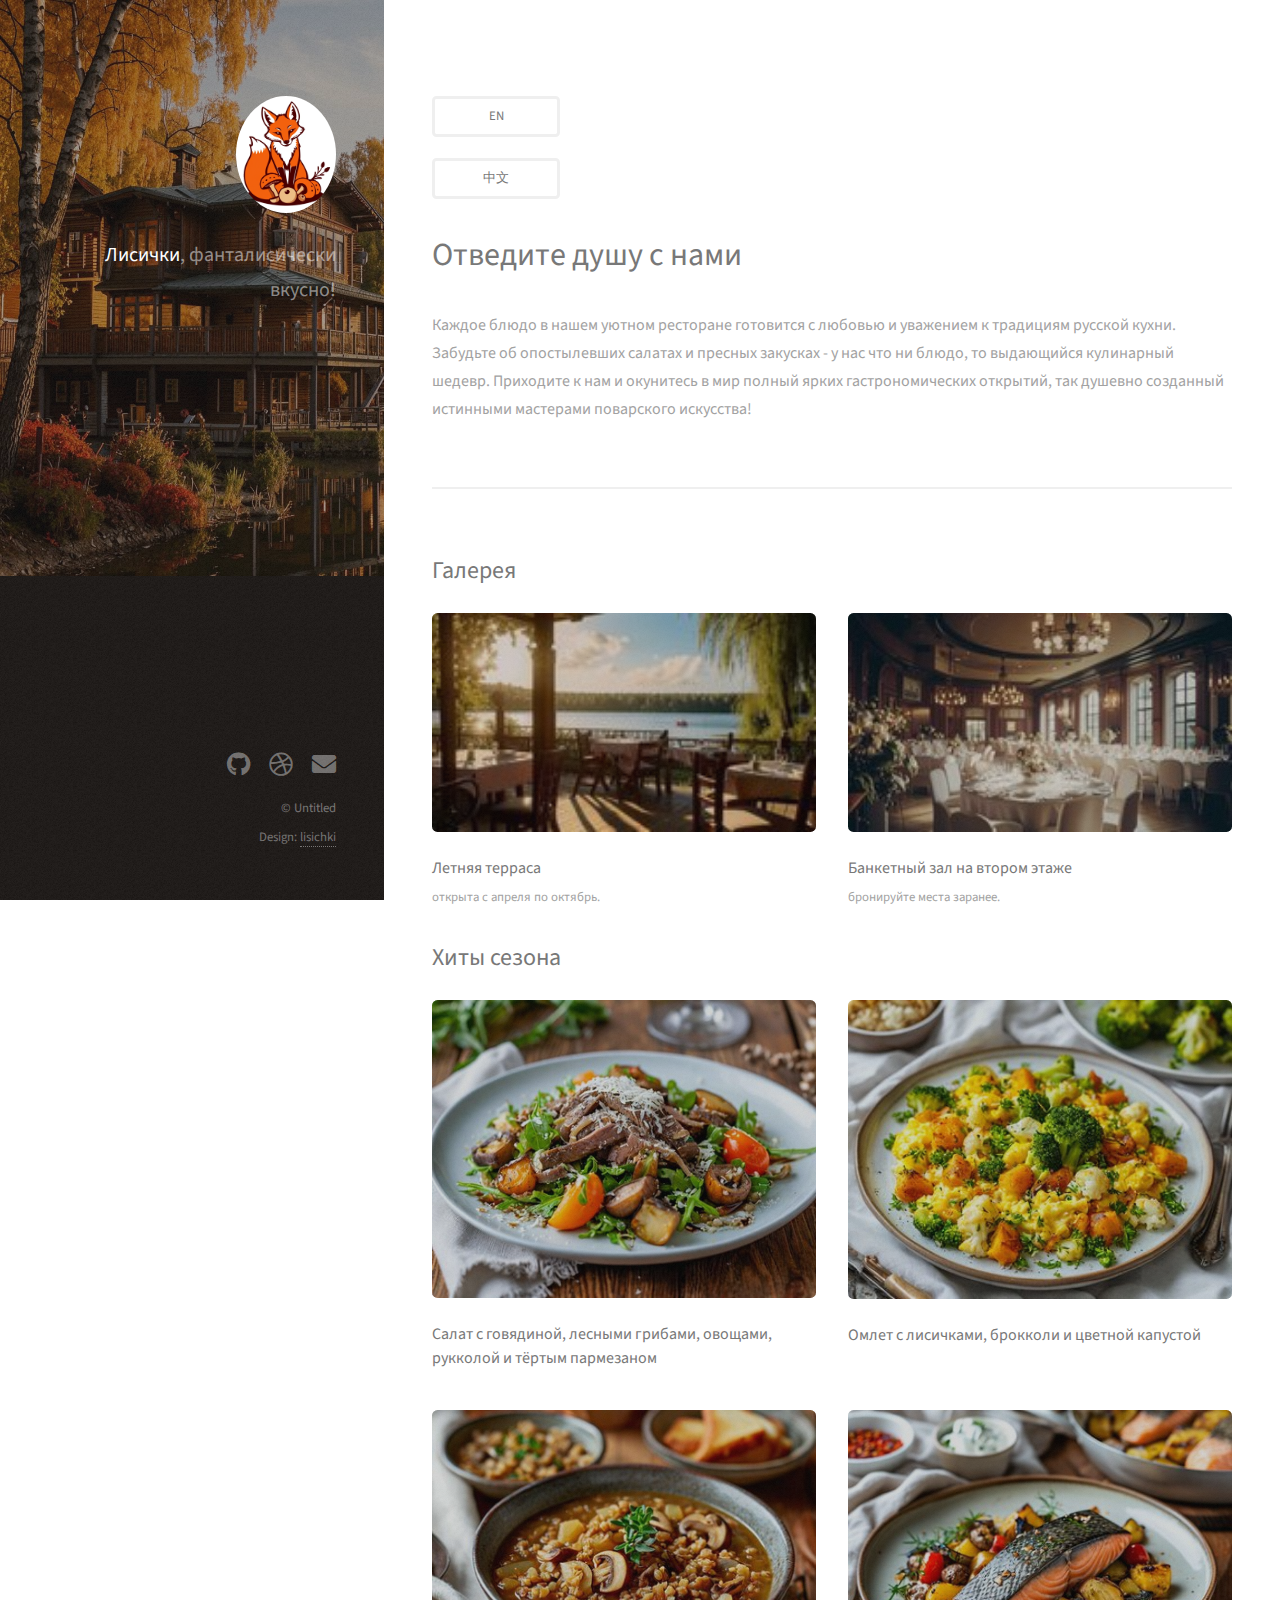
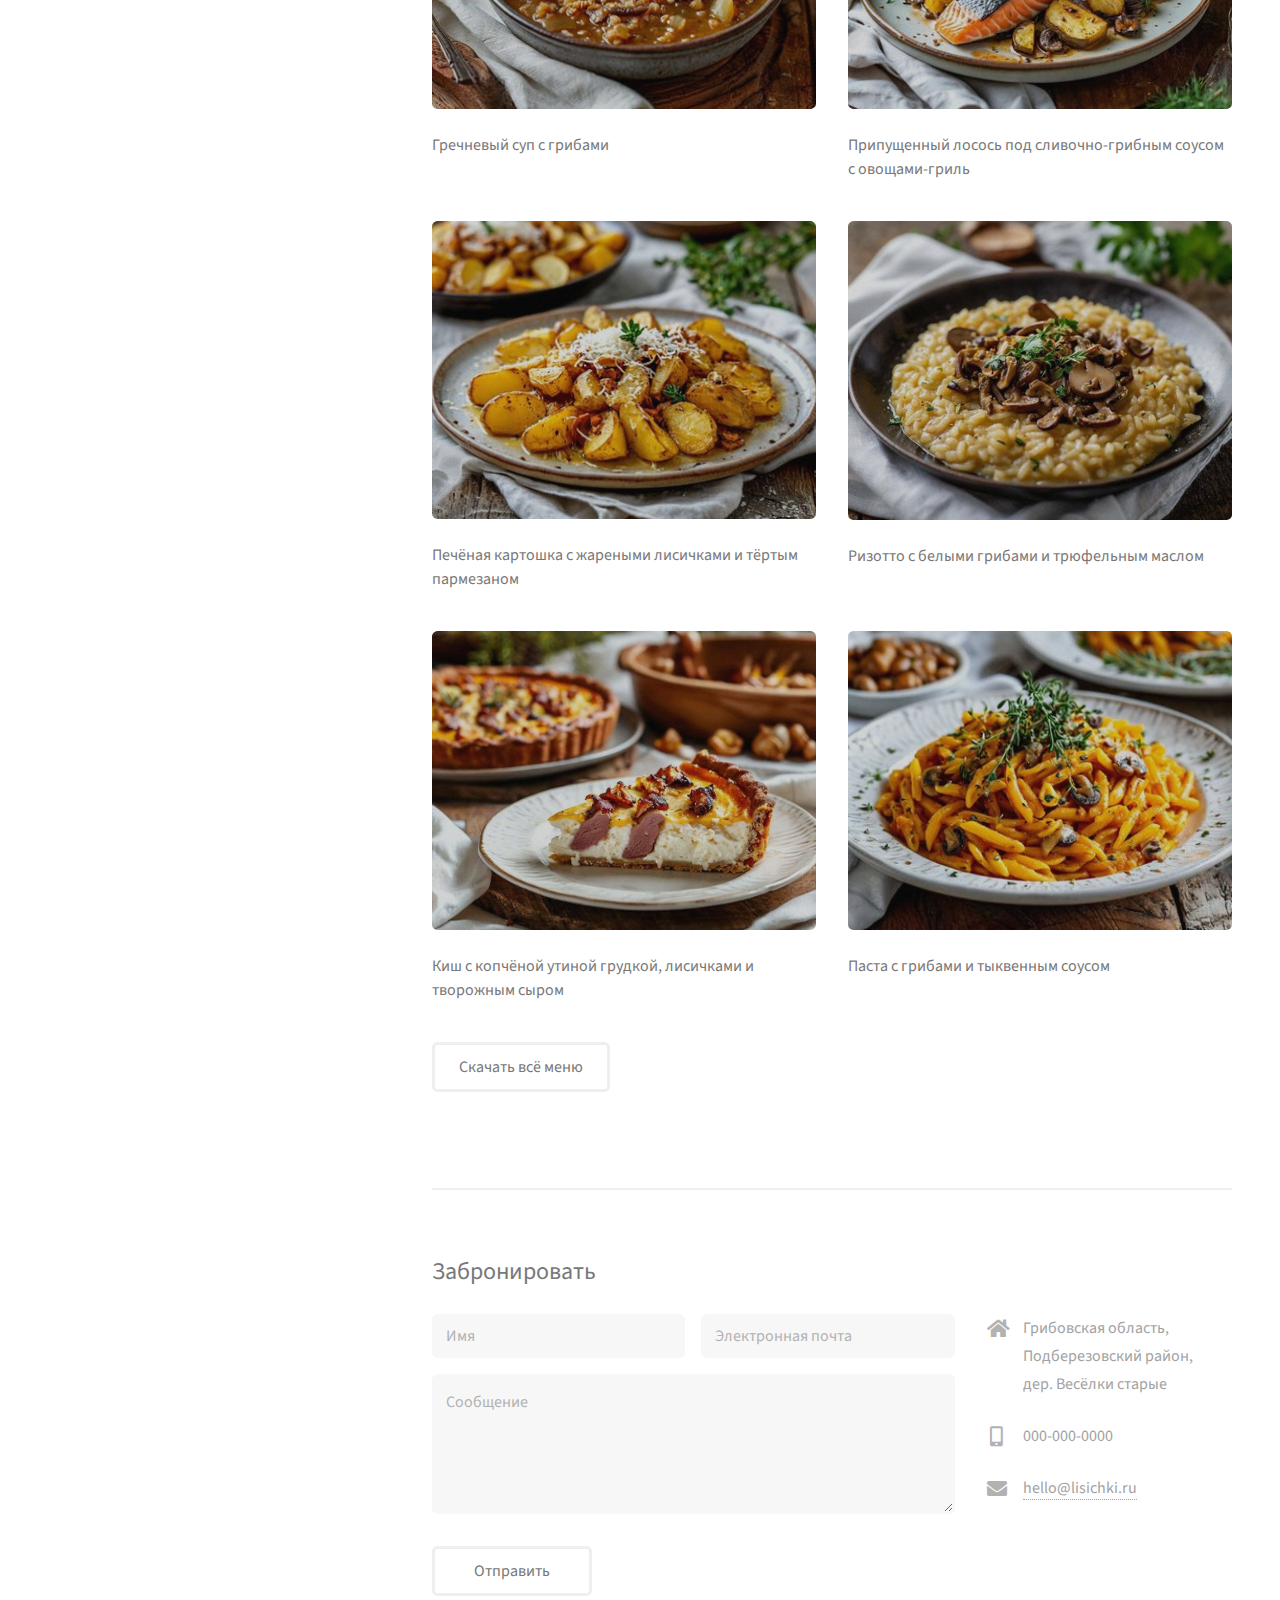
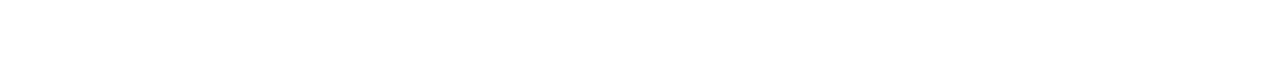
<file: index.html>
<!DOCTYPE HTML>

<html>
	<head>
		<title>Лисички</title>
		<meta charset="utf-8" />
		<meta name="viewport" content="width=device-width, initial-scale=1, user-scalable=no" />
		<link rel="stylesheet" href="assets/css/main.css" />
	</head>
	<body class="is-preload">

		<!-- Header -->
			<header id="header">
				<div class="inner">
					<a href="#" class="image avatar"><img src="images/avatar.jpg" alt="" /></a>
					<h1><strong>Лисички</strong>, фанталисически
						<br />
						 вкусно!</h1>
				</div>
			</header>

		<!-- Main -->
			<div id="main">
                
				<!-- One -->
					<section id="one">
				<div class="col-6 col-12-small">
					<ul class="actions stacked">
						<li><a href="index_en.html" class="button small">EN</a></li>
						<li><a href="index_zh.html" class="button small">中文</a></li>
					</ul>
				</div>		
						<header class="major">
							<h2>Отведите душу с нами</h2>
						</header>
						<p>Каждое блюдо в нашем уютном ресторане готовится с любовью и уважением к традициям русской кухни.  
							Забудьте об опостылевших салатах и пресных закусках - у нас что ни блюдо, то выдающийся кулинарный шедевр.
							Приходите к нам и окунитесь в мир полный ярких гастрономических открытий, так душевно созданный истинными мастерами поварского искусства!
							</p>
						
					</section>

				<!-- Two -->
					<section id="two">
						<h2>Галерея</h2>
						<div class="row">
							<article class="col-6 col-12-xsmall work-item">
								<a href="images/fulls/01.jpg" class="image fit thumb"><img src="images/thumbs/01.jpg" alt="" /></a>
								<h3>Летняя терраса</h3>
								<p>открыта с апреля по октябрь.</p>
							</article>
							<article class="col-6 col-12-xsmall work-item">
								<a href="images/fulls/02.jpg" class="image fit thumb"><img src="images/thumbs/02.jpg" alt="" /></a>
								<h3>Банкетный зал на втором этаже</h3>
								<p>бронируйте места заранее.</p>
							</article>
							
						</div>	
						<h2>Хиты сезона</h2>
						<div class="row">
                            <article class="col-6 col-12-xsmall work-item">
								<a href="images/fulls/03.jpg" class="image fit thumb"><img src="images/thumbs/03.jpg" alt="" /></a>
								<h3>Салат с говядиной, лесными грибами, овощами, рукколой и тёртым пармезаном</h3>
								<p></p>
							</article>
							<article class="col-6 col-12-xsmall work-item">
								<a href="images/fulls/04.jpg" class="image fit thumb"><img src="images/thumbs/04.jpg" alt="" /></a>
								<h3>Омлет с лисичками, брокколи и цветной капустой</h3>
								<p></p>
							</article>
							<article class="col-6 col-12-xsmall work-item">
								<a href="images/fulls/05.jpg" class="image fit thumb"><img src="images/thumbs/05.jpg" alt="" /></a>
								<h3>Гречневый суп с грибами</h3>
								<p></p>
							</article>
							<article class="col-6 col-12-xsmall work-item">
								<a href="images/fulls/06.jpg" class="image fit thumb"><img src="images/thumbs/06.jpg" alt="" /></a>
								<h3>Припущенный лосось под сливочно-грибным соусом с овощами-гриль</h3>
							</article>
							<article class="col-6 col-12-xsmall work-item">
								<a href="images/fulls/07.jpg" class="image fit thumb"><img src="images/thumbs/07.jpg" alt="" /></a>
								<h3>Печёная картошка с жареными лисичками и тёртым пармезаном</h3>
							</article>
							<article class="col-6 col-12-xsmall work-item">
								<a href="images/fulls/08.jpg" class="image fit thumb"><img src="images/thumbs/08.jpg" alt="" /></a>
								<h3>Ризотто с белыми грибами и трюфельным маслом</h3>
							</article>
							<article class="col-6 col-12-xsmall work-item">
								<a href="images/fulls/09.jpg" class="image fit thumb"><img src="images/thumbs/09.jpg" alt="" /></a>
								<h3>Киш с копчёной утиной грудкой, лисичками и творожным сыром</h3>
								<p></p>
							</article>	
							<article class="col-6 col-12-xsmall work-item">
								<a href="images/fulls/10.jpg" class="image fit thumb"><img src="images/thumbs/10.jpg" alt="" /></a>
								<h3>Паста с грибами и тыквенным соусом</h3>
							</article>
							<div class="row">
								<div class="col-6 col-12-small">
									<ul class="actions stacked">
										<li><a href="#" class="button">Скачать всё меню</a></li>
									</ul>
								</div>
							</div>	
						</div>		
					</section>
							
					<!-- Four -->
					<section id="four">
						<h2>Забронировать</h2>
						<div class="row">
							<div class="col-8 col-12-small">
								<form method="post" action="#">
									<div class="row gtr-uniform gtr-50">
										<div class="col-6 col-12-xsmall"><input type="text" name="name" id="name" placeholder="Имя" /></div>
										<div class="col-6 col-12-xsmall"><input type="email" name="email" id="email" placeholder="Электронная почта" /></div>
										<div class="col-12"><textarea name="message" id="message" placeholder="Сообщение" rows="4"></textarea></div>
									</div>
								</form>
								<ul class="actions">
									<li><input type="submit" value="Отправить" /></li>
								</ul>
							</div>
							<div class="col-4 col-12-small">
								<ul class="labeled-icons">
									<li>
										<h3 class="icon solid fa-home"><span class="label">Адрес</span></h3>
										Грибовская область, <br />
										Подберезовский район,<br />
										дер. Весёлки старые
									</li>
									<li>
										<h3 class="icon solid fa-mobile-alt"><span class="label">Телефон</span></h3>
										000-000-0000
									</li>
									<li>
										<h3 class="icon solid fa-envelope"><span class="label">Электронная почта</span></h3>
										<a href="#">hello@lisichki.ru</a>
									</li>
								</ul>
							</div>
						</div>
					</section>

			</div>

		<!-- Footer -->
			<footer id="footer">
				<div class="inner">
					<ul class="icons">
						<li><a href="#" class="icon brands fa-github"><span class="label">Github</span></a></li>
						<li><a href="#" class="icon brands fa-dribbble"><span class="label">Dribbble</span></a></li>
						<li><a href="#" class="icon solid fa-envelope"><span class="label">Email</span></a></li>
					</ul>
					<ul class="copyright">
						<li>&copy; Untitled</li><li>Design: <a href="https://daraughninot.github.io/lisichki/">lisichki</a></li>
					</ul>
				</div>
			</footer>

		<!-- Scripts -->
			<script src="assets/js/jquery.min.js"></script>
			<script src="assets/js/jquery.poptrox.min.js"></script>
			<script src="assets/js/browser.min.js"></script>
			<script src="assets/js/breakpoints.min.js"></script>
			<script src="assets/js/util.js"></script>
			<script src="assets/js/main.js"></script>

	</body>

</html>
</file>
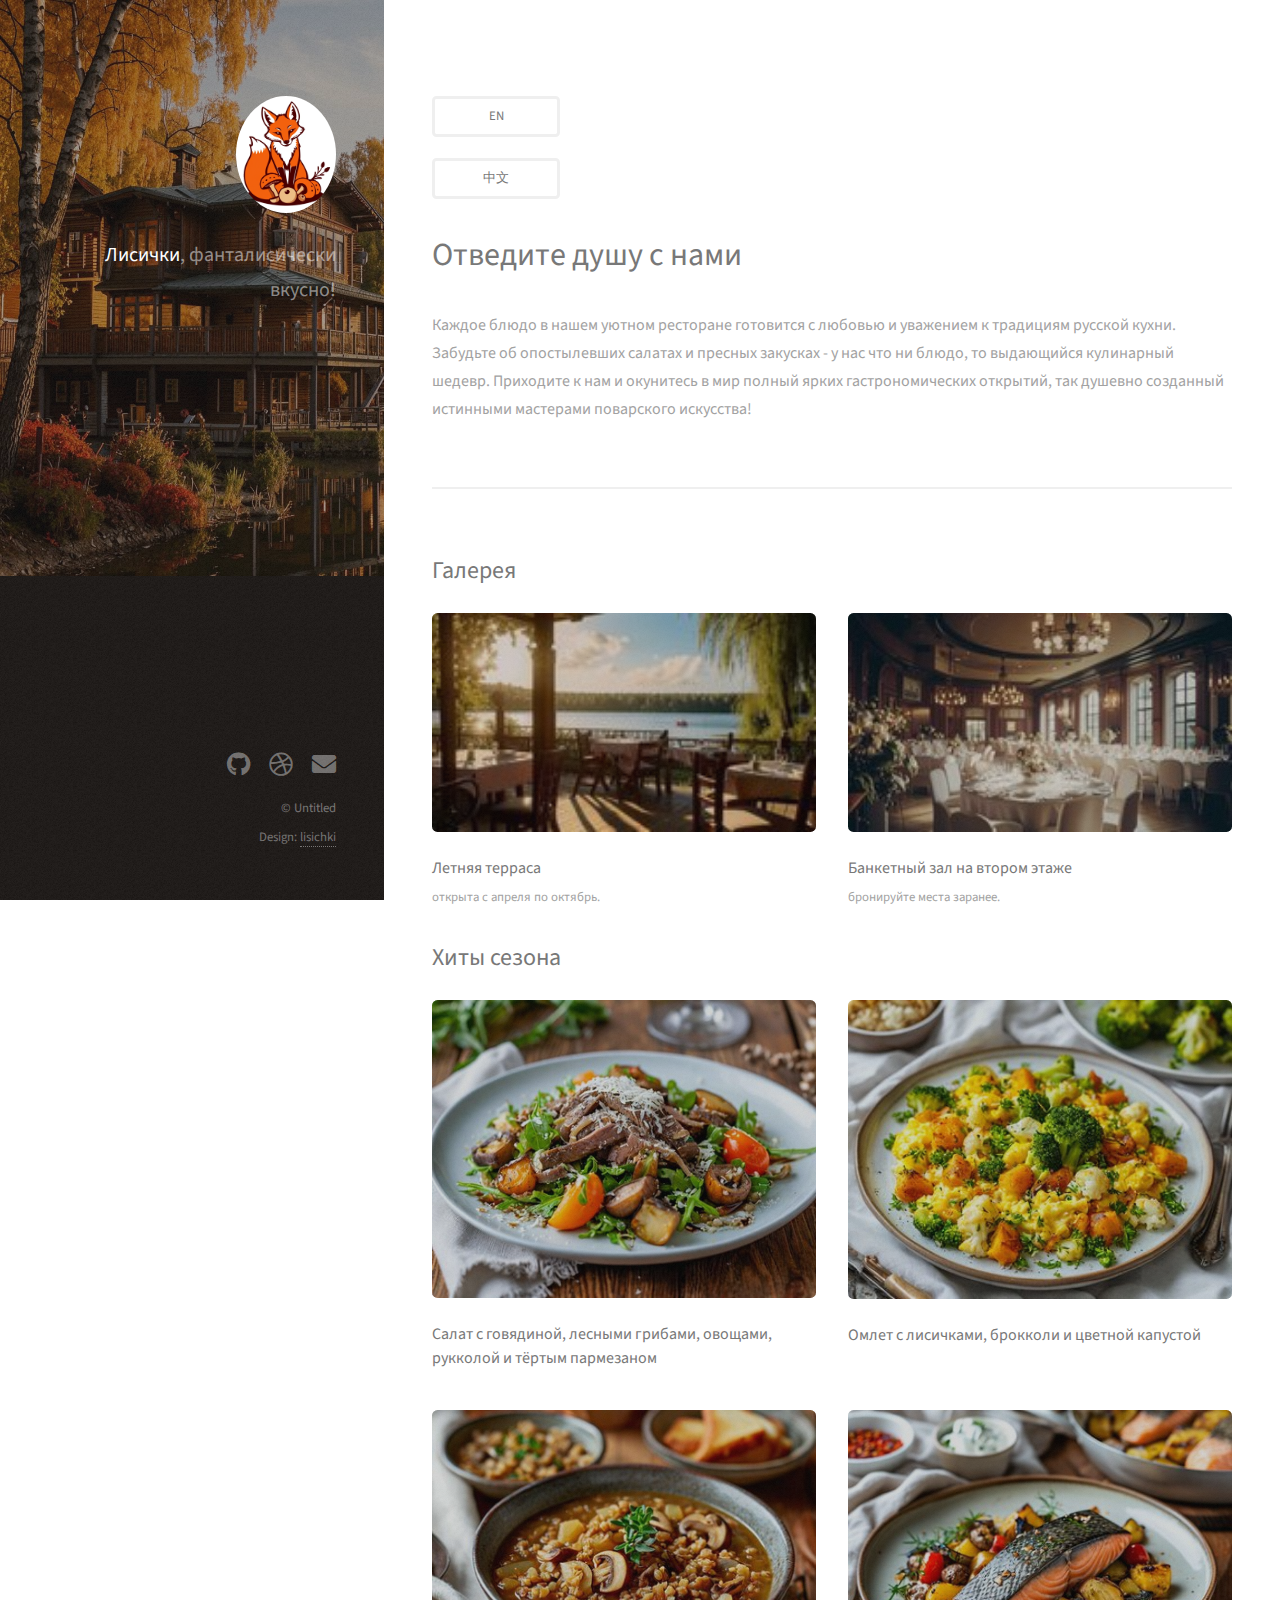
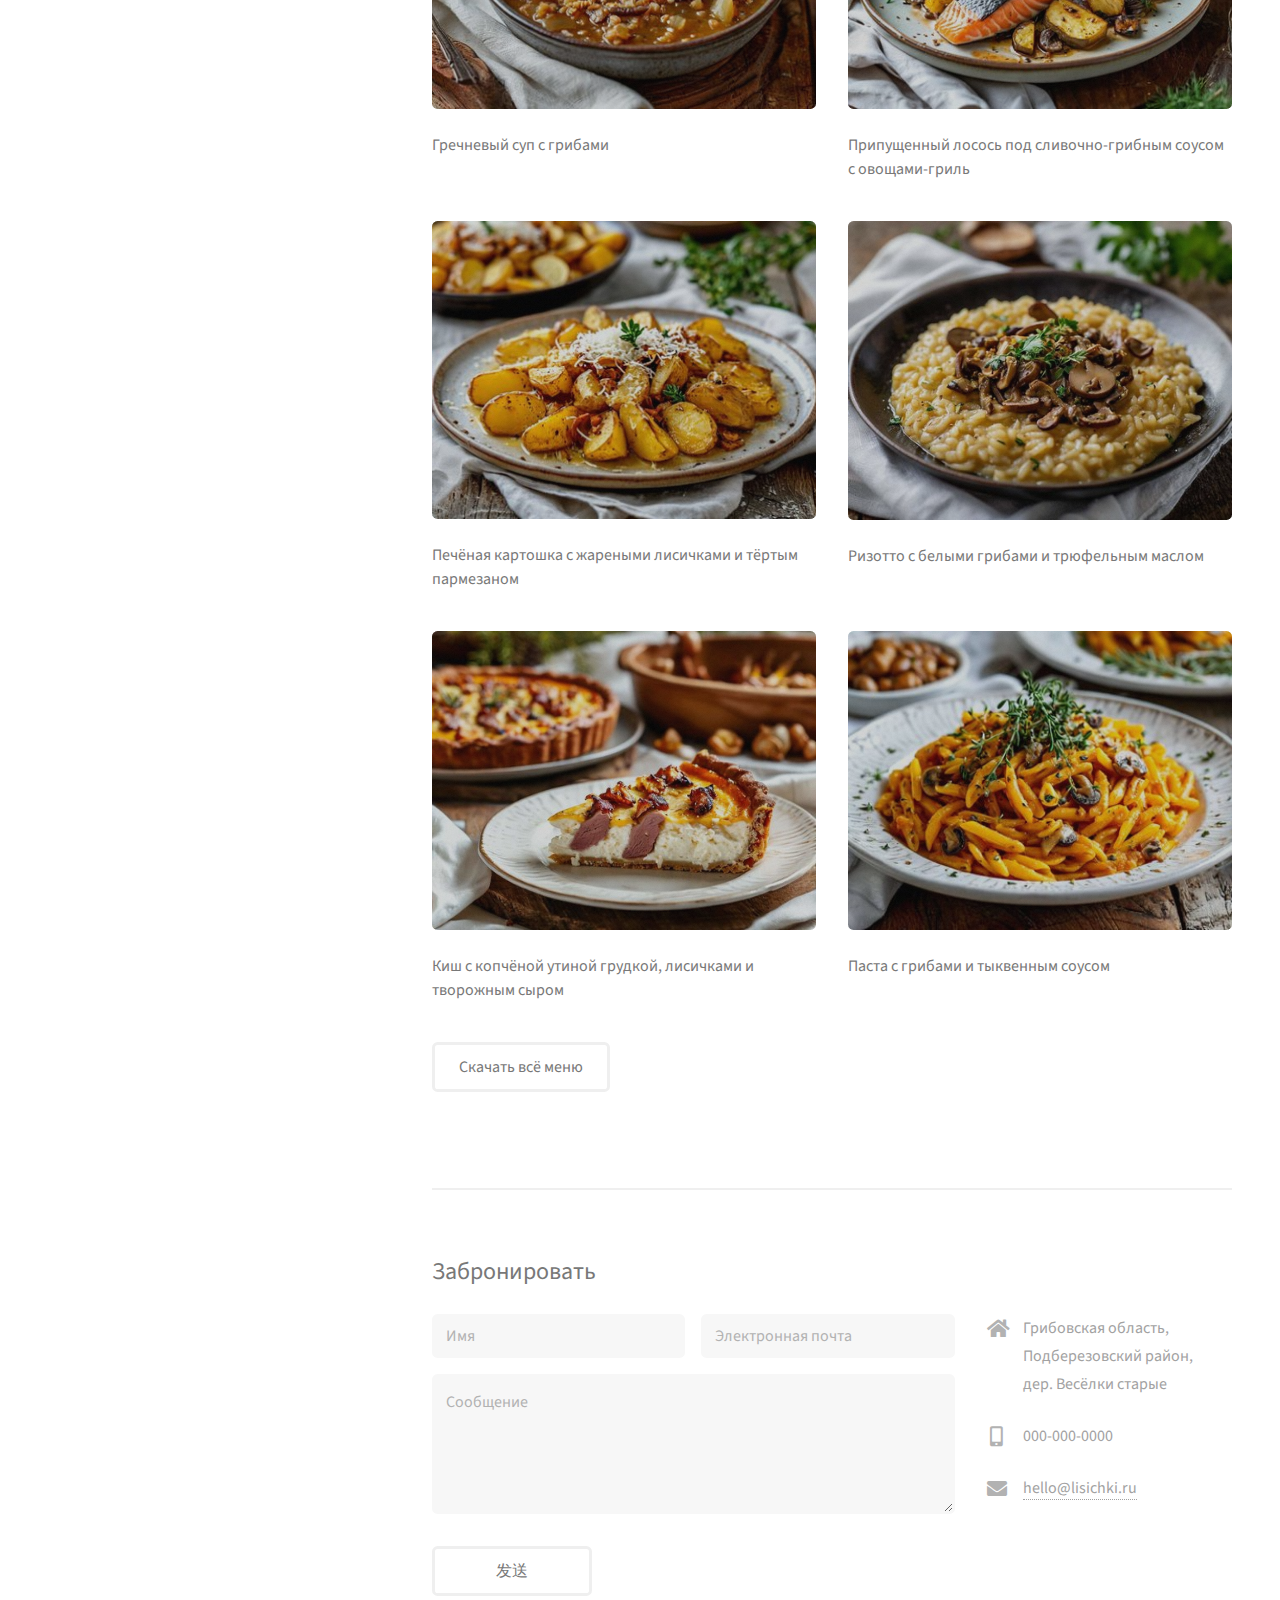
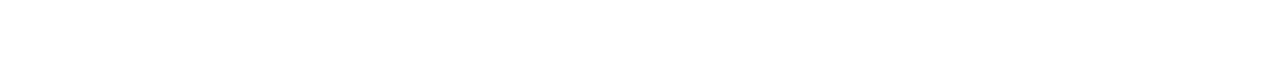
<file: lang/index.html>
<!DOCTYPE HTML>

<html>
	<head>
		<title>Лисички</title>
		<meta charset="utf-8" />
		<meta name="viewport" content="width=device-width, initial-scale=1, user-scalable=no" />
		<link rel="stylesheet" href="assets/css/main.css" />
	</head>
	<body class="is-preload">

		<!-- Header -->
			<header id="header">
				<div class="inner">
					<a href="#" class="image avatar"><img src="images/avatar.jpg" alt="" /></a>
					<h1><strong>Лисички</strong>, фанталисически
						<br />
						 вкусно!</h1>
				</div>
			</header>

		<!-- Main -->
			<div id="main">
                
				<!-- One -->
					<section id="one">
				<div class="col-6 col-12-small">
					<ul class="actions stacked">
						<li><a href="/index_en.html" class="button small">EN</a></li>
						<li><a href="/index_zh.html" class="button small">中文</a></li>
					</ul>
				</div>		
						<header class="major">
							<h2>Отведите душу с нами</h2>
						</header>
						<p>Каждое блюдо в нашем уютном ресторане готовится с любовью и уважением к традициям русской кухни.  
							Забудьте об опостылевших салатах и пресных закусках - у нас что ни блюдо, то выдающийся кулинарный шедевр.
							Приходите к нам и окунитесь в мир полный ярких гастрономических открытий, так душевно созданный истинными мастерами поварского искусства!
							</p>
						
					</section>

				<!-- Two -->
					<section id="two">
						<h2>Галерея</h2>
						<div class="row">
							<article class="col-6 col-12-xsmall work-item">
								<a href="images/fulls/01.jpg" class="image fit thumb"><img src="images/thumbs/01.jpg" alt="" /></a>
								<h3>Летняя терраса</h3>
								<p>открыта с апреля по октябрь.</p>
							</article>
							<article class="col-6 col-12-xsmall work-item">
								<a href="images/fulls/02.jpg" class="image fit thumb"><img src="images/thumbs/02.jpg" alt="" /></a>
								<h3>Банкетный зал на втором этаже</h3>
								<p>бронируйте места заранее.</p>
							</article>
							
						</div>	
						<h2>Хиты сезона</h2>
						<div class="row">
                            <article class="col-6 col-12-xsmall work-item">
								<a href="images/fulls/03.jpg" class="image fit thumb"><img src="images/thumbs/03.jpg" alt="" /></a>
								<h3>Салат с говядиной, лесными грибами, овощами, рукколой и тёртым пармезаном</h3>
								<p></p>
							</article>
							<article class="col-6 col-12-xsmall work-item">
								<a href="images/fulls/04.jpg" class="image fit thumb"><img src="images/thumbs/04.jpg" alt="" /></a>
								<h3>Омлет с лисичками, брокколи и цветной капустой</h3>
								<p></p>
							</article>
							<article class="col-6 col-12-xsmall work-item">
								<a href="images/fulls/05.jpg" class="image fit thumb"><img src="images/thumbs/05.jpg" alt="" /></a>
								<h3>Гречневый суп с грибами</h3>
								<p></p>
							</article>
							<article class="col-6 col-12-xsmall work-item">
								<a href="images/fulls/06.jpg" class="image fit thumb"><img src="images/thumbs/06.jpg" alt="" /></a>
								<h3>Припущенный лосось под сливочно-грибным соусом с овощами-гриль</h3>
							</article>
							<article class="col-6 col-12-xsmall work-item">
								<a href="images/fulls/07.jpg" class="image fit thumb"><img src="images/thumbs/07.jpg" alt="" /></a>
								<h3>Печёная картошка с жареными лисичками и тёртым пармезаном</h3>
							</article>
							<article class="col-6 col-12-xsmall work-item">
								<a href="images/fulls/08.jpg" class="image fit thumb"><img src="images/thumbs/08.jpg" alt="" /></a>
								<h3>Ризотто с белыми грибами и трюфельным маслом</h3>
							</article>
							<article class="col-6 col-12-xsmall work-item">
								<a href="images/fulls/09.jpg" class="image fit thumb"><img src="images/thumbs/09.jpg" alt="" /></a>
								<h3>Киш с копчёной утиной грудкой, лисичками и творожным сыром</h3>
								<p></p>
							</article>	
							<article class="col-6 col-12-xsmall work-item">
								<a href="images/fulls/10.jpg" class="image fit thumb"><img src="images/thumbs/10.jpg" alt="" /></a>
								<h3>Паста с грибами и тыквенным соусом</h3>
							</article>
							<div class="row">
								<div class="col-6 col-12-small">
									<ul class="actions stacked">
										<li><a href="#" class="button">Скачать всё меню</a></li>
									</ul>
								</div>
							</div>	
						</div>		
					</section>
							
					<!-- Four -->
					<section id="four">
						<h2>Забронировать</h2>
						<div class="row">
							<div class="col-8 col-12-small">
								<form method="post" action="#">
									<div class="row gtr-uniform gtr-50">
										<div class="col-6 col-12-xsmall"><input type="text" name="name" id="name" placeholder="Имя" /></div>
										<div class="col-6 col-12-xsmall"><input type="email" name="email" id="email" placeholder="Электронная почта" /></div>
										<div class="col-12"><textarea name="message" id="message" placeholder="Сообщение" rows="4"></textarea></div>
									</div>
								</form>
								<ul class="actions">
									<li><input type="submit" value="发送" /></li>
								</ul>
							</div>
							<div class="col-4 col-12-small">
								<ul class="labeled-icons">
									<li>
										<h3 class="icon solid fa-home"><span class="label">Адрес</span></h3>
										Грибовская область, <br />
										Подберезовский район,<br />
										дер. Весёлки старые
									</li>
									<li>
										<h3 class="icon solid fa-mobile-alt"><span class="label">Телефон</span></h3>
										000-000-0000
									</li>
									<li>
										<h3 class="icon solid fa-envelope"><span class="label">Электронная почта</span></h3>
										<a href="#">hello@lisichki.ru</a>
									</li>
								</ul>
							</div>
						</div>
					</section>

			</div>

		<!-- Footer -->
			<footer id="footer">
				<div class="inner">
					<ul class="icons">
						<li><a href="#" class="icon brands fa-github"><span class="label">Github</span></a></li>
						<li><a href="#" class="icon brands fa-dribbble"><span class="label">Dribbble</span></a></li>
						<li><a href="#" class="icon solid fa-envelope"><span class="label">Email</span></a></li>
					</ul>
					<ul class="copyright">
						<li>&copy; Untitled</li><li>Design: <a href="http://lisichki.net">lisichki</a></li>
					</ul>
				</div>
			</footer>

		<!-- Scripts -->
			<script src="assets/js/jquery.min.js"></script>
			<script src="assets/js/jquery.poptrox.min.js"></script>
			<script src="assets/js/browser.min.js"></script>
			<script src="assets/js/breakpoints.min.js"></script>
			<script src="assets/js/util.js"></script>
			<script src="assets/js/main.js"></script>

	</body>
</html>
</file>
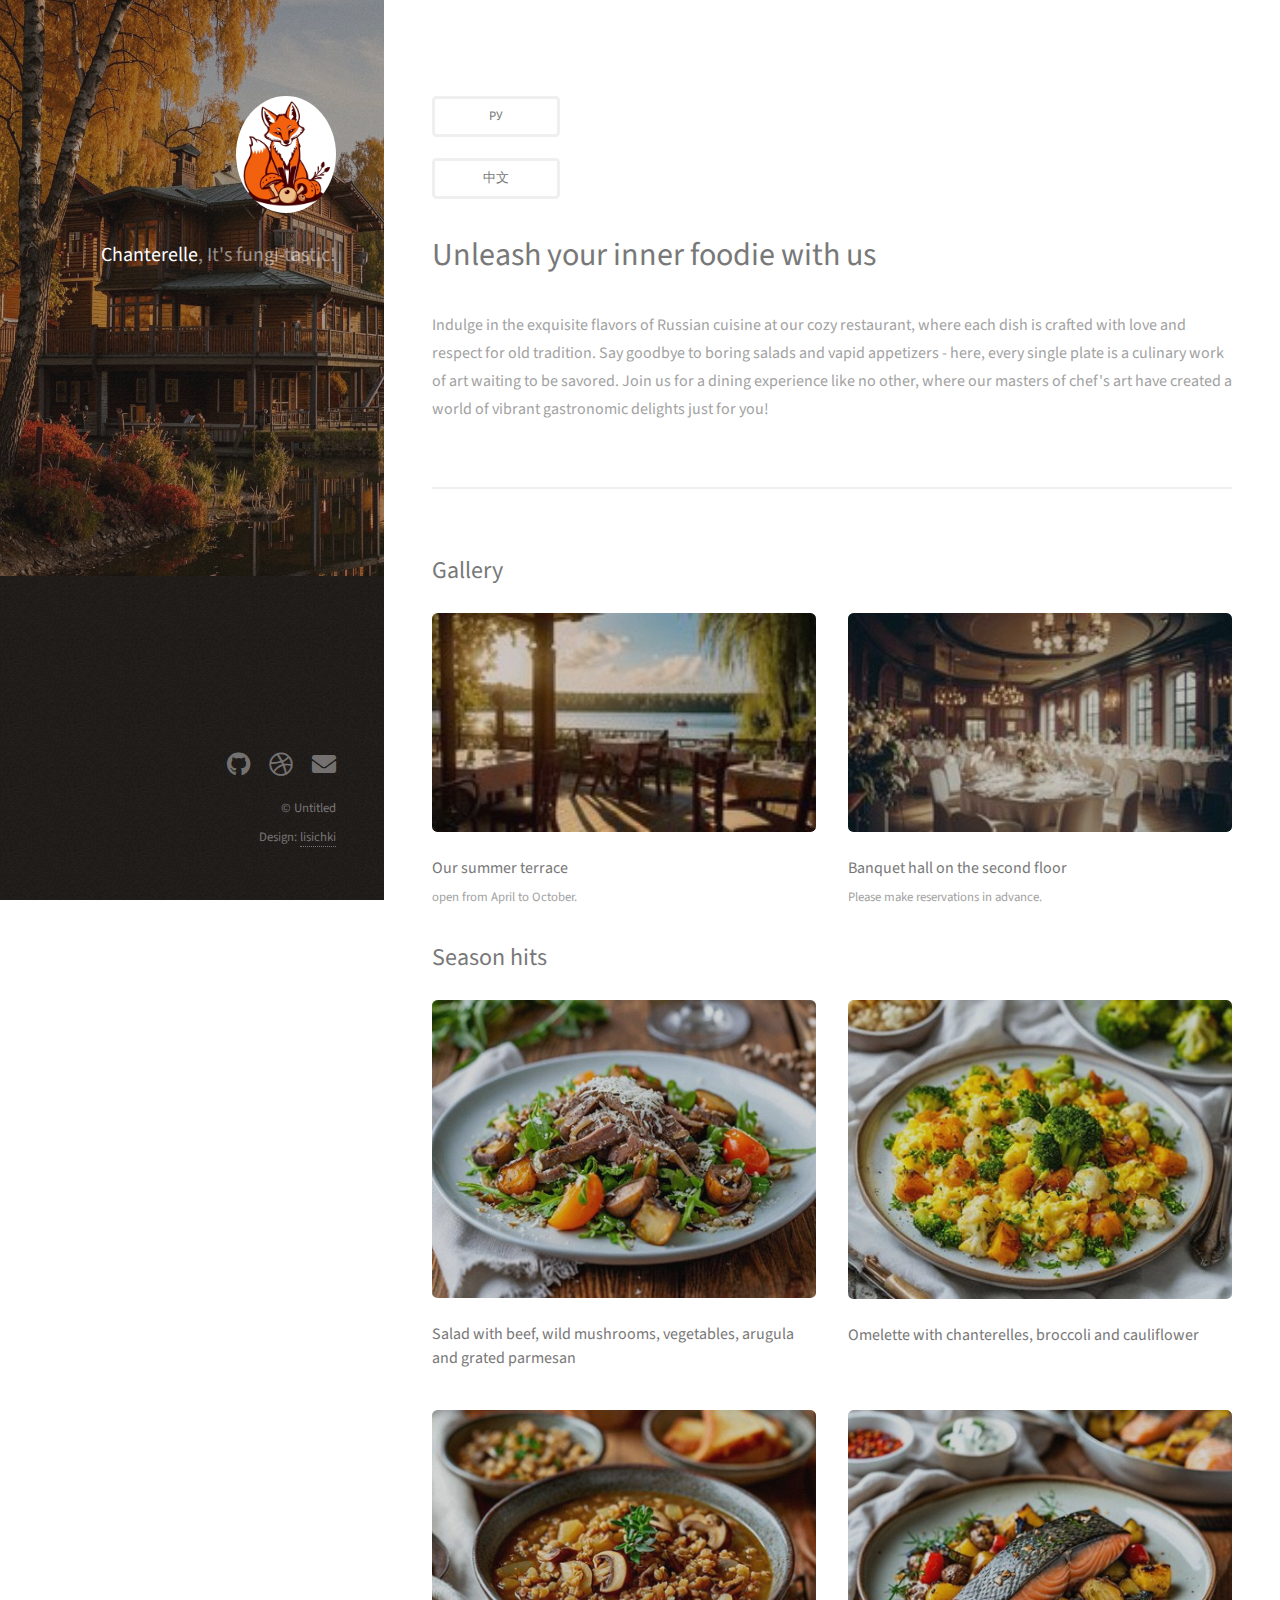
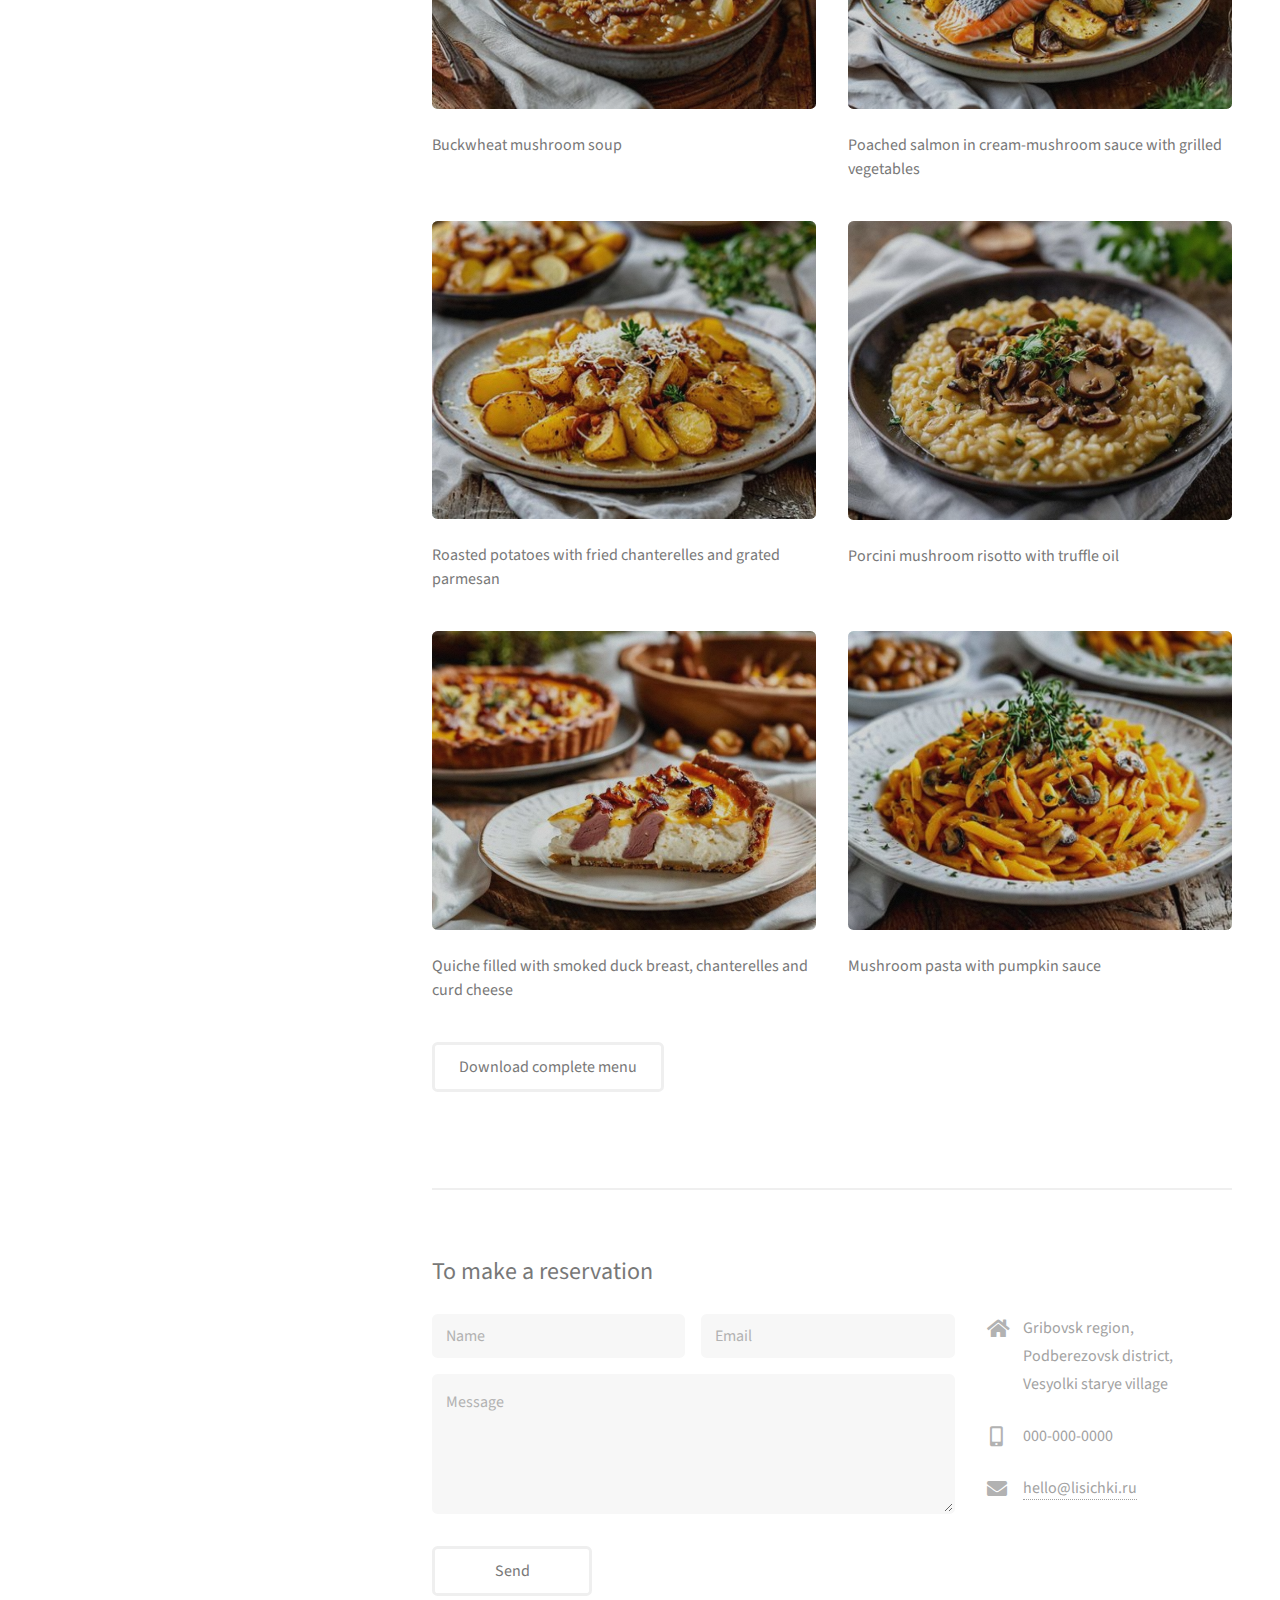
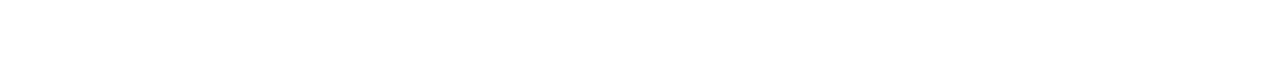
<file: index_en.html>
<!DOCTYPE HTML>

<html>
	<head>
		<title>Chanterelle</title>
		<meta charset="utf-8" />
		<meta name="viewport" content="width=device-width, initial-scale=1, user-scalable=no" />
		<link rel="stylesheet" href="assets/css/main.css" />
	</head>
	<body class="is-preload">

		<!-- Header -->
			<header id="header">
				<div class="inner">
					<a href="#" class="image avatar"><img src="images/avatar.jpg" alt="" /></a>
					<h1><strong>Chanterelle</strong>, It's
						<br />
						fungi-tastic!</h1>
				</div>
			</header>
			
			
			
		<!-- Main -->
			<div id="main">
                
				
				<!-- One -->
					<section id="one">
						<div class="col-6 col-12-small">
							<ul class="actions stacked">
								<li><a href="index.html" class="button small">РУ</a></li>
								<li><a href="index_zh.html" class="button small">中文</a></li>
							</ul>
						</div>				
						<header class="major">
							<h2>Unleash your inner foodie with us</h2>
						</header>
						<p>Indulge in the exquisite flavors of Russian cuisine at our cozy restaurant, where each dish is crafted with love and respect for old tradition. 
							Say goodbye to boring salads and vapid appetizers - here, every single plate is a culinary work of art waiting to be savored. 
							Join us for a dining experience like no other, where our masters of chef's art have created a world of vibrant gastronomic delights just for you!						
					</section>

				<!-- Two -->
					<section id="two">
						<h2>Gallery</h2>
						<div class="row">
							<article class="col-6 col-12-xsmall work-item">
								<a href="images/fulls/01.jpg" class="image fit thumb"><img src="images/thumbs/01.jpg" alt="" /></a>
								<h3>Our summer terrace</h3>
								<p>open from April to October.</p>
							</article>
							<article class="col-6 col-12-xsmall work-item">
								<a href="images/fulls/02.jpg" class="image fit thumb"><img src="images/thumbs/02.jpg" alt="" /></a>
								<h3>Banquet hall on the second floor</h3>
								<p>Please make reservations in advance.</p>
							</article>
						</div>	
						<h2>Season hits</h2>
						<div class="row">							
                            <article class="col-6 col-12-xsmall work-item">
								<a href="images/fulls/03.jpg" class="image fit thumb"><img src="images/thumbs/03.jpg" alt="" /></a>
								<h3>Salad with beef, wild mushrooms, vegetables, arugula and grated parmesan</h3>
							</article>
							<article class="col-6 col-12-xsmall work-item">
								<a href="images/fulls/04.jpg" class="image fit thumb"><img src="images/thumbs/04.jpg" alt="" /></a>
								<h3>Omelette with chanterelles, broccoli and cauliflower</h3>
							</article>
							<article class="col-6 col-12-xsmall work-item">
								<a href="images/fulls/05.jpg" class="image fit thumb"><img src="images/thumbs/05.jpg" alt="" /></a>
								<h3>Buckwheat mushroom soup</h3>
							</article>
							<article class="col-6 col-12-xsmall work-item">
								<a href="images/fulls/06.jpg" class="image fit thumb"><img src="images/thumbs/06.jpg" alt="" /></a>
								<h3>Poached salmon in cream-mushroom sauce with grilled vegetables</h3>
							</article>
							<article class="col-6 col-12-xsmall work-item">
								<a href="images/fulls/07.jpg" class="image fit thumb"><img src="images/thumbs/07.jpg" alt="" /></a>
								<h3>Roasted potatoes with fried chanterelles and grated parmesan</h3>
							</article>
							<article class="col-6 col-12-xsmall work-item">
								<a href="images/fulls/08.jpg" class="image fit thumb"><img src="images/thumbs/08.jpg" alt="" /></a>
								<h3>Porcini mushroom risotto with truffle oil</h3>
							</article>
							<article class="col-6 col-12-xsmall work-item">
								<a href="images/fulls/09.jpg" class="image fit thumb"><img src="images/thumbs/09.jpg" alt="" /></a>
								<h3>Quiche filled with smoked duck breast, chanterelles and curd cheese</h3>
							</article>	
							<article class="col-6 col-12-xsmall work-item">
								<a href="images/fulls/10.jpg" class="image fit thumb"><img src="images/thumbs/10.jpg" alt="" /></a>
								<h3>Mushroom pasta with pumpkin sauce</h3>
								<p></p>
							</article>
							
							<div class="row">
								<div class="col-6 col-12-small">
									<ul class="actions stacked">
										<li><a href="#" class="button">Download complete menu</a></li>
									</ul>
								</div>
							</div>	
					</div>
						
					</section>

						<!-- Three -->
					<section id="three">
						<h2>To make a reservation</h2>
						<div class="row">
							<div class="col-8 col-12-small">
								<form method="post" action="#">
									<div class="row gtr-uniform gtr-50">
										<div class="col-6 col-12-xsmall"><input type="text" name="name" id="name" placeholder="Name" /></div>
										<div class="col-6 col-12-xsmall"><input type="email" name="email" id="email" placeholder="Email" /></div>
										<div class="col-12"><textarea name="message" id="message" placeholder="Message" rows="4"></textarea></div>
									</div>
								</form>
								<ul class="actions">
									<li><input type="submit" value="Send" /></li>
								</ul>
							</div>
							<div class="col-4 col-12-small">
								<ul class="labeled-icons">
									<li>
										<h3 class="icon solid fa-home"><span class="label">Address</span></h3>
										Gribovsk region, <br />
										Podberezovsk district, <br />
										Vesyolki starye village
									</li>
									<li>
										<h3 class="icon solid fa-mobile-alt"><span class="label">Phone</span></h3>
										000-000-0000
									</li>
									<li>
										<h3 class="icon solid fa-envelope"><span class="label">Email</span></h3>
										<a href="#">hello@lisichki.ru</a>
									</li>
								</ul>
							</div>
						</div>
					</section>

			</div>

		<!-- Footer -->
			<footer id="footer">
				<div class="inner">
					<ul class="icons">
						<li><a href="#" class="icon brands fa-github"><span class="label">Github</span></a></li>
						<li><a href="#" class="icon brands fa-dribbble"><span class="label">Dribbble</span></a></li>
						<li><a href="#" class="icon solid fa-envelope"><span class="label">Email</span></a></li>
					</ul>
					<ul class="copyright">
						<li>&copy; Untitled</li><li>Design: <a href="https://daraughninot.github.io/lisichki/">lisichki</a></li>
					</ul>
				</div>
			</footer>

		<!-- Scripts -->
			<script src="assets/js/jquery.min.js"></script>
			<script src="assets/js/jquery.poptrox.min.js"></script>
			<script src="assets/js/browser.min.js"></script>
			<script src="assets/js/breakpoints.min.js"></script>
			<script src="assets/js/util.js"></script>
			<script src="assets/js/main.js"></script>

	</body>
</html>
</file>
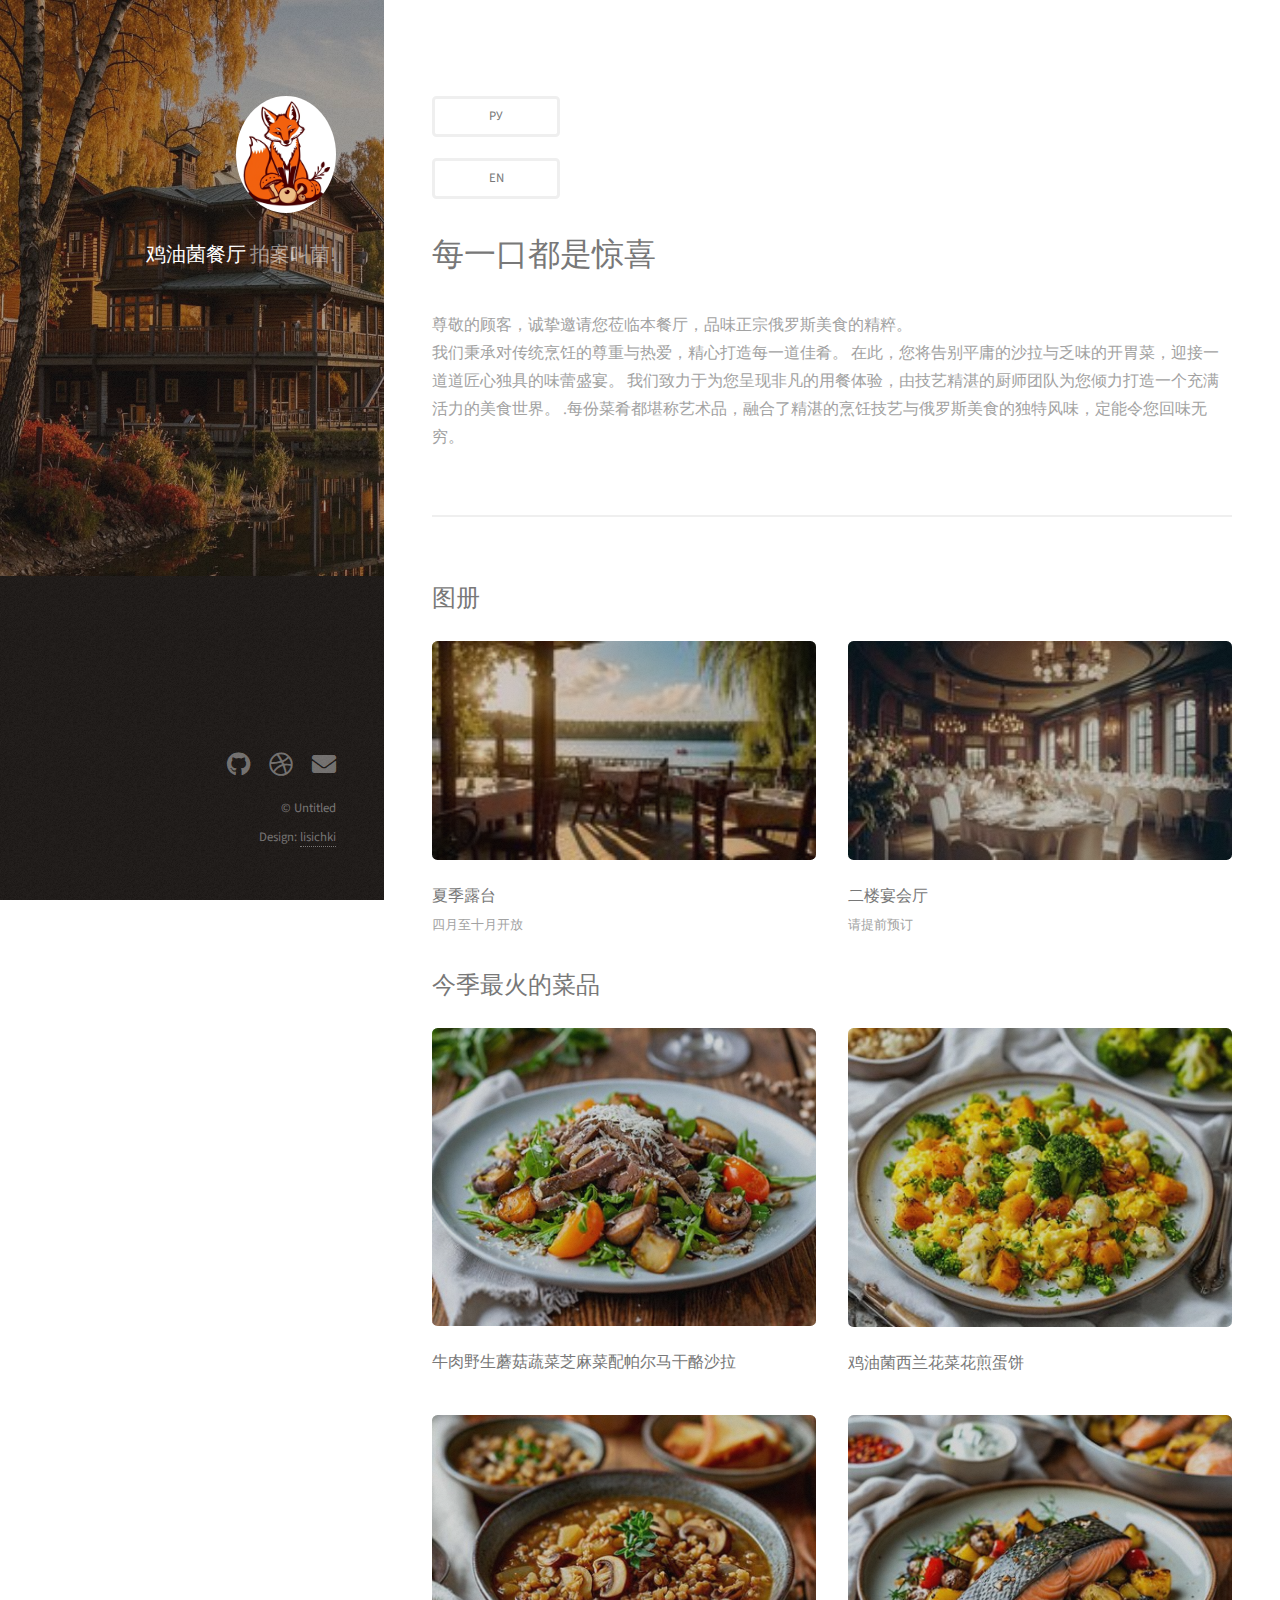
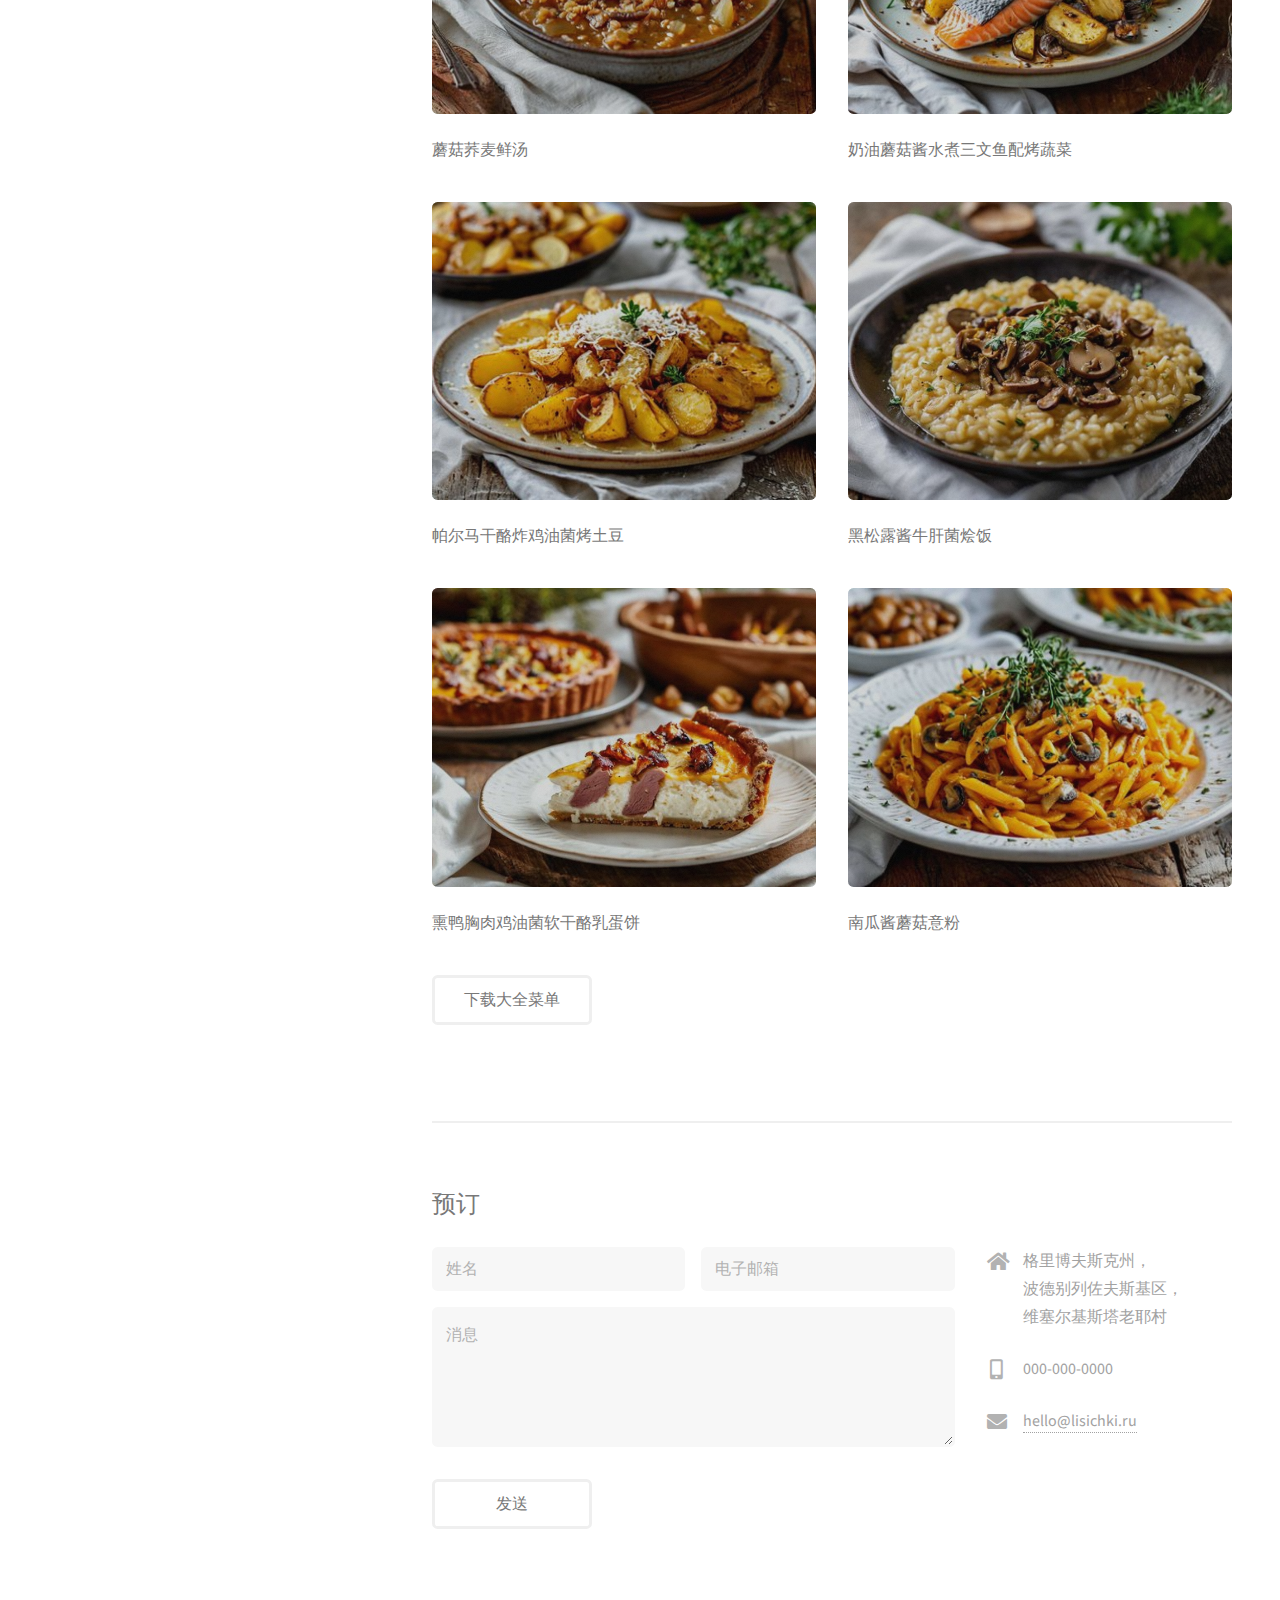
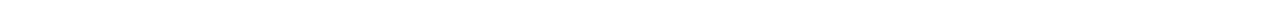
<file: index_zh.html>
<!DOCTYPE HTML>

<html>
	<head>
		<title>鸡油菌餐厅</title>
		<meta charset="utf-8" />
		<meta name="viewport" content="width=device-width, initial-scale=1, user-scalable=no" />
		<link rel="stylesheet" href="assets/css/main.css" />
	</head>
	<body class="is-preload">

		<!-- Header -->
			<header id="header">
				<div class="inner">
					<a href="#" class="image avatar"><img src="images/avatar.jpg" alt="" /></a>
					<h1><strong>鸡油菌餐厅</strong>
						<br />
						拍案叫菌!</h1>
				</div>
			</header>
			
			
			
		<!-- Main -->
			<div id="main">
                
				
				<!-- One -->
					<section id="one">
						<div class="col-6 col-12-small">
							<ul class="actions stacked">
								<li><a href="index.html" class="button small">РУ</a></li>
								<li><a href="index_en.html" class="button small">EN</a></li>
							</ul>
						</div>				
						<header class="major">
							<h2>每一口都是惊喜</h2>
						</header>
						<p>尊敬的顾客，诚挚邀请您莅临本餐厅，品味正宗俄罗斯美食的精粹。<br />
                            我们秉承对传统烹饪的尊重与热爱，精心打造每一道佳肴。
                            在此，您将告别平庸的沙拉与乏味的开胃菜，迎接一道道匠心独具的味蕾盛宴。
                            我们致力于为您呈现非凡的用餐体验，由技艺精湛的厨师团队为您倾力打造一个充满活力的美食世界。
                            .每份菜肴都堪称艺术品，融合了精湛的烹饪技艺与俄罗斯美食的独特风味，定能令您回味无穷。
					</section>

				<!-- Two -->
					<section id="two">
						<h2>图册</h2>
						<div class="row">
							<article class="col-6 col-12-xsmall work-item">
								<a href="images/fulls/01.jpg" class="image fit thumb"><img src="images/thumbs/01.jpg" alt="" /></a>
								<h3>夏季露台</h3>
								<p>四月至十月开放</p>
							</article>
							<article class="col-6 col-12-xsmall work-item">
								<a href="images/fulls/02.jpg" class="image fit thumb"><img src="images/thumbs/02.jpg" alt="" /></a>
								<h3>二楼宴会厅</h3>
								<p>请提前预订</p>
							</article>
						</div>	
						<h2>今季最火的菜品</h2>
						<div class="row">							
                            <article class="col-6 col-12-xsmall work-item">
								<a href="images/fulls/03.jpg" class="image fit thumb"><img src="images/thumbs/03.jpg" alt="" /></a>
								<h3>牛肉野生蘑菇蔬菜芝麻菜配帕尔马干酪沙拉</h3>
							</article>
							<article class="col-6 col-12-xsmall work-item">
								<a href="images/fulls/04.jpg" class="image fit thumb"><img src="images/thumbs/04.jpg" alt="" /></a>
								<h3>鸡油菌西兰花菜花煎蛋饼</h3>
							</article>
							<article class="col-6 col-12-xsmall work-item">
								<a href="images/fulls/05.jpg" class="image fit thumb"><img src="images/thumbs/05.jpg" alt="" /></a>
								<h3>蘑菇荞麦鲜汤</h3>
							</article>
							<article class="col-6 col-12-xsmall work-item">
								<a href="images/fulls/06.jpg" class="image fit thumb"><img src="images/thumbs/06.jpg" alt="" /></a>
								<h3>奶油蘑菇酱水煮三文鱼配烤蔬菜</h3>
							</article>
							<article class="col-6 col-12-xsmall work-item">
								<a href="images/fulls/07.jpg" class="image fit thumb"><img src="images/thumbs/07.jpg" alt="" /></a>
								<h3>帕尔马干酪炸鸡油菌烤土豆</h3>
							</article>
							<article class="col-6 col-12-xsmall work-item">
								<a href="images/fulls/08.jpg" class="image fit thumb"><img src="images/thumbs/08.jpg" alt="" /></a>
								<h3>黑松露酱牛肝菌烩饭</h3>
							</article>
							<article class="col-6 col-12-xsmall work-item">
								<a href="images/fulls/09.jpg" class="image fit thumb"><img src="images/thumbs/09.jpg" alt="" /></a>
								<h3>熏鸭胸肉鸡油菌软干酪乳蛋饼</h3>
							</article>	
							<article class="col-6 col-12-xsmall work-item">
								<a href="images/fulls/10.jpg" class="image fit thumb"><img src="images/thumbs/10.jpg" alt="" /></a>
								<h3>南瓜酱蘑菇意粉</h3>
								<p></p>
							</article>
							
							<div class="row">
								<div class="col-6 col-12-small">
									<ul class="actions stacked">
										<li><a href="#" class="button">下载大全菜单</a></li>
									</ul>
								</div>
							</div>	
					</div>
						
					</section>

						<!-- Three -->
					<section id="three">
						<h2>预订</h2>
						<div class="row">
							<div class="col-8 col-12-small">
								<form method="post" action="#">
									<div class="row gtr-uniform gtr-50">
										<div class="col-6 col-12-xsmall"><input type="text" name="name" id="name" placeholder="姓名" /></div>
										<div class="col-6 col-12-xsmall"><input type="email" name="email" id="email" placeholder="电子邮箱" /></div>
										<div class="col-12"><textarea name="message" id="message" placeholder="消息" rows="4"></textarea></div>
									</div>
								</form>
								<ul class="actions">
									<li><input type="submit" value="发送" /></li>
								</ul>
							</div>
							<div class="col-4 col-12-small">
								<ul class="labeled-icons">
									<li>
										<h3 class="icon solid fa-home"><span class="label">地址</span></h3>
										格里博夫斯克州，<br />
										波德别列佐夫斯基区，<br />
										维塞尔基斯塔老耶村
									</li>
									<li>
										<h3 class="icon solid fa-mobile-alt"><span class="label">电话号码</span></h3>
										000-000-0000
									</li>
									<li>
										<h3 class="icon solid fa-envelope"><span class="label">电子邮箱</span></h3>
										<a href="#">hello@lisichki.ru</a>
									</li>
								</ul>
							</div>
						</div>
					</section>

			</div>

		<!-- Footer -->
			<footer id="footer">
				<div class="inner">
					<ul class="icons">
						<li><a href="#" class="icon brands fa-github"><span class="label">Github</span></a></li>
						<li><a href="#" class="icon brands fa-dribbble"><span class="label">Dribbble</span></a></li>
						<li><a href="#" class="icon solid fa-envelope"><span class="label">Email</span></a></li>
					</ul>
					<ul class="copyright">
						<li>&copy; Untitled</li><li>Design: <a href="https://daraughninot.github.io/lisichki/">lisichki</a></li>
					</ul>
				</div>
			</footer>

		<!-- Scripts -->
			<script src="assets/js/jquery.min.js"></script>
			<script src="assets/js/jquery.poptrox.min.js"></script>
			<script src="assets/js/browser.min.js"></script>
			<script src="assets/js/breakpoints.min.js"></script>
			<script src="assets/js/util.js"></script>
			<script src="assets/js/main.js"></script>

	</body>
</html>
</file>
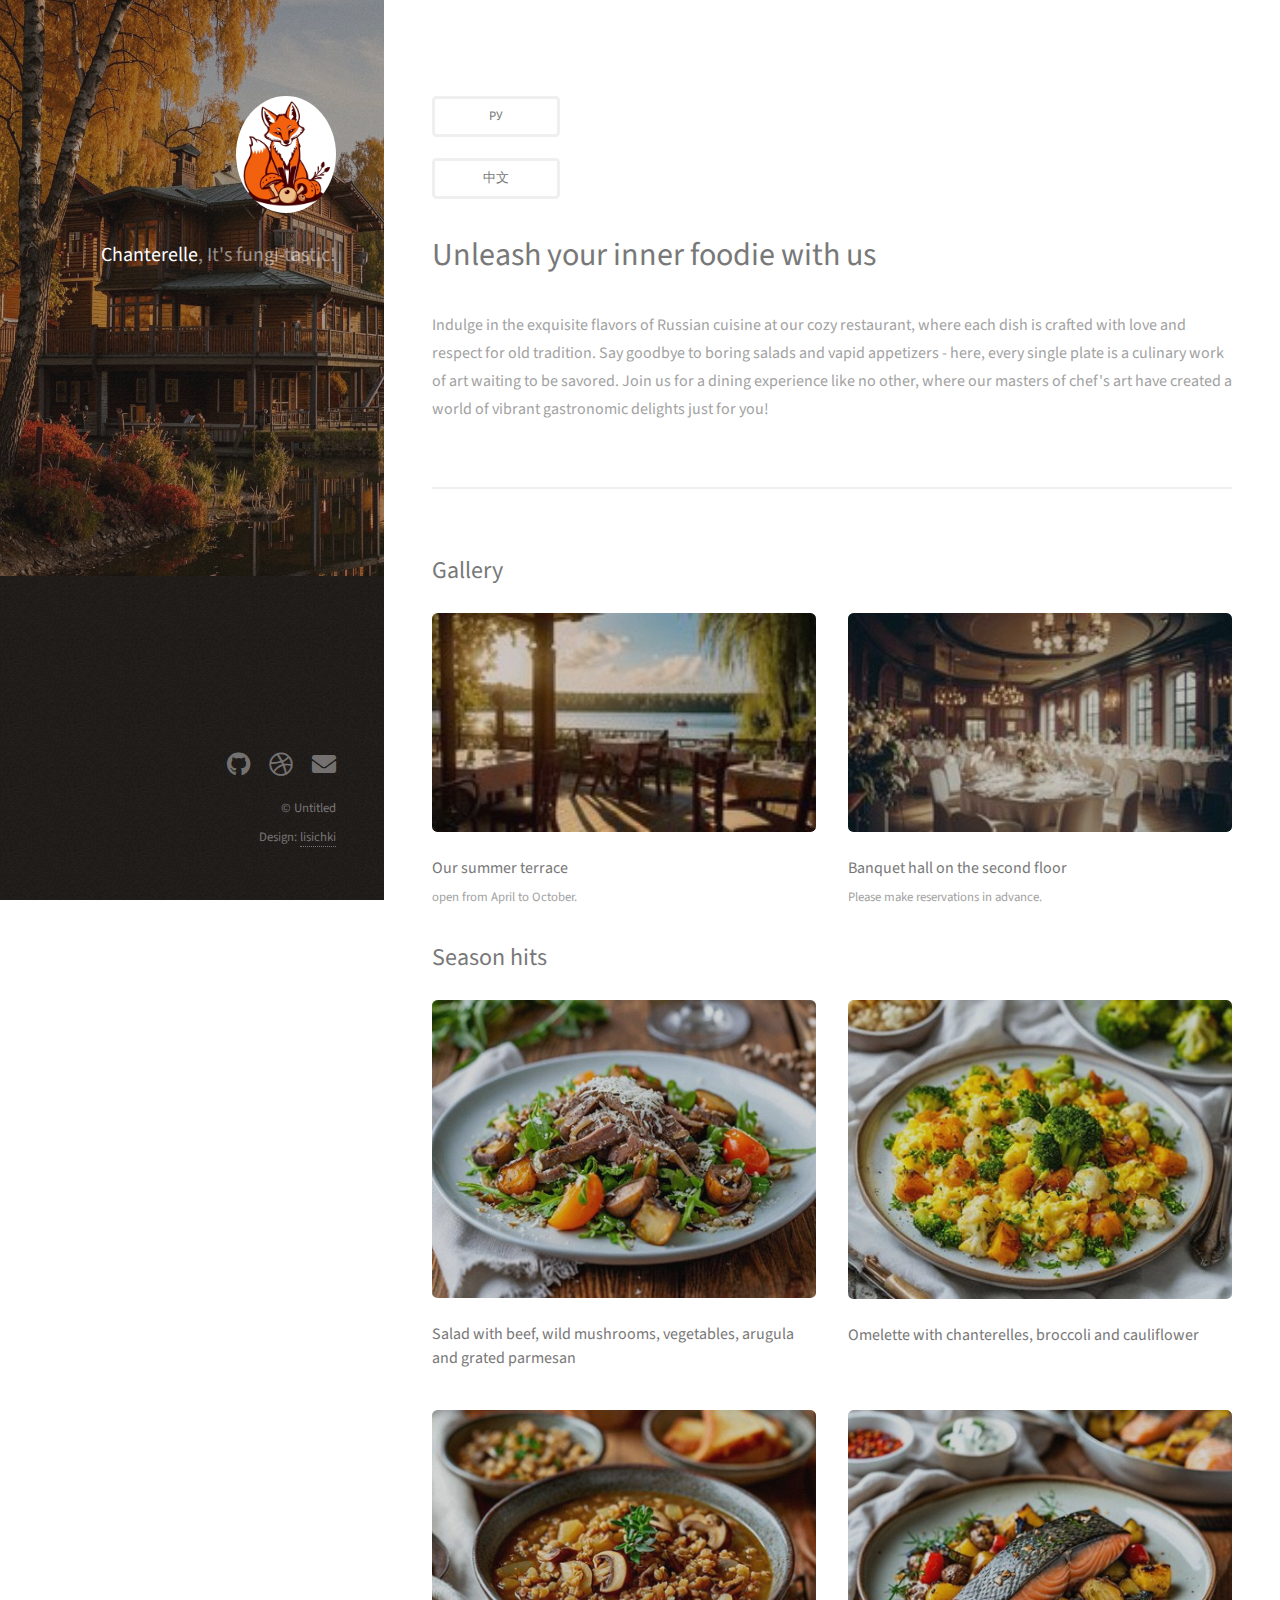
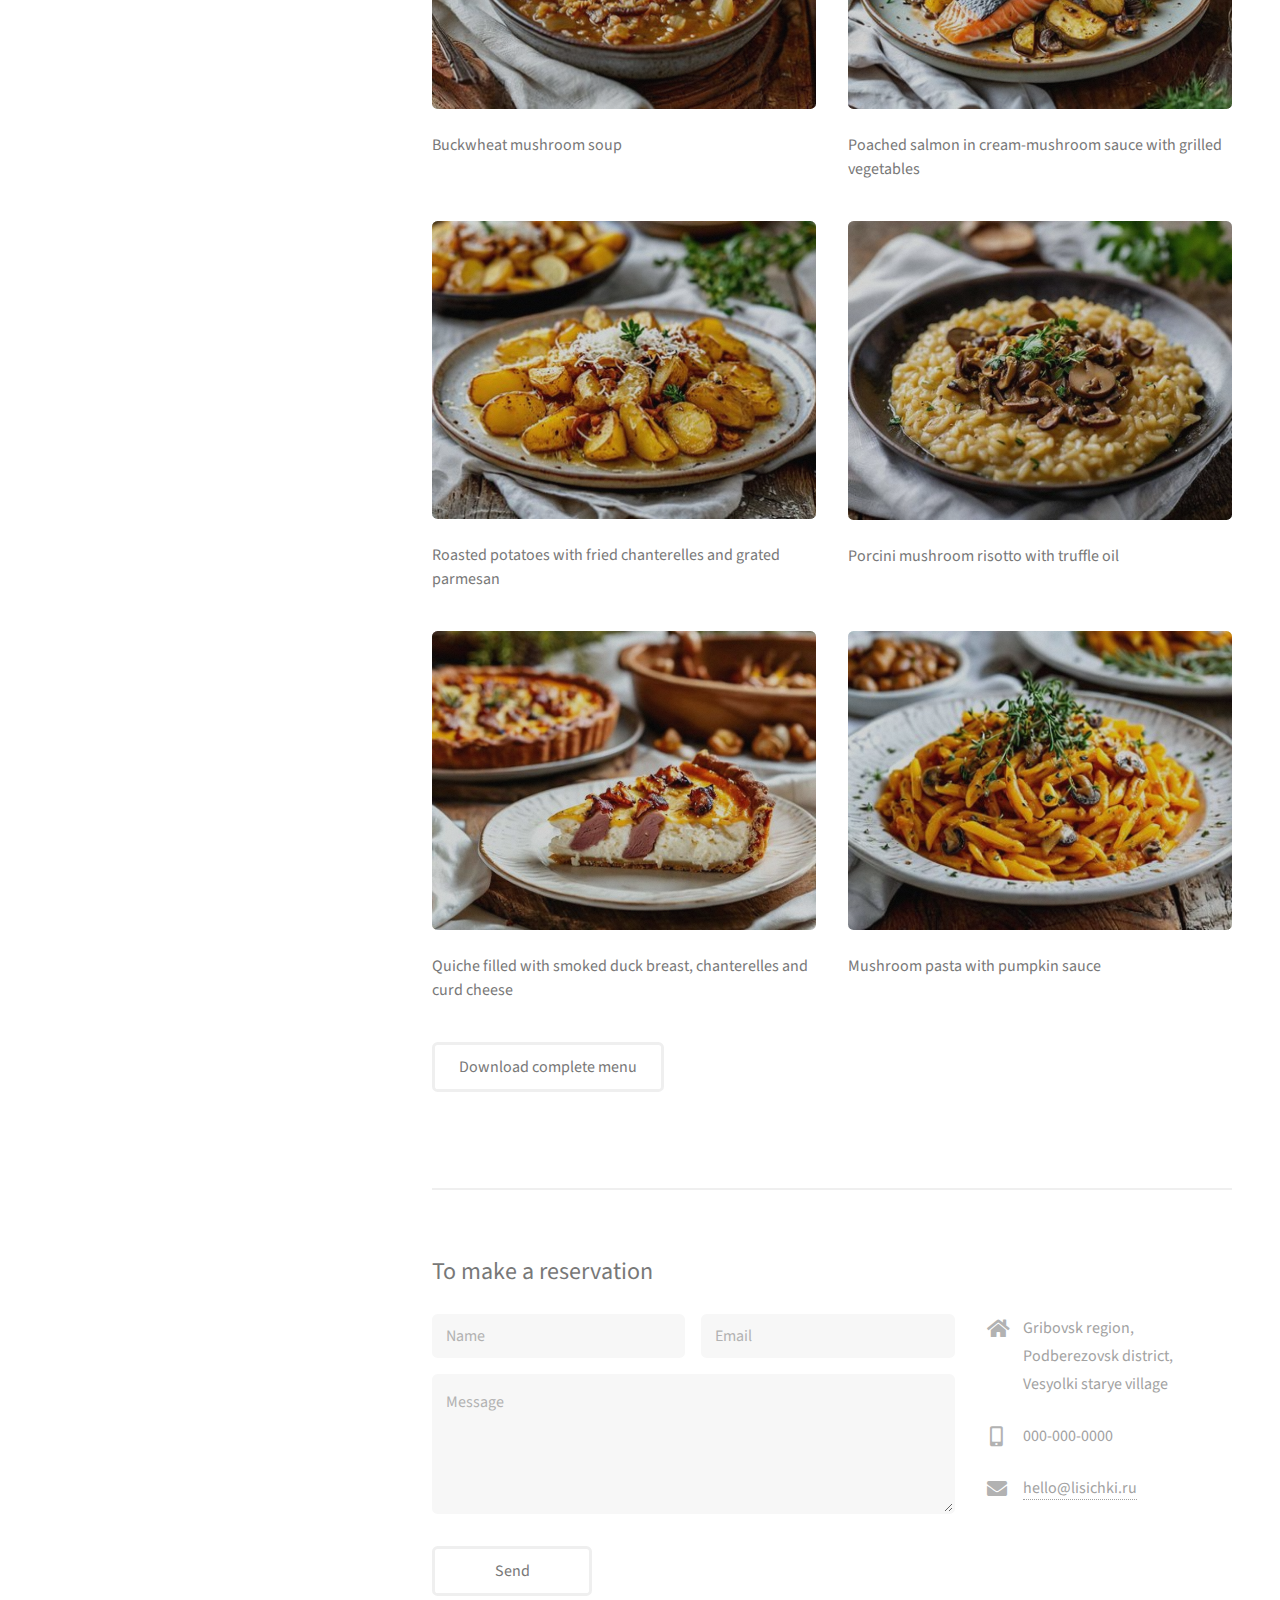
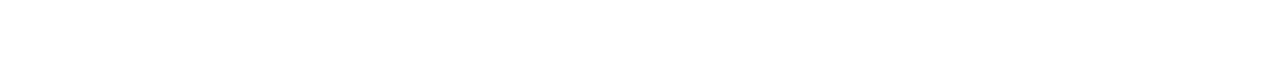
<file: lang/index_en.html>
<!DOCTYPE HTML>

<html>
	<head>
		<title>Chanterelle</title>
		<meta charset="utf-8" />
		<meta name="viewport" content="width=device-width, initial-scale=1, user-scalable=no" />
		<link rel="stylesheet" href="assets/css/main.css" />
	</head>
	<body class="is-preload">

		<!-- Header -->
			<header id="header">
				<div class="inner">
					<a href="#" class="image avatar"><img src="images/avatar.jpg" alt="" /></a>
					<h1><strong>Chanterelle</strong>, It's
						<br />
						fungi-tastic!</h1>
				</div>
			</header>
			
			
			
		<!-- Main -->
			<div id="main">
                
				
				<!-- One -->
					<section id="one">
						<div class="col-6 col-12-small">
							<ul class="actions stacked">
								<li><a href="/index.html" class="button small">РУ</a></li>
								<li><a href="/index_zh.html" class="button small">中文</a></li>
							</ul>
						</div>				
						<header class="major">
							<h2>Unleash your inner foodie with us</h2>
						</header>
						<p>Indulge in the exquisite flavors of Russian cuisine at our cozy restaurant, where each dish is crafted with love and respect for old tradition. 
							Say goodbye to boring salads and vapid appetizers - here, every single plate is a culinary work of art waiting to be savored. 
							Join us for a dining experience like no other, where our masters of chef's art have created a world of vibrant gastronomic delights just for you!						
					</section>

				<!-- Two -->
					<section id="two">
						<h2>Gallery</h2>
						<div class="row">
							<article class="col-6 col-12-xsmall work-item">
								<a href="images/fulls/01.jpg" class="image fit thumb"><img src="images/thumbs/01.jpg" alt="" /></a>
								<h3>Our summer terrace</h3>
								<p>open from April to October.</p>
							</article>
							<article class="col-6 col-12-xsmall work-item">
								<a href="images/fulls/02.jpg" class="image fit thumb"><img src="images/thumbs/02.jpg" alt="" /></a>
								<h3>Banquet hall on the second floor</h3>
								<p>Please make reservations in advance.</p>
							</article>
						</div>	
						<h2>Season hits</h2>
						<div class="row">							
                            <article class="col-6 col-12-xsmall work-item">
								<a href="images/fulls/03.jpg" class="image fit thumb"><img src="images/thumbs/03.jpg" alt="" /></a>
								<h3>Salad with beef, wild mushrooms, vegetables, arugula and grated parmesan</h3>
							</article>
							<article class="col-6 col-12-xsmall work-item">
								<a href="images/fulls/04.jpg" class="image fit thumb"><img src="images/thumbs/04.jpg" alt="" /></a>
								<h3>Omelette with chanterelles, broccoli and cauliflower</h3>
							</article>
							<article class="col-6 col-12-xsmall work-item">
								<a href="images/fulls/05.jpg" class="image fit thumb"><img src="images/thumbs/05.jpg" alt="" /></a>
								<h3>Buckwheat mushroom soup</h3>
							</article>
							<article class="col-6 col-12-xsmall work-item">
								<a href="images/fulls/06.jpg" class="image fit thumb"><img src="images/thumbs/06.jpg" alt="" /></a>
								<h3>Poached salmon in cream-mushroom sauce with grilled vegetables</h3>
							</article>
							<article class="col-6 col-12-xsmall work-item">
								<a href="images/fulls/07.jpg" class="image fit thumb"><img src="images/thumbs/07.jpg" alt="" /></a>
								<h3>Roasted potatoes with fried chanterelles and grated parmesan</h3>
							</article>
							<article class="col-6 col-12-xsmall work-item">
								<a href="images/fulls/08.jpg" class="image fit thumb"><img src="images/thumbs/08.jpg" alt="" /></a>
								<h3>Porcini mushroom risotto with truffle oil</h3>
							</article>
							<article class="col-6 col-12-xsmall work-item">
								<a href="images/fulls/09.jpg" class="image fit thumb"><img src="images/thumbs/09.jpg" alt="" /></a>
								<h3>Quiche filled with smoked duck breast, chanterelles and curd cheese</h3>
							</article>	
							<article class="col-6 col-12-xsmall work-item">
								<a href="images/fulls/10.jpg" class="image fit thumb"><img src="images/thumbs/10.jpg" alt="" /></a>
								<h3>Mushroom pasta with pumpkin sauce</h3>
								<p></p>
							</article>
							
							<div class="row">
								<div class="col-6 col-12-small">
									<ul class="actions stacked">
										<li><a href="#" class="button">Download complete menu</a></li>
									</ul>
								</div>
							</div>	
					</div>
						
					</section>

						<!-- Three -->
					<section id="three">
						<h2>To make a reservation</h2>
						<div class="row">
							<div class="col-8 col-12-small">
								<form method="post" action="#">
									<div class="row gtr-uniform gtr-50">
										<div class="col-6 col-12-xsmall"><input type="text" name="name" id="name" placeholder="Name" /></div>
										<div class="col-6 col-12-xsmall"><input type="email" name="email" id="email" placeholder="Email" /></div>
										<div class="col-12"><textarea name="message" id="message" placeholder="Message" rows="4"></textarea></div>
									</div>
								</form>
								<ul class="actions">
									<li><input type="submit" value="Send" /></li>
								</ul>
							</div>
							<div class="col-4 col-12-small">
								<ul class="labeled-icons">
									<li>
										<h3 class="icon solid fa-home"><span class="label">Address</span></h3>
										Gribovsk region, <br />
										Podberezovsk district, <br />
										Vesyolki starye village
									</li>
									<li>
										<h3 class="icon solid fa-mobile-alt"><span class="label">Phone</span></h3>
										000-000-0000
									</li>
									<li>
										<h3 class="icon solid fa-envelope"><span class="label">Email</span></h3>
										<a href="#">hello@lisichki.ru</a>
									</li>
								</ul>
							</div>
						</div>
					</section>

			</div>

		<!-- Footer -->
			<footer id="footer">
				<div class="inner">
					<ul class="icons">
						<li><a href="#" class="icon brands fa-github"><span class="label">Github</span></a></li>
						<li><a href="#" class="icon brands fa-dribbble"><span class="label">Dribbble</span></a></li>
						<li><a href="#" class="icon solid fa-envelope"><span class="label">Email</span></a></li>
					</ul>
					<ul class="copyright">
						<li>&copy; Untitled</li><li>Design: <a href="http://lisichki.ru">lisichki</a></li>
					</ul>
				</div>
			</footer>

		<!-- Scripts -->
			<script src="assets/js/jquery.min.js"></script>
			<script src="assets/js/jquery.poptrox.min.js"></script>
			<script src="assets/js/browser.min.js"></script>
			<script src="assets/js/breakpoints.min.js"></script>
			<script src="assets/js/util.js"></script>
			<script src="assets/js/main.js"></script>

	</body>
</html>
</file>
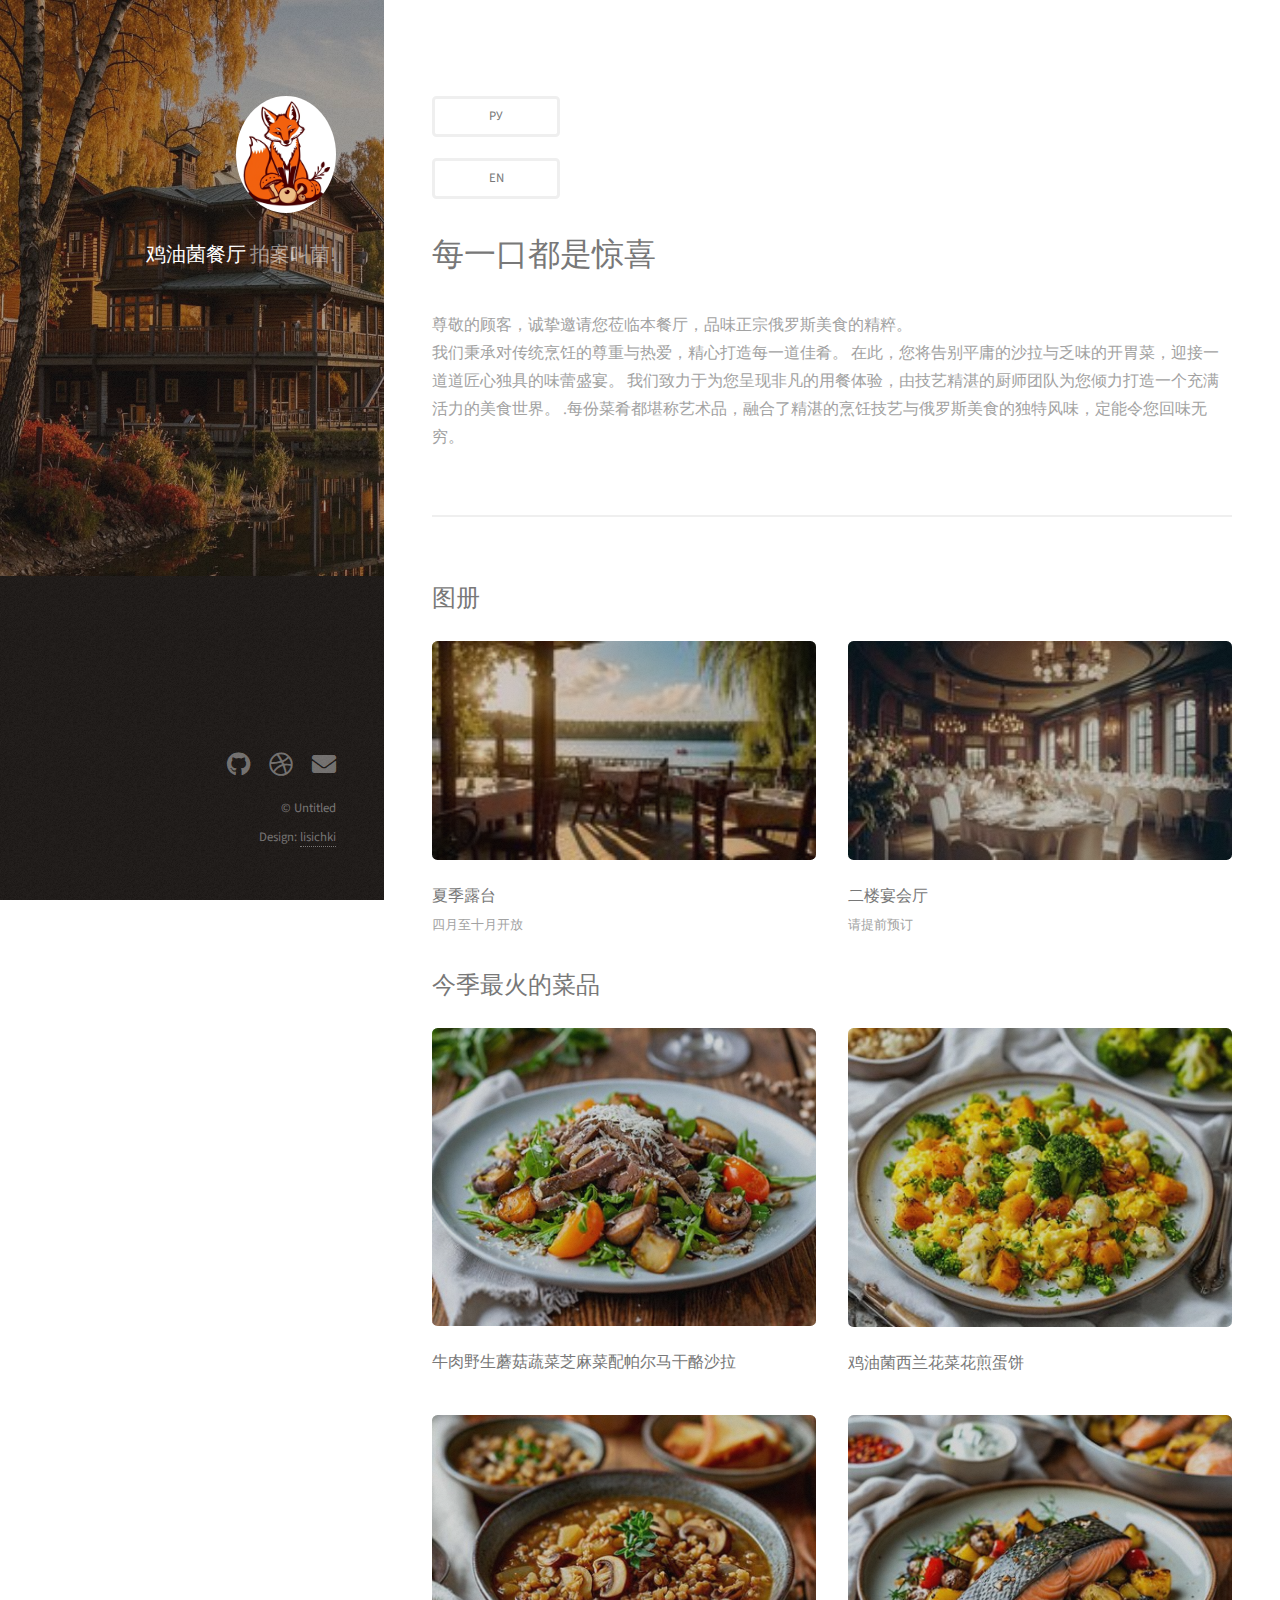
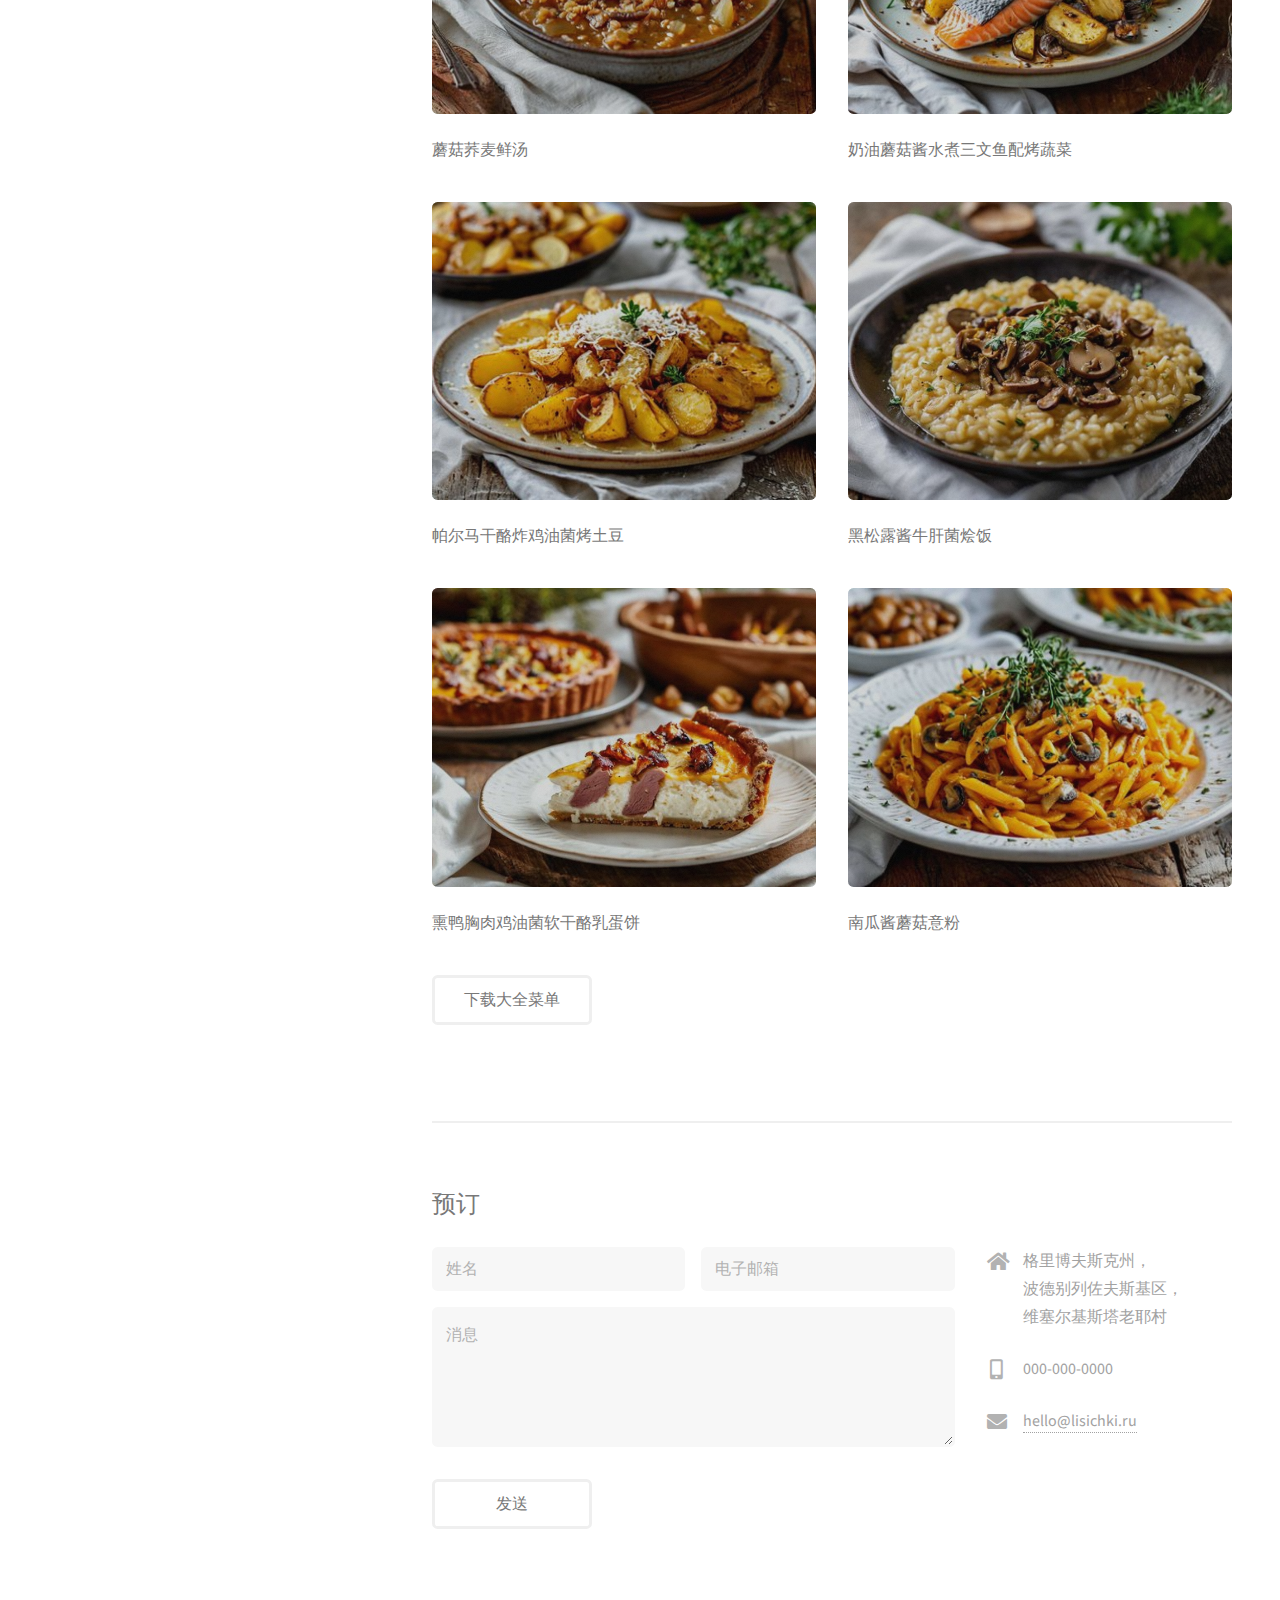
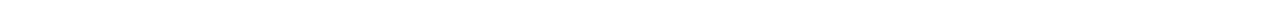
<file: lang/index_zh.html>
<!DOCTYPE HTML>

<html>
	<head>
		<title>鸡油菌餐厅</title>
		<meta charset="utf-8" />
		<meta name="viewport" content="width=device-width, initial-scale=1, user-scalable=no" />
		<link rel="stylesheet" href="assets/css/main.css" />
	</head>
	<body class="is-preload">

		<!-- Header -->
			<header id="header">
				<div class="inner">
					<a href="#" class="image avatar"><img src="images/avatar.jpg" alt="" /></a>
					<h1><strong>鸡油菌餐厅</strong>
						<br />
						拍案叫菌!</h1>
				</div>
			</header>
			
			
			
		<!-- Main -->
			<div id="main">
                
				
				<!-- One -->
					<section id="one">
						<div class="col-6 col-12-small">
							<ul class="actions stacked">
								<li><a href="/index.html" class="button small">РУ</a></li>
								<li><a href="/index_en.html" class="button small">EN</a></li>
							</ul>
						</div>				
						<header class="major">
							<h2>每一口都是惊喜</h2>
						</header>
						<p>尊敬的顾客，诚挚邀请您莅临本餐厅，品味正宗俄罗斯美食的精粹。<br />
                            我们秉承对传统烹饪的尊重与热爱，精心打造每一道佳肴。
                            在此，您将告别平庸的沙拉与乏味的开胃菜，迎接一道道匠心独具的味蕾盛宴。
                            我们致力于为您呈现非凡的用餐体验，由技艺精湛的厨师团队为您倾力打造一个充满活力的美食世界。
                            .每份菜肴都堪称艺术品，融合了精湛的烹饪技艺与俄罗斯美食的独特风味，定能令您回味无穷。
					</section>

				<!-- Two -->
					<section id="two">
						<h2>图册</h2>
						<div class="row">
							<article class="col-6 col-12-xsmall work-item">
								<a href="images/fulls/01.jpg" class="image fit thumb"><img src="images/thumbs/01.jpg" alt="" /></a>
								<h3>夏季露台</h3>
								<p>四月至十月开放</p>
							</article>
							<article class="col-6 col-12-xsmall work-item">
								<a href="images/fulls/02.jpg" class="image fit thumb"><img src="images/thumbs/02.jpg" alt="" /></a>
								<h3>二楼宴会厅</h3>
								<p>请提前预订</p>
							</article>
						</div>	
						<h2>今季最火的菜品</h2>
						<div class="row">							
                            <article class="col-6 col-12-xsmall work-item">
								<a href="images/fulls/03.jpg" class="image fit thumb"><img src="images/thumbs/03.jpg" alt="" /></a>
								<h3>牛肉野生蘑菇蔬菜芝麻菜配帕尔马干酪沙拉</h3>
							</article>
							<article class="col-6 col-12-xsmall work-item">
								<a href="images/fulls/04.jpg" class="image fit thumb"><img src="images/thumbs/04.jpg" alt="" /></a>
								<h3>鸡油菌西兰花菜花煎蛋饼</h3>
							</article>
							<article class="col-6 col-12-xsmall work-item">
								<a href="images/fulls/05.jpg" class="image fit thumb"><img src="images/thumbs/05.jpg" alt="" /></a>
								<h3>蘑菇荞麦鲜汤</h3>
							</article>
							<article class="col-6 col-12-xsmall work-item">
								<a href="images/fulls/06.jpg" class="image fit thumb"><img src="images/thumbs/06.jpg" alt="" /></a>
								<h3>奶油蘑菇酱水煮三文鱼配烤蔬菜</h3>
							</article>
							<article class="col-6 col-12-xsmall work-item">
								<a href="images/fulls/07.jpg" class="image fit thumb"><img src="images/thumbs/07.jpg" alt="" /></a>
								<h3>帕尔马干酪炸鸡油菌烤土豆</h3>
							</article>
							<article class="col-6 col-12-xsmall work-item">
								<a href="images/fulls/08.jpg" class="image fit thumb"><img src="images/thumbs/08.jpg" alt="" /></a>
								<h3>黑松露酱牛肝菌烩饭</h3>
							</article>
							<article class="col-6 col-12-xsmall work-item">
								<a href="images/fulls/09.jpg" class="image fit thumb"><img src="images/thumbs/09.jpg" alt="" /></a>
								<h3>熏鸭胸肉鸡油菌软干酪乳蛋饼</h3>
							</article>	
							<article class="col-6 col-12-xsmall work-item">
								<a href="images/fulls/10.jpg" class="image fit thumb"><img src="images/thumbs/10.jpg" alt="" /></a>
								<h3>南瓜酱蘑菇意粉</h3>
								<p></p>
							</article>
							
							<div class="row">
								<div class="col-6 col-12-small">
									<ul class="actions stacked">
										<li><a href="#" class="button">下载大全菜单</a></li>
									</ul>
								</div>
							</div>	
					</div>
						
					</section>

						<!-- Three -->
					<section id="three">
						<h2>预订</h2>
						<div class="row">
							<div class="col-8 col-12-small">
								<form method="post" action="#">
									<div class="row gtr-uniform gtr-50">
										<div class="col-6 col-12-xsmall"><input type="text" name="name" id="name" placeholder="姓名" /></div>
										<div class="col-6 col-12-xsmall"><input type="email" name="email" id="email" placeholder="电子邮箱" /></div>
										<div class="col-12"><textarea name="message" id="message" placeholder="消息" rows="4"></textarea></div>
									</div>
								</form>
								<ul class="actions">
									<li><input type="submit" value="发送" /></li>
								</ul>
							</div>
							<div class="col-4 col-12-small">
								<ul class="labeled-icons">
									<li>
										<h3 class="icon solid fa-home"><span class="label">地址</span></h3>
										格里博夫斯克州，<br />
										波德别列佐夫斯基区，<br />
										维塞尔基斯塔老耶村
									</li>
									<li>
										<h3 class="icon solid fa-mobile-alt"><span class="label">电话号码</span></h3>
										000-000-0000
									</li>
									<li>
										<h3 class="icon solid fa-envelope"><span class="label">电子邮箱</span></h3>
										<a href="#">hello@lisichki.ru</a>
									</li>
								</ul>
							</div>
						</div>
					</section>

			</div>

		<!-- Footer -->
			<footer id="footer">
				<div class="inner">
					<ul class="icons">
						<li><a href="#" class="icon brands fa-github"><span class="label">Github</span></a></li>
						<li><a href="#" class="icon brands fa-dribbble"><span class="label">Dribbble</span></a></li>
						<li><a href="#" class="icon solid fa-envelope"><span class="label">Email</span></a></li>
					</ul>
					<ul class="copyright">
						<li>&copy; Untitled</li><li>Design: <a href="http://lisichki.ru">lisichki</a></li>
					</ul>
				</div>
			</footer>

		<!-- Scripts -->
			<script src="assets/js/jquery.min.js"></script>
			<script src="assets/js/jquery.poptrox.min.js"></script>
			<script src="assets/js/browser.min.js"></script>
			<script src="assets/js/breakpoints.min.js"></script>
			<script src="assets/js/util.js"></script>
			<script src="assets/js/main.js"></script>

	</body>
</html>
</file>
<file: assets/css/main.css>
@import url("fontawesome-all.min.css");
@import url("https://fonts.googleapis.com/css?family=Source+Sans+Pro:400,400italic");

/*
	
*/

html, body, div, span, applet, object,
iframe, h1, h2, h3, h4, h5, h6, p, blockquote,
pre, a, abbr, acronym, address, big, cite,
code, del, dfn, em, img, ins, kbd, q, s, samp,
small, strike, strong, sub, sup, tt, var, b,
u, i, center, dl, dt, dd, ol, ul, li, fieldset,
form, label, legend, table, caption, tbody,
tfoot, thead, tr, th, td, article, aside,
canvas, details, embed, figure, figcaption,
footer, header, hgroup, menu, nav, output, ruby,
section, summary, time, mark, audio, video {
	margin: 0;
	padding: 0;
	border: 0;
	font-size: 100%;
	font: inherit;
	vertical-align: baseline;}

article, aside, details, figcaption, figure,
footer, header, hgroup, menu, nav, section {
	display: block;}

body {
	line-height: 1;
}

ol, ul {
	list-style: none;
}

blockquote, q {
	quotes: none;
}

	blockquote:before, blockquote:after, q:before, q:after {
		content: '';
		content: none;
	}

table {
	border-collapse: collapse;
	border-spacing: 0;
}

body {
	-webkit-text-size-adjust: none;
}

mark {
	background-color: transparent;
	color: inherit;
}

input::-moz-focus-inner {
	border: 0;
	padding: 0;
}

input, select, textarea {
	-moz-appearance: none;
	-webkit-appearance: none;
	-ms-appearance: none;
	appearance: none;
}

/* Basic */

	html {
		box-sizing: border-box;
	}

	*, *:before, *:after {
		box-sizing: inherit;
	}

	body {
		background: #fff;
	}

		body.is-preload *, body.is-preload *:before, body.is-preload *:after {
			-moz-animation: none !important;
			-webkit-animation: none !important;
			-ms-animation: none !important;
			animation: none !important;
			-moz-transition: none !important;
			-webkit-transition: none !important;
			-ms-transition: none !important;
			transition: none !important;
		}

	body, input, select, textarea {
		color: #a2a2a2;
		font-family: "Source Sans Pro", Helvetica, sans-serif;
		font-size: 16pt;
		font-weight: 400;
		line-height: 1.75em;
	}

	a {
		-moz-transition: color 0.2s ease-in-out, border-color 0.2s ease-in-out;
		-webkit-transition: color 0.2s ease-in-out, border-color 0.2s ease-in-out;
		-ms-transition: color 0.2s ease-in-out, border-color 0.2s ease-in-out;
		transition: color 0.2s ease-in-out, border-color 0.2s ease-in-out;
		border-bottom: dotted 1px;
		color: #888888;
		text-decoration: none;
	}

		a:hover {
			border-bottom-color: transparent;
			color: #888888 !important;
			text-decoration: none;
		}

	strong, b {
		color: #787878;
		font-weight: 400;
	}

	em, i {
		font-style: italic;
	}

	p {
		margin: 0 0 2em 0;
	}

	h1, h2, h3, h4, h5, h6 {
		color: #787878;
		font-weight: 400;
		line-height: 1em;
		margin: 0 0 1em 0;
	}

		h1 a, h2 a, h3 a, h4 a, h5 a, h6 a {
			color: inherit;
			text-decoration: none;
		}

	h1 {
		font-size: 2em;
		line-height: 1.5em;
	}

	h2 {
		font-size: 1.5em;
		line-height: 1.5em;
	}

	h3 {
		font-size: 1.25em;
		line-height: 1.5em;
	}

	h4 {
		font-size: 1.1em;
		line-height: 1.5em;
	}

	h5 {
		font-size: 0.9em;
		line-height: 1.5em;
	}

	h6 {
		font-size: 0.7em;
		line-height: 1.5em;
	}

	sub {
		font-size: 0.8em;
		position: relative;
		top: 0.5em;
	}

	sup {
		font-size: 0.8em;
		position: relative;
		top: -0.5em;
	}

	hr {
		border: 0;
		border-bottom: solid 2px #efefef;
		margin: 2em 0;
	}

		hr.major {
			margin: 3em 0;
		}

	blockquote {
		border-left: solid 6px #efefef;
		font-style: italic;
		margin: 0 0 2em 0;
		padding: 0.5em 0 0.5em 1.5em;
	}

	code {
		background: #f7f7f7;
		border-radius: 0.35em;
		border: solid 2px #efefef;
		font-family: "Courier New", monospace;
		font-size: 0.9em;
		margin: 0 0.25em;
		padding: 0.25em 0.65em;
	}

	pre {
		-webkit-overflow-scrolling: touch;
		font-family: "Courier New", monospace;
		font-size: 0.9em;
		margin: 0 0 2em 0;
	}

		pre code {
			display: block;
			line-height: 1.75em;
			padding: 1em 1.5em;
			overflow-x: auto;
		}

	.align-left {
		text-align: left;
	}

	.align-center {
		text-align: center;
	}

	.align-right {
		text-align: right;
	}

/* Container */

	.container {
		margin: 0 auto;
		max-width: calc(100% - 4em);
		width: 100%;
	}

		.container.xsmall {
			width: 25%;
		}

		.container.small {
			width: 50%;
		}

		.container.medium {
			width: 75%;
		}

		.container.large {
			width: 125%;
		}

		.container.xlarge {
			width: 150%;
		}

		.container.max {
			width: 100%;
		}

		@media screen and (max-width: 980px) {

			.container {
				width: 100% !important;
				max-width: 100% !important;
			}

		}

		@media screen and (max-width: 480px) {

			.container {
				max-width: calc(100% - 3em);
			}

		}

/* Row */

	.row {
		display: flex;
		flex-wrap: wrap;
		box-sizing: border-box;
		align-items: stretch;
	}

		.row > * {
			box-sizing: border-box;
		}

		.row.gtr-uniform > * > :last-child {
			margin-bottom: 0;
		}

		.row.aln-left {
			justify-content: flex-start;
		}

		.row.aln-center {
			justify-content: center;
		}

		.row.aln-right {
			justify-content: flex-end;
		}

		.row.aln-top {
			align-items: flex-start;
		}

		.row.aln-middle {
			align-items: center;
		}

		.row.aln-bottom {
			align-items: flex-end;
		}

		.row > .imp {
			order: -1;
		}

		.row > .col-1 {
			width: 8.33333%;
		}

		.row > .off-1 {
			margin-left: 8.33333%;
		}

		.row > .col-2 {
			width: 16.66667%;
		}

		.row > .off-2 {
			margin-left: 16.66667%;
		}

		.row > .col-3 {
			width: 25%;
		}

		.row > .off-3 {
			margin-left: 25%;
		}

		.row > .col-4 {
			width: 33.33333%;
		}

		.row > .off-4 {
			margin-left: 33.33333%;
		}

		.row > .col-5 {
			width: 41.66667%;
		}

		.row > .off-5 {
			margin-left: 41.66667%;
		}

		.row > .col-6 {
			width: 50%;
		}

		.row > .off-6 {
			margin-left: 50%;
		}

		.row > .col-7 {
			width: 58.33333%;
		}

		.row > .off-7 {
			margin-left: 58.33333%;
		}

		.row > .col-8 {
			width: 66.66667%;
		}

		.row > .off-8 {
			margin-left: 66.66667%;
		}

		.row > .col-9 {
			width: 75%;
		}

		.row > .off-9 {
			margin-left: 75%;
		}

		.row > .col-10 {
			width: 83.33333%;
		}

		.row > .off-10 {
			margin-left: 83.33333%;
		}

		.row > .col-11 {
			width: 91.66667%;
		}

		.row > .off-11 {
			margin-left: 91.66667%;
		}

		.row > .col-12 {
			width: 100%;
		}

		.row > .off-12 {
			margin-left: 100%;
		}

		.row.gtr-0 {
			margin-top: 0;
			margin-left: 0em;
		}

			.row.gtr-0 > * {
				padding: 0 0 0 0em;
			}

			.row.gtr-0.gtr-uniform {
				margin-top: 0em;
			}

				.row.gtr-0.gtr-uniform > * {
					padding-top: 0em;
				}

		.row.gtr-25 {
			margin-top: 0;
			margin-left: -0.625em;
		}

			.row.gtr-25 > * {
				padding: 0 0 0 0.625em;
			}

			.row.gtr-25.gtr-uniform {
				margin-top: -0.625em;
			}

				.row.gtr-25.gtr-uniform > * {
					padding-top: 0.625em;
				}

		.row.gtr-50 {
			margin-top: 0;
			margin-left: -1.25em;
		}

			.row.gtr-50 > * {
				padding: 0 0 0 1.25em;
			}

			.row.gtr-50.gtr-uniform {
				margin-top: -1.25em;
			}

				.row.gtr-50.gtr-uniform > * {
					padding-top: 1.25em;
				}

		.row {
			margin-top: 0;
			margin-left: -2.5em;
		}

			.row > * {
				padding: 0 0 0 2.5em;
			}

			.row.gtr-uniform {
				margin-top: -2.5em;
			}

				.row.gtr-uniform > * {
					padding-top: 2.5em;
				}

		.row.gtr-150 {
			margin-top: 0;
			margin-left: -3.75em;
		}

			.row.gtr-150 > * {
				padding: 0 0 0 3.75em;
			}

			.row.gtr-150.gtr-uniform {
				margin-top: -3.75em;
			}

				.row.gtr-150.gtr-uniform > * {
					padding-top: 3.75em;
				}

		.row.gtr-200 {
			margin-top: 0;
			margin-left: -5em;
		}

			.row.gtr-200 > * {
				padding: 0 0 0 5em;
			}

			.row.gtr-200.gtr-uniform {
				margin-top: -5em;
			}

				.row.gtr-200.gtr-uniform > * {
					padding-top: 5em;
				}

		@media screen and (max-width: 1800px) {

			.row {
				display: flex;
				flex-wrap: wrap;
				box-sizing: border-box;
				align-items: stretch;
			}

				.row > * {
					box-sizing: border-box;
				}

				.row.gtr-uniform > * > :last-child {
					margin-bottom: 0;
				}

				.row.aln-left {
					justify-content: flex-start;
				}

				.row.aln-center {
					justify-content: center;
				}

				.row.aln-right {
					justify-content: flex-end;
				}

				.row.aln-top {
					align-items: flex-start;
				}

				.row.aln-middle {
					align-items: center;
				}

				.row.aln-bottom {
					align-items: flex-end;
				}

				.row > .imp-xlarge {
					order: -1;
				}

				.row > .col-1-xlarge {
					width: 8.33333%;
				}

				.row > .off-1-xlarge {
					margin-left: 8.33333%;
				}

				.row > .col-2-xlarge {
					width: 16.66667%;
				}

				.row > .off-2-xlarge {
					margin-left: 16.66667%;
				}

				.row > .col-3-xlarge {
					width: 25%;
				}

				.row > .off-3-xlarge {
					margin-left: 25%;
				}

				.row > .col-4-xlarge {
					width: 33.33333%;
				}

				.row > .off-4-xlarge {
					margin-left: 33.33333%;
				}

				.row > .col-5-xlarge {
					width: 41.66667%;
				}

				.row > .off-5-xlarge {
					margin-left: 41.66667%;
				}

				.row > .col-6-xlarge {
					width: 50%;
				}

				.row > .off-6-xlarge {
					margin-left: 50%;
				}

				.row > .col-7-xlarge {
					width: 58.33333%;
				}

				.row > .off-7-xlarge {
					margin-left: 58.33333%;
				}

				.row > .col-8-xlarge {
					width: 66.66667%;
				}

				.row > .off-8-xlarge {
					margin-left: 66.66667%;
				}

				.row > .col-9-xlarge {
					width: 75%;
				}

				.row > .off-9-xlarge {
					margin-left: 75%;
				}

				.row > .col-10-xlarge {
					width: 83.33333%;
				}

				.row > .off-10-xlarge {
					margin-left: 83.33333%;
				}

				.row > .col-11-xlarge {
					width: 91.66667%;
				}

				.row > .off-11-xlarge {
					margin-left: 91.66667%;
				}

				.row > .col-12-xlarge {
					width: 100%;
				}

				.row > .off-12-xlarge {
					margin-left: 100%;
				}

				.row.gtr-0 {
					margin-top: 0;
					margin-left: 0em;
				}

					.row.gtr-0 > * {
						padding: 0 0 0 0em;
					}

					.row.gtr-0.gtr-uniform {
						margin-top: 0em;
					}

						.row.gtr-0.gtr-uniform > * {
							padding-top: 0em;
						}

				.row.gtr-25 {
					margin-top: 0;
					margin-left: -0.625em;
				}

					.row.gtr-25 > * {
						padding: 0 0 0 0.625em;
					}

					.row.gtr-25.gtr-uniform {
						margin-top: -0.625em;
					}

						.row.gtr-25.gtr-uniform > * {
							padding-top: 0.625em;
						}

				.row.gtr-50 {
					margin-top: 0;
					margin-left: -1.25em;
				}

					.row.gtr-50 > * {
						padding: 0 0 0 1.25em;
					}

					.row.gtr-50.gtr-uniform {
						margin-top: -1.25em;
					}

						.row.gtr-50.gtr-uniform > * {
							padding-top: 1.25em;
						}

				.row {
					margin-top: 0;
					margin-left: -2.5em;
				}

					.row > * {
						padding: 0 0 0 2.5em;
					}

					.row.gtr-uniform {
						margin-top: -2.5em;
					}

						.row.gtr-uniform > * {
							padding-top: 2.5em;
						}

				.row.gtr-150 {
					margin-top: 0;
					margin-left: -3.75em;
				}

					.row.gtr-150 > * {
						padding: 0 0 0 3.75em;
					}

					.row.gtr-150.gtr-uniform {
						margin-top: -3.75em;
					}

						.row.gtr-150.gtr-uniform > * {
							padding-top: 3.75em;
						}

				.row.gtr-200 {
					margin-top: 0;
					margin-left: -5em;
				}

					.row.gtr-200 > * {
						padding: 0 0 0 5em;
					}

					.row.gtr-200.gtr-uniform {
						margin-top: -5em;
					}

						.row.gtr-200.gtr-uniform > * {
							padding-top: 5em;
						}

		}

		@media screen and (max-width: 1280px) {

			.row {
				display: flex;
				flex-wrap: wrap;
				box-sizing: border-box;
				align-items: stretch;
			}

				.row > * {
					box-sizing: border-box;
				}

				.row.gtr-uniform > * > :last-child {
					margin-bottom: 0;
				}

				.row.aln-left {
					justify-content: flex-start;
				}

				.row.aln-center {
					justify-content: center;
				}

				.row.aln-right {
					justify-content: flex-end;
				}

				.row.aln-top {
					align-items: flex-start;
				}

				.row.aln-middle {
					align-items: center;
				}

				.row.aln-bottom {
					align-items: flex-end;
				}

				.row > .imp-large {
					order: -1;
				}

				.row > .col-1-large {
					width: 8.33333%;
				}

				.row > .off-1-large {
					margin-left: 8.33333%;
				}

				.row > .col-2-large {
					width: 16.66667%;
				}

				.row > .off-2-large {
					margin-left: 16.66667%;
				}

				.row > .col-3-large {
					width: 25%;
				}

				.row > .off-3-large {
					margin-left: 25%;
				}

				.row > .col-4-large {
					width: 33.33333%;
				}

				.row > .off-4-large {
					margin-left: 33.33333%;
				}

				.row > .col-5-large {
					width: 41.66667%;
				}

				.row > .off-5-large {
					margin-left: 41.66667%;
				}

				.row > .col-6-large {
					width: 50%;
				}

				.row > .off-6-large {
					margin-left: 50%;
				}

				.row > .col-7-large {
					width: 58.33333%;
				}

				.row > .off-7-large {
					margin-left: 58.33333%;
				}

				.row > .col-8-large {
					width: 66.66667%;
				}

				.row > .off-8-large {
					margin-left: 66.66667%;
				}

				.row > .col-9-large {
					width: 75%;
				}

				.row > .off-9-large {
					margin-left: 75%;
				}

				.row > .col-10-large {
					width: 83.33333%;
				}

				.row > .off-10-large {
					margin-left: 83.33333%;
				}

				.row > .col-11-large {
					width: 91.66667%;
				}

				.row > .off-11-large {
					margin-left: 91.66667%;
				}

				.row > .col-12-large {
					width: 100%;
				}

				.row > .off-12-large {
					margin-left: 100%;
				}

				.row.gtr-0 {
					margin-top: 0;
					margin-left: 0em;
				}

					.row.gtr-0 > * {
						padding: 0 0 0 0em;
					}

					.row.gtr-0.gtr-uniform {
						margin-top: 0em;
					}

						.row.gtr-0.gtr-uniform > * {
							padding-top: 0em;
						}

				.row.gtr-25 {
					margin-top: 0;
					margin-left: -0.5em;
				}

					.row.gtr-25 > * {
						padding: 0 0 0 0.5em;
					}

					.row.gtr-25.gtr-uniform {
						margin-top: -0.5em;
					}

						.row.gtr-25.gtr-uniform > * {
							padding-top: 0.5em;
						}

				.row.gtr-50 {
					margin-top: 0;
					margin-left: -1em;
				}

					.row.gtr-50 > * {
						padding: 0 0 0 1em;
					}

					.row.gtr-50.gtr-uniform {
						margin-top: -1em;
					}

						.row.gtr-50.gtr-uniform > * {
							padding-top: 1em;
						}

				.row {
					margin-top: 0;
					margin-left: -2em;
				}

					.row > * {
						padding: 0 0 0 2em;
					}

					.row.gtr-uniform {
						margin-top: -2em;
					}

						.row.gtr-uniform > * {
							padding-top: 2em;
						}

				.row.gtr-150 {
					margin-top: 0;
					margin-left: -3em;
				}

					.row.gtr-150 > * {
						padding: 0 0 0 3em;
					}

					.row.gtr-150.gtr-uniform {
						margin-top: -3em;
					}

						.row.gtr-150.gtr-uniform > * {
							padding-top: 3em;
						}

				.row.gtr-200 {
					margin-top: 0;
					margin-left: -4em;
				}

					.row.gtr-200 > * {
						padding: 0 0 0 4em;
					}

					.row.gtr-200.gtr-uniform {
						margin-top: -4em;
					}

						.row.gtr-200.gtr-uniform > * {
							padding-top: 4em;
						}

		}

		@media screen and (max-width: 980px) {

			.row {
				display: flex;
				flex-wrap: wrap;
				box-sizing: border-box;
				align-items: stretch;
			}

				.row > * {
					box-sizing: border-box;
				}

				.row.gtr-uniform > * > :last-child {
					margin-bottom: 0;
				}

				.row.aln-left {
					justify-content: flex-start;
				}

				.row.aln-center {
					justify-content: center;
				}

				.row.aln-right {
					justify-content: flex-end;
				}

				.row.aln-top {
					align-items: flex-start;
				}

				.row.aln-middle {
					align-items: center;
				}

				.row.aln-bottom {
					align-items: flex-end;
				}

				.row > .imp-medium {
					order: -1;
				}

				.row > .col-1-medium {
					width: 8.33333%;
				}

				.row > .off-1-medium {
					margin-left: 8.33333%;
				}

				.row > .col-2-medium {
					width: 16.66667%;
				}

				.row > .off-2-medium {
					margin-left: 16.66667%;
				}

				.row > .col-3-medium {
					width: 25%;
				}

				.row > .off-3-medium {
					margin-left: 25%;
				}

				.row > .col-4-medium {
					width: 33.33333%;
				}

				.row > .off-4-medium {
					margin-left: 33.33333%;
				}

				.row > .col-5-medium {
					width: 41.66667%;
				}

				.row > .off-5-medium {
					margin-left: 41.66667%;
				}

				.row > .col-6-medium {
					width: 50%;
				}

				.row > .off-6-medium {
					margin-left: 50%;
				}

				.row > .col-7-medium {
					width: 58.33333%;
				}

				.row > .off-7-medium {
					margin-left: 58.33333%;
				}

				.row > .col-8-medium {
					width: 66.66667%;
				}

				.row > .off-8-medium {
					margin-left: 66.66667%;
				}

				.row > .col-9-medium {
					width: 75%;
				}

				.row > .off-9-medium {
					margin-left: 75%;
				}

				.row > .col-10-medium {
					width: 83.33333%;
				}

				.row > .off-10-medium {
					margin-left: 83.33333%;
				}

				.row > .col-11-medium {
					width: 91.66667%;
				}

				.row > .off-11-medium {
					margin-left: 91.66667%;
				}

				.row > .col-12-medium {
					width: 100%;
				}

				.row > .off-12-medium {
					margin-left: 100%;
				}

				.row.gtr-0 {
					margin-top: 0;
					margin-left: 0em;
				}

					.row.gtr-0 > * {
						padding: 0 0 0 0em;
					}

					.row.gtr-0.gtr-uniform {
						margin-top: 0em;
					}

						.row.gtr-0.gtr-uniform > * {
							padding-top: 0em;
						}

				.row.gtr-25 {
					margin-top: 0;
					margin-left: -0.5em;
				}

					.row.gtr-25 > * {
						padding: 0 0 0 0.5em;
					}

					.row.gtr-25.gtr-uniform {
						margin-top: -0.5em;
					}

						.row.gtr-25.gtr-uniform > * {
							padding-top: 0.5em;
						}

				.row.gtr-50 {
					margin-top: 0;
					margin-left: -1em;
				}

					.row.gtr-50 > * {
						padding: 0 0 0 1em;
					}

					.row.gtr-50.gtr-uniform {
						margin-top: -1em;
					}

						.row.gtr-50.gtr-uniform > * {
							padding-top: 1em;
						}

				.row {
					margin-top: 0;
					margin-left: -2em;
				}

					.row > * {
						padding: 0 0 0 2em;
					}

					.row.gtr-uniform {
						margin-top: -2em;
					}

						.row.gtr-uniform > * {
							padding-top: 2em;
						}

				.row.gtr-150 {
					margin-top: 0;
					margin-left: -3em;
				}

					.row.gtr-150 > * {
						padding: 0 0 0 3em;
					}

					.row.gtr-150.gtr-uniform {
						margin-top: -3em;
					}

						.row.gtr-150.gtr-uniform > * {
							padding-top: 3em;
						}

				.row.gtr-200 {
					margin-top: 0;
					margin-left: -4em;
				}

					.row.gtr-200 > * {
						padding: 0 0 0 4em;
					}

					.row.gtr-200.gtr-uniform {
						margin-top: -4em;
					}

						.row.gtr-200.gtr-uniform > * {
							padding-top: 4em;
						}

		}

		@media screen and (max-width: 736px) {

			.row {
				display: flex;
				flex-wrap: wrap;
				box-sizing: border-box;
				align-items: stretch;
			}

				.row > * {
					box-sizing: border-box;
				}

				.row.gtr-uniform > * > :last-child {
					margin-bottom: 0;
				}

				.row.aln-left {
					justify-content: flex-start;
				}

				.row.aln-center {
					justify-content: center;
				}

				.row.aln-right {
					justify-content: flex-end;
				}

				.row.aln-top {
					align-items: flex-start;
				}

				.row.aln-middle {
					align-items: center;
				}

				.row.aln-bottom {
					align-items: flex-end;
				}

				.row > .imp-small {
					order: -1;
				}

				.row > .col-1-small {
					width: 8.33333%;
				}

				.row > .off-1-small {
					margin-left: 8.33333%;
				}

				.row > .col-2-small {
					width: 16.66667%;
				}

				.row > .off-2-small {
					margin-left: 16.66667%;
				}

				.row > .col-3-small {
					width: 25%;
				}

				.row > .off-3-small {
					margin-left: 25%;
				}

				.row > .col-4-small {
					width: 33.33333%;
				}

				.row > .off-4-small {
					margin-left: 33.33333%;
				}

				.row > .col-5-small {
					width: 41.66667%;
				}

				.row > .off-5-small {
					margin-left: 41.66667%;
				}

				.row > .col-6-small {
					width: 50%;
				}

				.row > .off-6-small {
					margin-left: 50%;
				}

				.row > .col-7-small {
					width: 58.33333%;
				}

				.row > .off-7-small {
					margin-left: 58.33333%;
				}

				.row > .col-8-small {
					width: 66.66667%;
				}

				.row > .off-8-small {
					margin-left: 66.66667%;
				}

				.row > .col-9-small {
					width: 75%;
				}

				.row > .off-9-small {
					margin-left: 75%;
				}

				.row > .col-10-small {
					width: 83.33333%;
				}

				.row > .off-10-small {
					margin-left: 83.33333%;
				}

				.row > .col-11-small {
					width: 91.66667%;
				}

				.row > .off-11-small {
					margin-left: 91.66667%;
				}

				.row > .col-12-small {
					width: 100%;
				}

				.row > .off-12-small {
					margin-left: 100%;
				}

				.row.gtr-0 {
					margin-top: 0;
					margin-left: 0em;
				}

					.row.gtr-0 > * {
						padding: 0 0 0 0em;
					}

					.row.gtr-0.gtr-uniform {
						margin-top: 0em;
					}

						.row.gtr-0.gtr-uniform > * {
							padding-top: 0em;
						}

				.row.gtr-25 {
					margin-top: 0;
					margin-left: -0.375em;
				}

					.row.gtr-25 > * {
						padding: 0 0 0 0.375em;
					}

					.row.gtr-25.gtr-uniform {
						margin-top: -0.375em;
					}

						.row.gtr-25.gtr-uniform > * {
							padding-top: 0.375em;
						}

				.row.gtr-50 {
					margin-top: 0;
					margin-left: -0.75em;
				}

					.row.gtr-50 > * {
						padding: 0 0 0 0.75em;
					}

					.row.gtr-50.gtr-uniform {
						margin-top: -0.75em;
					}

						.row.gtr-50.gtr-uniform > * {
							padding-top: 0.75em;
						}

				.row {
					margin-top: 0;
					margin-left: -1.5em;
				}

					.row > * {
						padding: 0 0 0 1.5em;
					}

					.row.gtr-uniform {
						margin-top: -1.5em;
					}

						.row.gtr-uniform > * {
							padding-top: 1.5em;
						}

				.row.gtr-150 {
					margin-top: 0;
					margin-left: -2.25em;
				}

					.row.gtr-150 > * {
						padding: 0 0 0 2.25em;
					}

					.row.gtr-150.gtr-uniform {
						margin-top: -2.25em;
					}

						.row.gtr-150.gtr-uniform > * {
							padding-top: 2.25em;
						}

				.row.gtr-200 {
					margin-top: 0;
					margin-left: -3em;
				}

					.row.gtr-200 > * {
						padding: 0 0 0 3em;
					}

					.row.gtr-200.gtr-uniform {
						margin-top: -3em;
					}

						.row.gtr-200.gtr-uniform > * {
							padding-top: 3em;
						}

		}

		@media screen and (max-width: 480px) {

			.row {
				display: flex;
				flex-wrap: wrap;
				box-sizing: border-box;
				align-items: stretch;
			}

				.row > * {
					box-sizing: border-box;
				}

				.row.gtr-uniform > * > :last-child {
					margin-bottom: 0;
				}

				.row.aln-left {
					justify-content: flex-start;
				}

				.row.aln-center {
					justify-content: center;
				}

				.row.aln-right {
					justify-content: flex-end;
				}

				.row.aln-top {
					align-items: flex-start;
				}

				.row.aln-middle {
					align-items: center;
				}

				.row.aln-bottom {
					align-items: flex-end;
				}

				.row > .imp-xsmall {
					order: -1;
				}

				.row > .col-1-xsmall {
					width: 8.33333%;
				}

				.row > .off-1-xsmall {
					margin-left: 8.33333%;
				}

				.row > .col-2-xsmall {
					width: 16.66667%;
				}

				.row > .off-2-xsmall {
					margin-left: 16.66667%;
				}

				.row > .col-3-xsmall {
					width: 25%;
				}

				.row > .off-3-xsmall {
					margin-left: 25%;
				}

				.row > .col-4-xsmall {
					width: 33.33333%;
				}

				.row > .off-4-xsmall {
					margin-left: 33.33333%;
				}

				.row > .col-5-xsmall {
					width: 41.66667%;
				}

				.row > .off-5-xsmall {
					margin-left: 41.66667%;
				}

				.row > .col-6-xsmall {
					width: 50%;
				}

				.row > .off-6-xsmall {
					margin-left: 50%;
				}

				.row > .col-7-xsmall {
					width: 58.33333%;
				}

				.row > .off-7-xsmall {
					margin-left: 58.33333%;
				}

				.row > .col-8-xsmall {
					width: 66.66667%;
				}

				.row > .off-8-xsmall {
					margin-left: 66.66667%;
				}

				.row > .col-9-xsmall {
					width: 75%;
				}

				.row > .off-9-xsmall {
					margin-left: 75%;
				}

				.row > .col-10-xsmall {
					width: 83.33333%;
				}

				.row > .off-10-xsmall {
					margin-left: 83.33333%;
				}

				.row > .col-11-xsmall {
					width: 91.66667%;
				}

				.row > .off-11-xsmall {
					margin-left: 91.66667%;
				}

				.row > .col-12-xsmall {
					width: 100%;
				}

				.row > .off-12-xsmall {
					margin-left: 100%;
				}

				.row.gtr-0 {
					margin-top: 0;
					margin-left: 0em;
				}

					.row.gtr-0 > * {
						padding: 0 0 0 0em;
					}

					.row.gtr-0.gtr-uniform {
						margin-top: 0em;
					}

						.row.gtr-0.gtr-uniform > * {
							padding-top: 0em;
						}

				.row.gtr-25 {
					margin-top: 0;
					margin-left: -0.375em;
				}

					.row.gtr-25 > * {
						padding: 0 0 0 0.375em;
					}

					.row.gtr-25.gtr-uniform {
						margin-top: -0.375em;
					}

						.row.gtr-25.gtr-uniform > * {
							padding-top: 0.375em;
						}

				.row.gtr-50 {
					margin-top: 0;
					margin-left: -0.75em;
				}

					.row.gtr-50 > * {
						padding: 0 0 0 0.75em;
					}

					.row.gtr-50.gtr-uniform {
						margin-top: -0.75em;
					}

						.row.gtr-50.gtr-uniform > * {
							padding-top: 0.75em;
						}

				.row {
					margin-top: 0;
					margin-left: -1.5em;
				}

					.row > * {
						padding: 0 0 0 1.5em;
					}

					.row.gtr-uniform {
						margin-top: -1.5em;
					}

						.row.gtr-uniform > * {
							padding-top: 1.5em;
						}

				.row.gtr-150 {
					margin-top: 0;
					margin-left: -2.25em;
				}

					.row.gtr-150 > * {
						padding: 0 0 0 2.25em;
					}

					.row.gtr-150.gtr-uniform {
						margin-top: -2.25em;
					}

						.row.gtr-150.gtr-uniform > * {
							padding-top: 2.25em;
						}

				.row.gtr-200 {
					margin-top: 0;
					margin-left: -3em;
				}

					.row.gtr-200 > * {
						padding: 0 0 0 3em;
					}

					.row.gtr-200.gtr-uniform {
						margin-top: -3em;
					}

						.row.gtr-200.gtr-uniform > * {
							padding-top: 3em;
						}

		}

/* Section/Article */

	section.special, article.special {
		text-align: center;
	}

	header p {
		color: #b2b2b2;
		position: relative;
		margin: 0 0 1.5em 0;
	}

	header h2 + p {
		font-size: 1.25em;
		margin-top: -1em;
		line-height: 1.5em;
	}

	header h3 + p {
		font-size: 1.1em;
		margin-top: -0.8em;
		line-height: 1.5em;
	}

	header h4 + p,
	header h5 + p,
	header h6 + p {
		font-size: 0.9em;
		margin-top: -0.6em;
		line-height: 1.5em;
	}

	header.major h2 {
		font-size: 2em;
	}

/* Form */

	form {
		margin: 0 0 2em 0;
	}

	label {
		color: #787878;
		display: block;
		font-size: 0.9em;
		font-weight: 400;
		margin: 0 0 1em 0;
	}

	input[type="text"],
	input[type="password"],
	input[type="email"],
	select,
	textarea {
		-moz-appearance: none;
		-webkit-appearance: none;
		-ms-appearance: none;
		appearance: none;
		background: #f7f7f7;
		border-radius: 0.35em;
		border: solid 2px transparent;
		color: inherit;
		display: block;
		outline: 0;
		padding: 0 0.75em;
		text-decoration: none;
		width: 100%;
	}

		input[type="text"]:invalid,
		input[type="password"]:invalid,
		input[type="email"]:invalid,
		select:invalid,
		textarea:invalid {
			box-shadow: none;
		}

		input[type="text"]:focus,
		input[type="password"]:focus,
		input[type="email"]:focus,
		select:focus,
		textarea:focus {
			border-color: #888888;
		}

	select {
		background-image: url("data:image/svg+xml;charset=utf8,%3Csvg xmlns='http://www.w3.org/2000/svg' width='40' height='40' preserveAspectRatio='none' viewBox='0 0 40 40'%3E%3Cpath d='M9.4,12.3l10.4,10.4l10.4-10.4c0.2-0.2,0.5-0.4,0.9-0.4c0.3,0,0.6,0.1,0.9,0.4l3.3,3.3c0.2,0.2,0.4,0.5,0.4,0.9 c0,0.4-0.1,0.6-0.4,0.9L20.7,31.9c-0.2,0.2-0.5,0.4-0.9,0.4c-0.3,0-0.6-0.1-0.9-0.4L4.3,17.3c-0.2-0.2-0.4-0.5-0.4-0.9 c0-0.4,0.1-0.6,0.4-0.9l3.3-3.3c0.2-0.2,0.5-0.4,0.9-0.4S9.1,12.1,9.4,12.3z' fill='%23dfdfdf' /%3E%3C/svg%3E");
		background-size: 1.25rem;
		background-repeat: no-repeat;
		background-position: calc(100% - 1rem) center;
		height: 2.75em;
		padding-right: 2.75em;
		text-overflow: ellipsis;
	}

		select option {
			color: #787878;
			background: #fff;
		}

		select:focus::-ms-value {
			background-color: transparent;
		}

		select::-ms-expand {
			display: none;
		}

	input[type="text"],
	input[type="password"],
	input[type="email"],
	select {
		height: 2.75em;
	}

	textarea {
		padding: 0.75em;
	}

	input[type="checkbox"],
	input[type="radio"] {
		-moz-appearance: none;
		-webkit-appearance: none;
		-ms-appearance: none;
		appearance: none;
		display: block;
		float: left;
		margin-right: -2em;
		opacity: 0;
		width: 1em;
		z-index: -1;
	}

		input[type="checkbox"] + label,
		input[type="radio"] + label {
			text-decoration: none;
			color: #a2a2a2;
			cursor: pointer;
			display: inline-block;
			font-size: 1em;
			font-weight: 400;
			padding-left: 2.4em;
			padding-right: 0.75em;
			position: relative;
		}

			input[type="checkbox"] + label:before,
			input[type="radio"] + label:before {
				-moz-osx-font-smoothing: grayscale;
				-webkit-font-smoothing: antialiased;
				display: inline-block;
				font-style: normal;
				font-variant: normal;
				text-rendering: auto;
				line-height: 1;
				text-transform: none !important;
				font-family: 'Font Awesome 5 Free';
				font-weight: 900;
			}

			input[type="checkbox"] + label:before,
			input[type="radio"] + label:before {
				background: #f7f7f7;
				border-radius: 0.35em;
				border: solid 2px transparent;
				content: '';
				display: inline-block;
				font-size: 0.8em;
				height: 2.0625em;
				left: 0;
				line-height: 1.85625em;
				position: absolute;
				text-align: center;
				top: 0;
				width: 2.0625em;
			}

		input[type="checkbox"]:checked + label:before,
		input[type="radio"]:checked + label:before {
			background: #787878;
			border-color: #787878;
			color: #fff;
			content: '\f00c';
		}

		input[type="checkbox"]:focus + label:before,
		input[type="radio"]:focus + label:before {
			border-color: #888888;
		}

	input[type="checkbox"] + label:before {
		border-radius: 0.35em;
	}

	input[type="radio"] + label:before {
		border-radius: 100%;
	}

	::-webkit-input-placeholder {
		color: #b2b2b2 !important;
		opacity: 1.0;
	}

	:-moz-placeholder {
		color: #b2b2b2 !important;
		opacity: 1.0;
	}

	::-moz-placeholder {
		color: #b2b2b2 !important;
		opacity: 1.0;
	}

	:-ms-input-placeholder {
		color: #b2b2b2 !important;
		opacity: 1.0;
	}

/* Box */

	.box {
		border-radius: 0.35em;
		border: solid 2px #efefef;
		margin-bottom: 2em;
		padding: 1.5em;
	}

		.box > :last-child,
		.box > :last-child > :last-child,
		.box > :last-child > :last-child > :last-child {
			margin-bottom: 0;
		}

		.box.alt {
			border: 0;
			border-radius: 0;
			padding: 0;
		}

/* Icon */

	.icon {
		text-decoration: none;
		border-bottom: none;
		position: relative;
	}

		.icon:before {
			-moz-osx-font-smoothing: grayscale;
			-webkit-font-smoothing: antialiased;
			display: inline-block;
			font-style: normal;
			font-variant: normal;
			text-rendering: auto;
			line-height: 1;
			text-transform: none !important;
			font-family: 'Font Awesome 5 Free';
			font-weight: 400;
		}

		.icon > .label {
			display: none;
		}

		.icon:before {
			line-height: inherit;
		}

		.icon.solid:before {
			font-weight: 900;
		}

		.icon.brands:before {
			font-family: 'Font Awesome 5 Brands';
		}

/* Image */

	.image {
		border-radius: 0.35em;
		border: 0;
		display: inline-block;
		position: relative;
	}

		.image:before {
			-moz-transition: opacity 0.2s ease-in-out;
			-webkit-transition: opacity 0.2s ease-in-out;
			-ms-transition: opacity 0.2s ease-in-out;
			transition: opacity 0.2s ease-in-out;
			background: url("images/overlay.png");
			border-radius: 0.35em;
			content: '';
			display: block;
			height: 100%;
			left: 0;
			opacity: 0.5;
			position: absolute;
			top: 0;
			width: 100%;
		}

		.image.thumb {
			text-align: center;
		}

			.image.thumb:after {
				-moz-transition: opacity 0.2s ease-in-out;
				-webkit-transition: opacity 0.2s ease-in-out;
				-ms-transition: opacity 0.2s ease-in-out;
				transition: opacity 0.2s ease-in-out;
				border-radius: 0.35em;
				border: solid 3px rgba(255, 255, 255, 0.5);
				color: #fff;
				content: '+';
				display: inline-block;
				font-size: 0.8em;
				font-weight: 400;
				left: 50%;
				line-height: 2.25em;
				margin: -1.25em 0 0 -3em;
				opacity: 0;
				padding: 0 1.5em;
				position: absolute;
				text-align: center;
				text-decoration: none;
				top: 50%;
				white-space: nowrap;
			}

			.image.thumb:hover:after {
				opacity: 1.0;
			}

			.image.thumb:hover:before {
				background: url("images/overlay.png"), url("images/overlay.png");
				opacity: 1.0;
			}

		.image img {
			border-radius: 0.35em;
			display: block;
		}

		.image.left {
			float: left;
			margin: 0 1.5em 1em 0;
			top: 0.25em;
		}

		.image.right {
			float: right;
			margin: 0 0 1em 1.5em;
			top: 0.25em;
		}

		.image.left, .image.right {
			max-width: 40%;
		}

			.image.left img, .image.right img {
				width: 100%;
			}

		.image.fit {
			display: block;
			margin: 0 0 2em 0;
			width: 100%;
		}

			.image.fit img {
				width: 100%;
			}

		.image.avatar {
			border-radius: 100%;
		}

			.image.avatar:before {
				display: none;
			}

			.image.avatar img {
				border-radius: 100%;
				width: 100%;
			}

/* List */

	ol {
		list-style: decimal;
		margin: 0 0 2em 0;
		padding-left: 1.25em;
	}

		ol li {
			padding-left: 0.25em;
		}

	ul {
		list-style: disc;
		margin: 0 0 2em 0;
		padding-left: 1em;
	}

		ul li {
			padding-left: 0.5em;
		}

		ul.alt {
			list-style: none;
			padding-left: 0;
		}

			ul.alt li {
				border-top: solid 2px #efefef;
				padding: 0.5em 0;
			}

				ul.alt li:first-child {
					border-top: 0;
					padding-top: 0;
				}

	dl {
		margin: 0 0 2em 0;
	}

/* Icons */

	ul.icons {
		cursor: default;
		list-style: none;
		padding-left: 0;
	}

		ul.icons li {
			display: inline-block;
			padding: 0 1em 0 0;
		}

			ul.icons li:last-child {
				padding-right: 0;
			}

			ul.icons li .icon:before {
				font-size: 1.5em;
			}

/* Labeled Icons */

	ul.labeled-icons {
		list-style: none;
		padding: 0;
	}

		ul.labeled-icons li {
			line-height: 1.75em;
			margin: 1.5em 0 0 0;
			padding-left: 2.25em;
			position: relative;
		}

			ul.labeled-icons li:first-child {
				margin-top: 0;
			}

			ul.labeled-icons li a {
				color: inherit;
			}

			ul.labeled-icons li h3 {
				color: #b2b2b2;
				left: 0;
				position: absolute;
				text-align: center;
				top: 0;
				width: 1em;
			}

/* Actions */

	ul.actions {
		display: -moz-flex;
		display: -webkit-flex;
		display: -ms-flex;
		display: flex;
		cursor: default;
		list-style: none;
		margin-left: -1em;
		padding-left: 0;
	}

		ul.actions li {
			padding: 0 0 0 1em;
			vertical-align: middle;
		}

		ul.actions.special {
			-moz-justify-content: center;
			-webkit-justify-content: center;
			-ms-justify-content: center;
			justify-content: center;
			width: 100%;
			margin-left: 0;
		}

			ul.actions.special li:first-child {
				padding-left: 0;
			}

		ul.actions.stacked {
			-moz-flex-direction: column;
			-webkit-flex-direction: column;
			-ms-flex-direction: column;
			flex-direction: column;
			margin-left: 0;
		}

			ul.actions.stacked li {
				padding: 1.3em 0 0 0;
			}

				ul.actions.stacked li:first-child {
					padding-top: 0;
				}

		ul.actions.fit {
			width: calc(100% + 1em);
		}

			ul.actions.fit li {
				-moz-flex-grow: 1;
				-webkit-flex-grow: 1;
				-ms-flex-grow: 1;
				flex-grow: 1;
				-moz-flex-shrink: 1;
				-webkit-flex-shrink: 1;
				-ms-flex-shrink: 1;
				flex-shrink: 1;
				width: 100%;
			}

				ul.actions.fit li > * {
					width: 100%;
				}

			ul.actions.fit.stacked {
				width: 100%;
			}

		@media screen and (max-width: 480px) {

			ul.actions:not(.fixed) {
				-moz-flex-direction: column;
				-webkit-flex-direction: column;
				-ms-flex-direction: column;
				flex-direction: column;
				margin-left: 0;
				width: 100% !important;
			}

				ul.actions:not(.fixed) li {
					-moz-flex-grow: 1;
					-webkit-flex-grow: 1;
					-ms-flex-grow: 1;
					flex-grow: 1;
					-moz-flex-shrink: 1;
					-webkit-flex-shrink: 1;
					-ms-flex-shrink: 1;
					flex-shrink: 1;
					padding: 1em 0 0 0;
					text-align: center;
					width: 100%;
				}

					ul.actions:not(.fixed) li > * {
						width: 100%;
					}

					ul.actions:not(.fixed) li:first-child {
						padding-top: 0;
					}

					ul.actions:not(.fixed) li input[type="submit"],
					ul.actions:not(.fixed) li input[type="reset"],
					ul.actions:not(.fixed) li input[type="button"],
					ul.actions:not(.fixed) li button,
					ul.actions:not(.fixed) li .button {
						width: 100%;
					}

						ul.actions:not(.fixed) li input[type="submit"].icon:before,
						ul.actions:not(.fixed) li input[type="reset"].icon:before,
						ul.actions:not(.fixed) li input[type="button"].icon:before,
						ul.actions:not(.fixed) li button.icon:before,
						ul.actions:not(.fixed) li .button.icon:before {
							margin-left: -0.5em;
						}

		}

/* Table */

	.table-wrapper {
		-webkit-overflow-scrolling: touch;
		overflow-x: auto;
	}

	table {
		margin: 0 0 2em 0;
		width: 100%;
	}

		table tbody tr {
			border: solid 1px #efefef;
			border-left: 0;
			border-right: 0;
		}

			table tbody tr:nth-child(2n + 1) {
				background-color: #f7f7f7;
			}

		table td {
			padding: 0.75em 0.75em;
		}

		table th {
			color: #787878;
			font-size: 0.9em;
			font-weight: 400;
			padding: 0 0.75em 0.75em 0.75em;
			text-align: left;
		}

		table thead {
			border-bottom: solid 2px #efefef;
		}

		table tfoot {
			border-top: solid 2px #efefef;
		}

		table.alt {
			border-collapse: separate;
		}

			table.alt tbody tr td {
				border: solid 2px #efefef;
				border-left-width: 0;
				border-top-width: 0;
			}

				table.alt tbody tr td:first-child {
					border-left-width: 2px;
				}

			table.alt tbody tr:first-child td {
				border-top-width: 2px;
			}

			table.alt thead {
				border-bottom: 0;
			}

			table.alt tfoot {
				border-top: 0;
			}

/* Button */

	input[type="submit"],
	input[type="reset"],
	input[type="button"],
	.button {
		-moz-appearance: none;
		-webkit-appearance: none;
		-ms-appearance: none;
		appearance: none;
		-moz-transition: background-color 0.2s ease-in-out, color 0.2s ease-in-out, border-color 0.2s ease-in-out;
		-webkit-transition: background-color 0.2s ease-in-out, color 0.2s ease-in-out, border-color 0.2s ease-in-out;
		-ms-transition: background-color 0.2s ease-in-out, color 0.2s ease-in-out, border-color 0.2s ease-in-out;
		transition: background-color 0.2s ease-in-out, color 0.2s ease-in-out, border-color 0.2s ease-in-out;
		background-color: transparent;
		border-radius: 0.35em;
		border: solid 3px #efefef;
		color: #787878 !important;
		cursor: pointer;
		display: inline-block;
		font-weight: 400;
		height: 3.15em;
		height: calc(2.75em + 6px);
		line-height: 2.75em;
		min-width: 10em;
		padding: 0 1.5em;
		text-align: center;
		text-decoration: none;
		white-space: nowrap;
		
	}

		input[type="submit"]:hover,
		input[type="reset"]:hover,
		input[type="button"]:hover,
		.button:hover {
			border-color: #888888;
			color: #888 !important;
		}

		input[type="submit"]:active,
		input[type="reset"]:active,
		input[type="button"]:active,
		.button:active {
			background-color: rgba(73, 191, 157, 0.1);
			border-color: #888888;
			color: #888 !important;
		}

		input[type="submit"].icon,
		input[type="reset"].icon,
		input[type="button"].icon,
		.button.icon {
			padding-left: 1.35em;
		}

			input[type="submit"].icon:before,
			input[type="reset"].icon:before,
			input[type="button"].icon:before,
			.button.icon:before {
				margin-right: 0.5em;
			}

		input[type="submit"].fit,
		input[type="reset"].fit,
		input[type="button"].fit,
		.button.fit {
			min-width: 0;
			width: 100%;
		}

		input[type="submit"].small,
		input[type="reset"].small,
		input[type="button"].small,
		.button.small {
			font-size: 0.8em;
		}

		input[type="submit"].large,
		input[type="reset"].large,
		input[type="button"].large,
		.button.large {
			font-size: 1.35em;
		}

		input[type="submit"].primary,
		input[type="reset"].primary,
		input[type="button"].primary,
		.button.primary {
			background-color: #888888;
			border-color: #888888;
			color: #ffffff !important;
		}

			input[type="submit"].primary:hover,
			input[type="reset"].primary:hover,
			input[type="button"].primary:hover,
			.button.primary:hover {
				background-color: #888888;
				border-color: #888888;
			}

			input[type="submit"].primary:active,
			input[type="reset"].primary:active,
			input[type="button"].primary:active,
			.button.primary:active {
				background-color: #888;
				border-color: #888888;
			}

		input[type="submit"].disabled, input[type="submit"]:disabled,
		input[type="reset"].disabled,
		input[type="reset"]:disabled,
		input[type="button"].disabled,
		input[type="button"]:disabled,
		.button.disabled,
		.button:disabled {
			background-color: #e7e7e7 !important;
			border-color: #e7e7e7 !important;
			color: #b2b2b2 !important;
			cursor: default;
		}

/* Work Item */

	.work-item {
		margin: 0 0 2em 0;
	}

		.work-item .image {
			margin: 0 0 1.5em 0;
		}

		.work-item h3 {
			font-size: 1em;
			margin: 0 0 0.5em 0;
		}

		.work-item p {
			font-size: 0.8em;
			line-height: 1.5em;
			margin: 0;
		}

/* Header */

	#header {
		display: -moz-flex;
		display: -webkit-flex;
		display: -ms-flex;
		display: flex;
		-moz-flex-direction: column;
		-webkit-flex-direction: column;
		-ms-flex-direction: column;
		flex-direction: column;
		-moz-align-items: -moz-flex-end;
		-webkit-align-items: -webkit-flex-end;
		-ms-align-items: -ms-flex-end;
		align-items: flex-end;
		-moz-justify-content: space-between;
		-webkit-justify-content: space-between;
		-ms-justify-content: space-between;
		justify-content: space-between;
		background-color: #1f1815;
		background-attachment: scroll,								scroll;
		background-image: url("images/overlay.png"), url("../../images/bg.jpg");
		background-position: top left,							top left;
		background-repeat: repeat,								no-repeat;
		background-size: auto,								150%;
		color: rgba(255, 255, 255, 0.5);
		height: 100%;
		left: 0;
		padding: 8em 4em;
		position: fixed;
		text-align: right;
		top: 0;
		width: 35%;
	}

		#header > * {
			-moz-flex-shrink: 0;
			-webkit-flex-shrink: 0;
			-ms-flex-shrink: 0;
			flex-shrink: 0;
			width: 100%;
		}

		#header > .inner {
			-moz-flex-grow: 1;
			-webkit-flex-grow: 1;
			-ms-flex-grow: 1;
			flex-grow: 1;
			margin: 0 0 2em 0;
		}

		#header strong, #header b {
			color: #ffffff;
		}

		#header h2, #header h3, #header h4, #header h5, #header h6 {
			color: #ffffff;
		}

		#header h1 {
			color: rgba(255, 255, 255, 0.5);
			font-size: 1.35em;
			line-height: 1.75em;
			margin: 0;
		}

		#header .image.avatar {
			margin: 0 0 1em 0;
			width: 6.25em;
		}

/* Footer */

	#footer .icons {
		margin: 1em 0 0 0;
	}

		#footer .icons a {
			color: rgba(255, 255, 255, 0.4);
		}

	#footer .copyright {
		color: rgba(255, 255, 255, 0.4);
		font-size: 0.8em;
		list-style: none;
		margin: 1em 0 0 0;
		padding: 0;
	}

		#footer .copyright li {
			border-left: solid 1px rgba(255, 255, 255, 0.25);
			display: inline-block;
			line-height: 1em;
			margin-left: 0.75em;
			padding-left: 0.75em;
		}

			#footer .copyright li:first-child {
				border-left: 0;
				margin-left: 0;
				padding-left: 0;
			}

			#footer .copyright li a {
				color: inherit;
			}

/* Main */

	#main {
		margin-left: 35%;
		max-width: 54em;
		padding: 8em 4em 4em 4em;
		width: calc(100% - 35%);
	}

		#main > section {
			border-top: solid 2px #efefef;
			margin: 4em 0 0 0;
			padding: 4em 0 0 0;
		}

			#main > section:first-child {
				border-top: 0;
				margin-top: 0;
				padding-top: 0;
			}

/* Poptrox */

	@-moz-keyframes spin {
		0% {
			-moz-transform: rotate(0deg);
			-webkit-transform: rotate(0deg);
			-ms-transform: rotate(0deg);
			transform: rotate(0deg);
		}

		100% {
			-moz-transform: rotate(360deg);
			-webkit-transform: rotate(360deg);
			-ms-transform: rotate(360deg);
			transform: rotate(360deg);
		}
	}

	@-webkit-keyframes spin {
		0% {
			-moz-transform: rotate(0deg);
			-webkit-transform: rotate(0deg);
			-ms-transform: rotate(0deg);
			transform: rotate(0deg);
		}

		100% {
			-moz-transform: rotate(360deg);
			-webkit-transform: rotate(360deg);
			-ms-transform: rotate(360deg);
			transform: rotate(360deg);
		}
	}

	@-ms-keyframes spin {
		0% {
			-moz-transform: rotate(0deg);
			-webkit-transform: rotate(0deg);
			-ms-transform: rotate(0deg);
			transform: rotate(0deg);
		}

		100% {
			-moz-transform: rotate(360deg);
			-webkit-transform: rotate(360deg);
			-ms-transform: rotate(360deg);
			transform: rotate(360deg);
		}
	}

	@keyframes spin {
		0% {
			-moz-transform: rotate(0deg);
			-webkit-transform: rotate(0deg);
			-ms-transform: rotate(0deg);
			transform: rotate(0deg);
		}

		100% {
			-moz-transform: rotate(360deg);
			-webkit-transform: rotate(360deg);
			-ms-transform: rotate(360deg);
			transform: rotate(360deg);
		}
	}

	.poptrox-popup {
		-moz-box-sizing: content-box;
		-webkit-box-sizing: content-box;
		-ms-box-sizing: content-box;
		box-sizing: content-box;
		-webkit-tap-highlight-color: rgba(255, 255, 255, 0);
		background: #fff;
		border-radius: 0.35em;
		box-shadow: 0 0.1em 0.15em 0 rgba(0, 0, 0, 0.15);
		overflow: hidden;
		padding-bottom: 3em;
	}

		.poptrox-popup .loader {
			text-decoration: none;
			-moz-animation: spin 1s linear infinite;
			-webkit-animation: spin 1s linear infinite;
			-ms-animation: spin 1s linear infinite;
			animation: spin 1s linear infinite;
			font-size: 1.5em;
			height: 1em;
			left: 50%;
			line-height: 1em;
			margin: -0.5em 0 0 -0.5em;
			position: absolute;
			top: 50%;
			width: 1em;
		}

			.poptrox-popup .loader:before {
				-moz-osx-font-smoothing: grayscale;
				-webkit-font-smoothing: antialiased;
				display: inline-block;
				font-style: normal;
				font-variant: normal;
				text-rendering: auto;
				line-height: 1;
				text-transform: none !important;
				font-family: 'Font Awesome 5 Free';
				font-weight: 900;
			}

			.poptrox-popup .loader:before {
				content: '\f1ce';
			}

		.poptrox-popup .caption {
			background: #fff;
			bottom: 0;
			cursor: default;
			font-size: 0.9em;
			height: 3em;
			left: 0;
			line-height: 2.8em;
			position: absolute;
			text-align: center;
			width: 100%;
			z-index: 1;
		}

		.poptrox-popup .nav-next,
		.poptrox-popup .nav-previous {
			text-decoration: none;
			-moz-transition: opacity 0.2s ease-in-out;
			-webkit-transition: opacity 0.2s ease-in-out;
			-ms-transition: opacity 0.2s ease-in-out;
			transition: opacity 0.2s ease-in-out;
			-webkit-tap-highlight-color: rgba(255, 255, 255, 0);
			background: rgba(0, 0, 0, 0.01);
			cursor: pointer;
			height: 100%;
			opacity: 0;
			position: absolute;
			top: 0;
			width: 50%;
		}

			.poptrox-popup .nav-next:before,
			.poptrox-popup .nav-previous:before {
				-moz-osx-font-smoothing: grayscale;
				-webkit-font-smoothing: antialiased;
				display: inline-block;
				font-style: normal;
				font-variant: normal;
				text-rendering: auto;
				line-height: 1;
				text-transform: none !important;
				font-family: 'Font Awesome 5 Free';
				font-weight: 900;
			}

			.poptrox-popup .nav-next:before,
			.poptrox-popup .nav-previous:before {
				color: #fff;
				font-size: 2.5em;
				height: 1em;
				line-height: 1em;
				margin-top: -0.75em;
				position: absolute;
				text-align: center;
				top: 50%;
				width: 1.5em;
			}

		.poptrox-popup .nav-next {
			right: 0;
		}

			.poptrox-popup .nav-next:before {
				content: '\f105';
				right: 0;
			}

		.poptrox-popup .nav-previous {
			left: 0;
		}

			.poptrox-popup .nav-previous:before {
				content: '\f104';
				left: 0;
			}

		.poptrox-popup .closer {
			text-decoration: none;
			-moz-transition: opacity 0.2s ease-in-out;
			-webkit-transition: opacity 0.2s ease-in-out;
			-ms-transition: opacity 0.2s ease-in-out;
			transition: opacity 0.2s ease-in-out;
			-webkit-tap-highlight-color: rgba(255, 255, 255, 0);
			color: #fff;
			height: 4em;
			line-height: 4em;
			opacity: 0;
			position: absolute;
			right: 0;
			text-align: center;
			top: 0;
			width: 4em;
			z-index: 2;
		}

			.poptrox-popup .closer:before {
				-moz-osx-font-smoothing: grayscale;
				-webkit-font-smoothing: antialiased;
				display: inline-block;
				font-style: normal;
				font-variant: normal;
				text-rendering: auto;
				line-height: 1;
				text-transform: none !important;
				font-family: 'Font Awesome 5 Free';
				font-weight: 900;
			}

			.poptrox-popup .closer:before {
				-moz-box-sizing: content-box;
				-webkit-box-sizing: content-box;
				-ms-box-sizing: content-box;
				box-sizing: content-box;
				border-radius: 100%;
				border: solid 3px rgba(255, 255, 255, 0.5);
				content: '\f00d';
				display: block;
				font-size: 1em;
				height: 1.75em;
				left: 50%;
				line-height: 1.75em;
				margin: -0.875em 0 0 -0.875em;
				position: absolute;
				top: 50%;
				width: 1.75em;
			}

		.poptrox-popup:hover .nav-next,
		.poptrox-popup:hover .nav-previous {
			opacity: 0.5;
		}

			.poptrox-popup:hover .nav-next:hover,
			.poptrox-popup:hover .nav-previous:hover {
				opacity: 1.0;
			}

		.poptrox-popup:hover .closer {
			opacity: 0.5;
		}

			.poptrox-popup:hover .closer:hover {
				opacity: 1.0;
			}

/* Touch */

	body.is-touch .image.thumb:before {
		opacity: 0.5 !important;
	}

	body.is-touch .image.thumb:after {
		display: none !important;
	}

	body.is-touch #header {
		background-attachment: scroll;
		background-size: auto, cover;
	}

	body.is-touch .poptrox-popup .nav-next,
	body.is-touch .poptrox-popup .nav-previous,
	body.is-touch .poptrox-popup .closer {
		opacity: 1.0 !important;
	}

/* XLarge */

	@media screen and (max-width: 1800px) {

		/* Basic */

			body, input, select, textarea {
				font-size: 12pt;
			}

	}

/* Large */

	@media screen and (max-width: 1280px) {

		/* Header */

			#header {
				padding: 6em 3em 3em 3em;
				width: 30%;
			}

				#header h1 {
					font-size: 1.25em;
				}

					#header h1 br {
						display: none;
					}

				#header > .inner {
					margin-bottom: 0;
				}

		/* Footer */

			#footer .copyright li {
				border-left-width: 0;
				display: block;
				line-height: 2.25em;
				margin-left: 0;
				padding-left: 0;
			}

		/* Main */

			#main {
				margin-left: 30%;
				max-width: none;
				padding: 6em 3em 3em 3em;
				width: calc(100% - 30%);
			}

	}

/* Medium */

	@media screen and (max-width: 980px) {

		/* Basic */

			h1 br, h2 br, h3 br, h4 br, h5 br, h6 br {
				display: none;
			}

		/* List */

			ul.icons li .icon {
				font-size: 1.25em;
			}

		/* Header */

			#header {
				background-attachment: scroll;
				background-position: top left, center center;
				background-size: auto,		cover;
				left: auto;
				padding: 6em 4em;
				position: relative;
				text-align: center;
				top: auto;
				width: 100%;
				display: block;
			}

				#header h1 {
					font-size: 1.75em;
				}

					#header h1 br {
						display: inline;
					}

		/* Footer */

			#footer {
				background-attachment: scroll;
				background-color: #1f1815;
				background-image: url("images/overlay.png"), url("../../images/bg.jpg");
				background-position: top left,						bottom center;
				background-repeat: repeat,							no-repeat;
				background-size: auto,							cover;
				bottom: auto;
				left: auto;
				padding: 4em 4em 6em 4em;
				position: relative;
				text-align: center;
				width: 100%;
			}

				#footer .icons {
					margin: 0 0 1em 0;
				}

				#footer .copyright {
					margin: 0 0 1em 0;
				}

					#footer .copyright li {
						border-left-width: 1px;
						display: inline-block;
						line-height: 1em;
						margin-left: 0.75em;
						padding-left: 0.75em;
					}

		/* Main */

			#main {
				margin: 0;
				padding: 6em 4em;
				width: 100%;
			}

	}

/* Small */

	@media screen and (max-width: 736px) {

		/* Basic */

			h1 {
				font-size: 1.5em;
			}

			h2 {
				font-size: 1.2em;
			}

			h3 {
				font-size: 1em;
			}

		/* Section/Article */

			section.special, article.special {
				text-align: center;
			}

			header.major h2 {
				font-size: 1.35em;
			}

		/* List */

			ul.labeled-icons li {
				padding-left: 2em;
			}

				ul.labeled-icons li h3 {
					line-height: 1.75em;
				}

		/* Header */

			#header {
				padding: 2.25em 1.5em;
			}

				#header h1 {
					font-size: 1.35em;
				}

		/* Footer */

			#footer {
				padding: 2.25em 1.5em;
			}

		/* Main */

			#main {
				padding: 2.25em 1.5em 0.25em 1.5em;
			}

				#main > section {
					margin: 2.25em 0 0 0;
					padding: 2.25em 0 0 0;
				}

		/* Poptrox */

			.poptrox-popup {
				border-radius: 0;
			}

				.poptrox-popup .nav-next:before,
				.poptrox-popup .nav-previous:before {
					margin-top: -1em;
				}

	}

/* XSmall */

	@media screen and (max-width: 480px) {

		/* Header */

			#header {
				padding: 4.5em 1.5em;
			}

				#header h1 br {
					display: none;
				}

		/* Footer */

			#footer .copyright li {
				border-left-width: 0;
				display: block;
				line-height: 2.25em;
				margin-left: 0;
				padding-left: 0;
			}

	}
</file>
<file: lang/assets/css/main.css>
@import url("fontawesome-all.min.css");
@import url("https://fonts.googleapis.com/css?family=Source+Sans+Pro:400,400italic");

/*
	
*/

html, body, div, span, applet, object,
iframe, h1, h2, h3, h4, h5, h6, p, blockquote,
pre, a, abbr, acronym, address, big, cite,
code, del, dfn, em, img, ins, kbd, q, s, samp,
small, strike, strong, sub, sup, tt, var, b,
u, i, center, dl, dt, dd, ol, ul, li, fieldset,
form, label, legend, table, caption, tbody,
tfoot, thead, tr, th, td, article, aside,
canvas, details, embed, figure, figcaption,
footer, header, hgroup, menu, nav, output, ruby,
section, summary, time, mark, audio, video {
	margin: 0;
	padding: 0;
	border: 0;
	font-size: 100%;
	font: inherit;
	vertical-align: baseline;}

article, aside, details, figcaption, figure,
footer, header, hgroup, menu, nav, section {
	display: block;}

body {
	line-height: 1;
}

ol, ul {
	list-style: none;
}

blockquote, q {
	quotes: none;
}

	blockquote:before, blockquote:after, q:before, q:after {
		content: '';
		content: none;
	}

table {
	border-collapse: collapse;
	border-spacing: 0;
}

body {
	-webkit-text-size-adjust: none;
}

mark {
	background-color: transparent;
	color: inherit;
}

input::-moz-focus-inner {
	border: 0;
	padding: 0;
}

input, select, textarea {
	-moz-appearance: none;
	-webkit-appearance: none;
	-ms-appearance: none;
	appearance: none;
}

/* Basic */

	html {
		box-sizing: border-box;
	}

	*, *:before, *:after {
		box-sizing: inherit;
	}

	body {
		background: #fff;
	}

		body.is-preload *, body.is-preload *:before, body.is-preload *:after {
			-moz-animation: none !important;
			-webkit-animation: none !important;
			-ms-animation: none !important;
			animation: none !important;
			-moz-transition: none !important;
			-webkit-transition: none !important;
			-ms-transition: none !important;
			transition: none !important;
		}

	body, input, select, textarea {
		color: #a2a2a2;
		font-family: "Source Sans Pro", Helvetica, sans-serif;
		font-size: 16pt;
		font-weight: 400;
		line-height: 1.75em;
	}

	a {
		-moz-transition: color 0.2s ease-in-out, border-color 0.2s ease-in-out;
		-webkit-transition: color 0.2s ease-in-out, border-color 0.2s ease-in-out;
		-ms-transition: color 0.2s ease-in-out, border-color 0.2s ease-in-out;
		transition: color 0.2s ease-in-out, border-color 0.2s ease-in-out;
		border-bottom: dotted 1px;
		color: #888888;
		text-decoration: none;
	}

		a:hover {
			border-bottom-color: transparent;
			color: #888888 !important;
			text-decoration: none;
		}

	strong, b {
		color: #787878;
		font-weight: 400;
	}

	em, i {
		font-style: italic;
	}

	p {
		margin: 0 0 2em 0;
	}

	h1, h2, h3, h4, h5, h6 {
		color: #787878;
		font-weight: 400;
		line-height: 1em;
		margin: 0 0 1em 0;
	}

		h1 a, h2 a, h3 a, h4 a, h5 a, h6 a {
			color: inherit;
			text-decoration: none;
		}

	h1 {
		font-size: 2em;
		line-height: 1.5em;
	}

	h2 {
		font-size: 1.5em;
		line-height: 1.5em;
	}

	h3 {
		font-size: 1.25em;
		line-height: 1.5em;
	}

	h4 {
		font-size: 1.1em;
		line-height: 1.5em;
	}

	h5 {
		font-size: 0.9em;
		line-height: 1.5em;
	}

	h6 {
		font-size: 0.7em;
		line-height: 1.5em;
	}

	sub {
		font-size: 0.8em;
		position: relative;
		top: 0.5em;
	}

	sup {
		font-size: 0.8em;
		position: relative;
		top: -0.5em;
	}

	hr {
		border: 0;
		border-bottom: solid 2px #efefef;
		margin: 2em 0;
	}

		hr.major {
			margin: 3em 0;
		}

	blockquote {
		border-left: solid 6px #efefef;
		font-style: italic;
		margin: 0 0 2em 0;
		padding: 0.5em 0 0.5em 1.5em;
	}

	code {
		background: #f7f7f7;
		border-radius: 0.35em;
		border: solid 2px #efefef;
		font-family: "Courier New", monospace;
		font-size: 0.9em;
		margin: 0 0.25em;
		padding: 0.25em 0.65em;
	}

	pre {
		-webkit-overflow-scrolling: touch;
		font-family: "Courier New", monospace;
		font-size: 0.9em;
		margin: 0 0 2em 0;
	}

		pre code {
			display: block;
			line-height: 1.75em;
			padding: 1em 1.5em;
			overflow-x: auto;
		}

	.align-left {
		text-align: left;
	}

	.align-center {
		text-align: center;
	}

	.align-right {
		text-align: right;
	}

/* Container */

	.container {
		margin: 0 auto;
		max-width: calc(100% - 4em);
		width: 100%;
	}

		.container.xsmall {
			width: 25%;
		}

		.container.small {
			width: 50%;
		}

		.container.medium {
			width: 75%;
		}

		.container.large {
			width: 125%;
		}

		.container.xlarge {
			width: 150%;
		}

		.container.max {
			width: 100%;
		}

		@media screen and (max-width: 980px) {

			.container {
				width: 100% !important;
				max-width: 100% !important;
			}

		}

		@media screen and (max-width: 480px) {

			.container {
				max-width: calc(100% - 3em);
			}

		}

/* Row */

	.row {
		display: flex;
		flex-wrap: wrap;
		box-sizing: border-box;
		align-items: stretch;
	}

		.row > * {
			box-sizing: border-box;
		}

		.row.gtr-uniform > * > :last-child {
			margin-bottom: 0;
		}

		.row.aln-left {
			justify-content: flex-start;
		}

		.row.aln-center {
			justify-content: center;
		}

		.row.aln-right {
			justify-content: flex-end;
		}

		.row.aln-top {
			align-items: flex-start;
		}

		.row.aln-middle {
			align-items: center;
		}

		.row.aln-bottom {
			align-items: flex-end;
		}

		.row > .imp {
			order: -1;
		}

		.row > .col-1 {
			width: 8.33333%;
		}

		.row > .off-1 {
			margin-left: 8.33333%;
		}

		.row > .col-2 {
			width: 16.66667%;
		}

		.row > .off-2 {
			margin-left: 16.66667%;
		}

		.row > .col-3 {
			width: 25%;
		}

		.row > .off-3 {
			margin-left: 25%;
		}

		.row > .col-4 {
			width: 33.33333%;
		}

		.row > .off-4 {
			margin-left: 33.33333%;
		}

		.row > .col-5 {
			width: 41.66667%;
		}

		.row > .off-5 {
			margin-left: 41.66667%;
		}

		.row > .col-6 {
			width: 50%;
		}

		.row > .off-6 {
			margin-left: 50%;
		}

		.row > .col-7 {
			width: 58.33333%;
		}

		.row > .off-7 {
			margin-left: 58.33333%;
		}

		.row > .col-8 {
			width: 66.66667%;
		}

		.row > .off-8 {
			margin-left: 66.66667%;
		}

		.row > .col-9 {
			width: 75%;
		}

		.row > .off-9 {
			margin-left: 75%;
		}

		.row > .col-10 {
			width: 83.33333%;
		}

		.row > .off-10 {
			margin-left: 83.33333%;
		}

		.row > .col-11 {
			width: 91.66667%;
		}

		.row > .off-11 {
			margin-left: 91.66667%;
		}

		.row > .col-12 {
			width: 100%;
		}

		.row > .off-12 {
			margin-left: 100%;
		}

		.row.gtr-0 {
			margin-top: 0;
			margin-left: 0em;
		}

			.row.gtr-0 > * {
				padding: 0 0 0 0em;
			}

			.row.gtr-0.gtr-uniform {
				margin-top: 0em;
			}

				.row.gtr-0.gtr-uniform > * {
					padding-top: 0em;
				}

		.row.gtr-25 {
			margin-top: 0;
			margin-left: -0.625em;
		}

			.row.gtr-25 > * {
				padding: 0 0 0 0.625em;
			}

			.row.gtr-25.gtr-uniform {
				margin-top: -0.625em;
			}

				.row.gtr-25.gtr-uniform > * {
					padding-top: 0.625em;
				}

		.row.gtr-50 {
			margin-top: 0;
			margin-left: -1.25em;
		}

			.row.gtr-50 > * {
				padding: 0 0 0 1.25em;
			}

			.row.gtr-50.gtr-uniform {
				margin-top: -1.25em;
			}

				.row.gtr-50.gtr-uniform > * {
					padding-top: 1.25em;
				}

		.row {
			margin-top: 0;
			margin-left: -2.5em;
		}

			.row > * {
				padding: 0 0 0 2.5em;
			}

			.row.gtr-uniform {
				margin-top: -2.5em;
			}

				.row.gtr-uniform > * {
					padding-top: 2.5em;
				}

		.row.gtr-150 {
			margin-top: 0;
			margin-left: -3.75em;
		}

			.row.gtr-150 > * {
				padding: 0 0 0 3.75em;
			}

			.row.gtr-150.gtr-uniform {
				margin-top: -3.75em;
			}

				.row.gtr-150.gtr-uniform > * {
					padding-top: 3.75em;
				}

		.row.gtr-200 {
			margin-top: 0;
			margin-left: -5em;
		}

			.row.gtr-200 > * {
				padding: 0 0 0 5em;
			}

			.row.gtr-200.gtr-uniform {
				margin-top: -5em;
			}

				.row.gtr-200.gtr-uniform > * {
					padding-top: 5em;
				}

		@media screen and (max-width: 1800px) {

			.row {
				display: flex;
				flex-wrap: wrap;
				box-sizing: border-box;
				align-items: stretch;
			}

				.row > * {
					box-sizing: border-box;
				}

				.row.gtr-uniform > * > :last-child {
					margin-bottom: 0;
				}

				.row.aln-left {
					justify-content: flex-start;
				}

				.row.aln-center {
					justify-content: center;
				}

				.row.aln-right {
					justify-content: flex-end;
				}

				.row.aln-top {
					align-items: flex-start;
				}

				.row.aln-middle {
					align-items: center;
				}

				.row.aln-bottom {
					align-items: flex-end;
				}

				.row > .imp-xlarge {
					order: -1;
				}

				.row > .col-1-xlarge {
					width: 8.33333%;
				}

				.row > .off-1-xlarge {
					margin-left: 8.33333%;
				}

				.row > .col-2-xlarge {
					width: 16.66667%;
				}

				.row > .off-2-xlarge {
					margin-left: 16.66667%;
				}

				.row > .col-3-xlarge {
					width: 25%;
				}

				.row > .off-3-xlarge {
					margin-left: 25%;
				}

				.row > .col-4-xlarge {
					width: 33.33333%;
				}

				.row > .off-4-xlarge {
					margin-left: 33.33333%;
				}

				.row > .col-5-xlarge {
					width: 41.66667%;
				}

				.row > .off-5-xlarge {
					margin-left: 41.66667%;
				}

				.row > .col-6-xlarge {
					width: 50%;
				}

				.row > .off-6-xlarge {
					margin-left: 50%;
				}

				.row > .col-7-xlarge {
					width: 58.33333%;
				}

				.row > .off-7-xlarge {
					margin-left: 58.33333%;
				}

				.row > .col-8-xlarge {
					width: 66.66667%;
				}

				.row > .off-8-xlarge {
					margin-left: 66.66667%;
				}

				.row > .col-9-xlarge {
					width: 75%;
				}

				.row > .off-9-xlarge {
					margin-left: 75%;
				}

				.row > .col-10-xlarge {
					width: 83.33333%;
				}

				.row > .off-10-xlarge {
					margin-left: 83.33333%;
				}

				.row > .col-11-xlarge {
					width: 91.66667%;
				}

				.row > .off-11-xlarge {
					margin-left: 91.66667%;
				}

				.row > .col-12-xlarge {
					width: 100%;
				}

				.row > .off-12-xlarge {
					margin-left: 100%;
				}

				.row.gtr-0 {
					margin-top: 0;
					margin-left: 0em;
				}

					.row.gtr-0 > * {
						padding: 0 0 0 0em;
					}

					.row.gtr-0.gtr-uniform {
						margin-top: 0em;
					}

						.row.gtr-0.gtr-uniform > * {
							padding-top: 0em;
						}

				.row.gtr-25 {
					margin-top: 0;
					margin-left: -0.625em;
				}

					.row.gtr-25 > * {
						padding: 0 0 0 0.625em;
					}

					.row.gtr-25.gtr-uniform {
						margin-top: -0.625em;
					}

						.row.gtr-25.gtr-uniform > * {
							padding-top: 0.625em;
						}

				.row.gtr-50 {
					margin-top: 0;
					margin-left: -1.25em;
				}

					.row.gtr-50 > * {
						padding: 0 0 0 1.25em;
					}

					.row.gtr-50.gtr-uniform {
						margin-top: -1.25em;
					}

						.row.gtr-50.gtr-uniform > * {
							padding-top: 1.25em;
						}

				.row {
					margin-top: 0;
					margin-left: -2.5em;
				}

					.row > * {
						padding: 0 0 0 2.5em;
					}

					.row.gtr-uniform {
						margin-top: -2.5em;
					}

						.row.gtr-uniform > * {
							padding-top: 2.5em;
						}

				.row.gtr-150 {
					margin-top: 0;
					margin-left: -3.75em;
				}

					.row.gtr-150 > * {
						padding: 0 0 0 3.75em;
					}

					.row.gtr-150.gtr-uniform {
						margin-top: -3.75em;
					}

						.row.gtr-150.gtr-uniform > * {
							padding-top: 3.75em;
						}

				.row.gtr-200 {
					margin-top: 0;
					margin-left: -5em;
				}

					.row.gtr-200 > * {
						padding: 0 0 0 5em;
					}

					.row.gtr-200.gtr-uniform {
						margin-top: -5em;
					}

						.row.gtr-200.gtr-uniform > * {
							padding-top: 5em;
						}

		}

		@media screen and (max-width: 1280px) {

			.row {
				display: flex;
				flex-wrap: wrap;
				box-sizing: border-box;
				align-items: stretch;
			}

				.row > * {
					box-sizing: border-box;
				}

				.row.gtr-uniform > * > :last-child {
					margin-bottom: 0;
				}

				.row.aln-left {
					justify-content: flex-start;
				}

				.row.aln-center {
					justify-content: center;
				}

				.row.aln-right {
					justify-content: flex-end;
				}

				.row.aln-top {
					align-items: flex-start;
				}

				.row.aln-middle {
					align-items: center;
				}

				.row.aln-bottom {
					align-items: flex-end;
				}

				.row > .imp-large {
					order: -1;
				}

				.row > .col-1-large {
					width: 8.33333%;
				}

				.row > .off-1-large {
					margin-left: 8.33333%;
				}

				.row > .col-2-large {
					width: 16.66667%;
				}

				.row > .off-2-large {
					margin-left: 16.66667%;
				}

				.row > .col-3-large {
					width: 25%;
				}

				.row > .off-3-large {
					margin-left: 25%;
				}

				.row > .col-4-large {
					width: 33.33333%;
				}

				.row > .off-4-large {
					margin-left: 33.33333%;
				}

				.row > .col-5-large {
					width: 41.66667%;
				}

				.row > .off-5-large {
					margin-left: 41.66667%;
				}

				.row > .col-6-large {
					width: 50%;
				}

				.row > .off-6-large {
					margin-left: 50%;
				}

				.row > .col-7-large {
					width: 58.33333%;
				}

				.row > .off-7-large {
					margin-left: 58.33333%;
				}

				.row > .col-8-large {
					width: 66.66667%;
				}

				.row > .off-8-large {
					margin-left: 66.66667%;
				}

				.row > .col-9-large {
					width: 75%;
				}

				.row > .off-9-large {
					margin-left: 75%;
				}

				.row > .col-10-large {
					width: 83.33333%;
				}

				.row > .off-10-large {
					margin-left: 83.33333%;
				}

				.row > .col-11-large {
					width: 91.66667%;
				}

				.row > .off-11-large {
					margin-left: 91.66667%;
				}

				.row > .col-12-large {
					width: 100%;
				}

				.row > .off-12-large {
					margin-left: 100%;
				}

				.row.gtr-0 {
					margin-top: 0;
					margin-left: 0em;
				}

					.row.gtr-0 > * {
						padding: 0 0 0 0em;
					}

					.row.gtr-0.gtr-uniform {
						margin-top: 0em;
					}

						.row.gtr-0.gtr-uniform > * {
							padding-top: 0em;
						}

				.row.gtr-25 {
					margin-top: 0;
					margin-left: -0.5em;
				}

					.row.gtr-25 > * {
						padding: 0 0 0 0.5em;
					}

					.row.gtr-25.gtr-uniform {
						margin-top: -0.5em;
					}

						.row.gtr-25.gtr-uniform > * {
							padding-top: 0.5em;
						}

				.row.gtr-50 {
					margin-top: 0;
					margin-left: -1em;
				}

					.row.gtr-50 > * {
						padding: 0 0 0 1em;
					}

					.row.gtr-50.gtr-uniform {
						margin-top: -1em;
					}

						.row.gtr-50.gtr-uniform > * {
							padding-top: 1em;
						}

				.row {
					margin-top: 0;
					margin-left: -2em;
				}

					.row > * {
						padding: 0 0 0 2em;
					}

					.row.gtr-uniform {
						margin-top: -2em;
					}

						.row.gtr-uniform > * {
							padding-top: 2em;
						}

				.row.gtr-150 {
					margin-top: 0;
					margin-left: -3em;
				}

					.row.gtr-150 > * {
						padding: 0 0 0 3em;
					}

					.row.gtr-150.gtr-uniform {
						margin-top: -3em;
					}

						.row.gtr-150.gtr-uniform > * {
							padding-top: 3em;
						}

				.row.gtr-200 {
					margin-top: 0;
					margin-left: -4em;
				}

					.row.gtr-200 > * {
						padding: 0 0 0 4em;
					}

					.row.gtr-200.gtr-uniform {
						margin-top: -4em;
					}

						.row.gtr-200.gtr-uniform > * {
							padding-top: 4em;
						}

		}

		@media screen and (max-width: 980px) {

			.row {
				display: flex;
				flex-wrap: wrap;
				box-sizing: border-box;
				align-items: stretch;
			}

				.row > * {
					box-sizing: border-box;
				}

				.row.gtr-uniform > * > :last-child {
					margin-bottom: 0;
				}

				.row.aln-left {
					justify-content: flex-start;
				}

				.row.aln-center {
					justify-content: center;
				}

				.row.aln-right {
					justify-content: flex-end;
				}

				.row.aln-top {
					align-items: flex-start;
				}

				.row.aln-middle {
					align-items: center;
				}

				.row.aln-bottom {
					align-items: flex-end;
				}

				.row > .imp-medium {
					order: -1;
				}

				.row > .col-1-medium {
					width: 8.33333%;
				}

				.row > .off-1-medium {
					margin-left: 8.33333%;
				}

				.row > .col-2-medium {
					width: 16.66667%;
				}

				.row > .off-2-medium {
					margin-left: 16.66667%;
				}

				.row > .col-3-medium {
					width: 25%;
				}

				.row > .off-3-medium {
					margin-left: 25%;
				}

				.row > .col-4-medium {
					width: 33.33333%;
				}

				.row > .off-4-medium {
					margin-left: 33.33333%;
				}

				.row > .col-5-medium {
					width: 41.66667%;
				}

				.row > .off-5-medium {
					margin-left: 41.66667%;
				}

				.row > .col-6-medium {
					width: 50%;
				}

				.row > .off-6-medium {
					margin-left: 50%;
				}

				.row > .col-7-medium {
					width: 58.33333%;
				}

				.row > .off-7-medium {
					margin-left: 58.33333%;
				}

				.row > .col-8-medium {
					width: 66.66667%;
				}

				.row > .off-8-medium {
					margin-left: 66.66667%;
				}

				.row > .col-9-medium {
					width: 75%;
				}

				.row > .off-9-medium {
					margin-left: 75%;
				}

				.row > .col-10-medium {
					width: 83.33333%;
				}

				.row > .off-10-medium {
					margin-left: 83.33333%;
				}

				.row > .col-11-medium {
					width: 91.66667%;
				}

				.row > .off-11-medium {
					margin-left: 91.66667%;
				}

				.row > .col-12-medium {
					width: 100%;
				}

				.row > .off-12-medium {
					margin-left: 100%;
				}

				.row.gtr-0 {
					margin-top: 0;
					margin-left: 0em;
				}

					.row.gtr-0 > * {
						padding: 0 0 0 0em;
					}

					.row.gtr-0.gtr-uniform {
						margin-top: 0em;
					}

						.row.gtr-0.gtr-uniform > * {
							padding-top: 0em;
						}

				.row.gtr-25 {
					margin-top: 0;
					margin-left: -0.5em;
				}

					.row.gtr-25 > * {
						padding: 0 0 0 0.5em;
					}

					.row.gtr-25.gtr-uniform {
						margin-top: -0.5em;
					}

						.row.gtr-25.gtr-uniform > * {
							padding-top: 0.5em;
						}

				.row.gtr-50 {
					margin-top: 0;
					margin-left: -1em;
				}

					.row.gtr-50 > * {
						padding: 0 0 0 1em;
					}

					.row.gtr-50.gtr-uniform {
						margin-top: -1em;
					}

						.row.gtr-50.gtr-uniform > * {
							padding-top: 1em;
						}

				.row {
					margin-top: 0;
					margin-left: -2em;
				}

					.row > * {
						padding: 0 0 0 2em;
					}

					.row.gtr-uniform {
						margin-top: -2em;
					}

						.row.gtr-uniform > * {
							padding-top: 2em;
						}

				.row.gtr-150 {
					margin-top: 0;
					margin-left: -3em;
				}

					.row.gtr-150 > * {
						padding: 0 0 0 3em;
					}

					.row.gtr-150.gtr-uniform {
						margin-top: -3em;
					}

						.row.gtr-150.gtr-uniform > * {
							padding-top: 3em;
						}

				.row.gtr-200 {
					margin-top: 0;
					margin-left: -4em;
				}

					.row.gtr-200 > * {
						padding: 0 0 0 4em;
					}

					.row.gtr-200.gtr-uniform {
						margin-top: -4em;
					}

						.row.gtr-200.gtr-uniform > * {
							padding-top: 4em;
						}

		}

		@media screen and (max-width: 736px) {

			.row {
				display: flex;
				flex-wrap: wrap;
				box-sizing: border-box;
				align-items: stretch;
			}

				.row > * {
					box-sizing: border-box;
				}

				.row.gtr-uniform > * > :last-child {
					margin-bottom: 0;
				}

				.row.aln-left {
					justify-content: flex-start;
				}

				.row.aln-center {
					justify-content: center;
				}

				.row.aln-right {
					justify-content: flex-end;
				}

				.row.aln-top {
					align-items: flex-start;
				}

				.row.aln-middle {
					align-items: center;
				}

				.row.aln-bottom {
					align-items: flex-end;
				}

				.row > .imp-small {
					order: -1;
				}

				.row > .col-1-small {
					width: 8.33333%;
				}

				.row > .off-1-small {
					margin-left: 8.33333%;
				}

				.row > .col-2-small {
					width: 16.66667%;
				}

				.row > .off-2-small {
					margin-left: 16.66667%;
				}

				.row > .col-3-small {
					width: 25%;
				}

				.row > .off-3-small {
					margin-left: 25%;
				}

				.row > .col-4-small {
					width: 33.33333%;
				}

				.row > .off-4-small {
					margin-left: 33.33333%;
				}

				.row > .col-5-small {
					width: 41.66667%;
				}

				.row > .off-5-small {
					margin-left: 41.66667%;
				}

				.row > .col-6-small {
					width: 50%;
				}

				.row > .off-6-small {
					margin-left: 50%;
				}

				.row > .col-7-small {
					width: 58.33333%;
				}

				.row > .off-7-small {
					margin-left: 58.33333%;
				}

				.row > .col-8-small {
					width: 66.66667%;
				}

				.row > .off-8-small {
					margin-left: 66.66667%;
				}

				.row > .col-9-small {
					width: 75%;
				}

				.row > .off-9-small {
					margin-left: 75%;
				}

				.row > .col-10-small {
					width: 83.33333%;
				}

				.row > .off-10-small {
					margin-left: 83.33333%;
				}

				.row > .col-11-small {
					width: 91.66667%;
				}

				.row > .off-11-small {
					margin-left: 91.66667%;
				}

				.row > .col-12-small {
					width: 100%;
				}

				.row > .off-12-small {
					margin-left: 100%;
				}

				.row.gtr-0 {
					margin-top: 0;
					margin-left: 0em;
				}

					.row.gtr-0 > * {
						padding: 0 0 0 0em;
					}

					.row.gtr-0.gtr-uniform {
						margin-top: 0em;
					}

						.row.gtr-0.gtr-uniform > * {
							padding-top: 0em;
						}

				.row.gtr-25 {
					margin-top: 0;
					margin-left: -0.375em;
				}

					.row.gtr-25 > * {
						padding: 0 0 0 0.375em;
					}

					.row.gtr-25.gtr-uniform {
						margin-top: -0.375em;
					}

						.row.gtr-25.gtr-uniform > * {
							padding-top: 0.375em;
						}

				.row.gtr-50 {
					margin-top: 0;
					margin-left: -0.75em;
				}

					.row.gtr-50 > * {
						padding: 0 0 0 0.75em;
					}

					.row.gtr-50.gtr-uniform {
						margin-top: -0.75em;
					}

						.row.gtr-50.gtr-uniform > * {
							padding-top: 0.75em;
						}

				.row {
					margin-top: 0;
					margin-left: -1.5em;
				}

					.row > * {
						padding: 0 0 0 1.5em;
					}

					.row.gtr-uniform {
						margin-top: -1.5em;
					}

						.row.gtr-uniform > * {
							padding-top: 1.5em;
						}

				.row.gtr-150 {
					margin-top: 0;
					margin-left: -2.25em;
				}

					.row.gtr-150 > * {
						padding: 0 0 0 2.25em;
					}

					.row.gtr-150.gtr-uniform {
						margin-top: -2.25em;
					}

						.row.gtr-150.gtr-uniform > * {
							padding-top: 2.25em;
						}

				.row.gtr-200 {
					margin-top: 0;
					margin-left: -3em;
				}

					.row.gtr-200 > * {
						padding: 0 0 0 3em;
					}

					.row.gtr-200.gtr-uniform {
						margin-top: -3em;
					}

						.row.gtr-200.gtr-uniform > * {
							padding-top: 3em;
						}

		}

		@media screen and (max-width: 480px) {

			.row {
				display: flex;
				flex-wrap: wrap;
				box-sizing: border-box;
				align-items: stretch;
			}

				.row > * {
					box-sizing: border-box;
				}

				.row.gtr-uniform > * > :last-child {
					margin-bottom: 0;
				}

				.row.aln-left {
					justify-content: flex-start;
				}

				.row.aln-center {
					justify-content: center;
				}

				.row.aln-right {
					justify-content: flex-end;
				}

				.row.aln-top {
					align-items: flex-start;
				}

				.row.aln-middle {
					align-items: center;
				}

				.row.aln-bottom {
					align-items: flex-end;
				}

				.row > .imp-xsmall {
					order: -1;
				}

				.row > .col-1-xsmall {
					width: 8.33333%;
				}

				.row > .off-1-xsmall {
					margin-left: 8.33333%;
				}

				.row > .col-2-xsmall {
					width: 16.66667%;
				}

				.row > .off-2-xsmall {
					margin-left: 16.66667%;
				}

				.row > .col-3-xsmall {
					width: 25%;
				}

				.row > .off-3-xsmall {
					margin-left: 25%;
				}

				.row > .col-4-xsmall {
					width: 33.33333%;
				}

				.row > .off-4-xsmall {
					margin-left: 33.33333%;
				}

				.row > .col-5-xsmall {
					width: 41.66667%;
				}

				.row > .off-5-xsmall {
					margin-left: 41.66667%;
				}

				.row > .col-6-xsmall {
					width: 50%;
				}

				.row > .off-6-xsmall {
					margin-left: 50%;
				}

				.row > .col-7-xsmall {
					width: 58.33333%;
				}

				.row > .off-7-xsmall {
					margin-left: 58.33333%;
				}

				.row > .col-8-xsmall {
					width: 66.66667%;
				}

				.row > .off-8-xsmall {
					margin-left: 66.66667%;
				}

				.row > .col-9-xsmall {
					width: 75%;
				}

				.row > .off-9-xsmall {
					margin-left: 75%;
				}

				.row > .col-10-xsmall {
					width: 83.33333%;
				}

				.row > .off-10-xsmall {
					margin-left: 83.33333%;
				}

				.row > .col-11-xsmall {
					width: 91.66667%;
				}

				.row > .off-11-xsmall {
					margin-left: 91.66667%;
				}

				.row > .col-12-xsmall {
					width: 100%;
				}

				.row > .off-12-xsmall {
					margin-left: 100%;
				}

				.row.gtr-0 {
					margin-top: 0;
					margin-left: 0em;
				}

					.row.gtr-0 > * {
						padding: 0 0 0 0em;
					}

					.row.gtr-0.gtr-uniform {
						margin-top: 0em;
					}

						.row.gtr-0.gtr-uniform > * {
							padding-top: 0em;
						}

				.row.gtr-25 {
					margin-top: 0;
					margin-left: -0.375em;
				}

					.row.gtr-25 > * {
						padding: 0 0 0 0.375em;
					}

					.row.gtr-25.gtr-uniform {
						margin-top: -0.375em;
					}

						.row.gtr-25.gtr-uniform > * {
							padding-top: 0.375em;
						}

				.row.gtr-50 {
					margin-top: 0;
					margin-left: -0.75em;
				}

					.row.gtr-50 > * {
						padding: 0 0 0 0.75em;
					}

					.row.gtr-50.gtr-uniform {
						margin-top: -0.75em;
					}

						.row.gtr-50.gtr-uniform > * {
							padding-top: 0.75em;
						}

				.row {
					margin-top: 0;
					margin-left: -1.5em;
				}

					.row > * {
						padding: 0 0 0 1.5em;
					}

					.row.gtr-uniform {
						margin-top: -1.5em;
					}

						.row.gtr-uniform > * {
							padding-top: 1.5em;
						}

				.row.gtr-150 {
					margin-top: 0;
					margin-left: -2.25em;
				}

					.row.gtr-150 > * {
						padding: 0 0 0 2.25em;
					}

					.row.gtr-150.gtr-uniform {
						margin-top: -2.25em;
					}

						.row.gtr-150.gtr-uniform > * {
							padding-top: 2.25em;
						}

				.row.gtr-200 {
					margin-top: 0;
					margin-left: -3em;
				}

					.row.gtr-200 > * {
						padding: 0 0 0 3em;
					}

					.row.gtr-200.gtr-uniform {
						margin-top: -3em;
					}

						.row.gtr-200.gtr-uniform > * {
							padding-top: 3em;
						}

		}

/* Section/Article */

	section.special, article.special {
		text-align: center;
	}

	header p {
		color: #b2b2b2;
		position: relative;
		margin: 0 0 1.5em 0;
	}

	header h2 + p {
		font-size: 1.25em;
		margin-top: -1em;
		line-height: 1.5em;
	}

	header h3 + p {
		font-size: 1.1em;
		margin-top: -0.8em;
		line-height: 1.5em;
	}

	header h4 + p,
	header h5 + p,
	header h6 + p {
		font-size: 0.9em;
		margin-top: -0.6em;
		line-height: 1.5em;
	}

	header.major h2 {
		font-size: 2em;
	}

/* Form */

	form {
		margin: 0 0 2em 0;
	}

	label {
		color: #787878;
		display: block;
		font-size: 0.9em;
		font-weight: 400;
		margin: 0 0 1em 0;
	}

	input[type="text"],
	input[type="password"],
	input[type="email"],
	select,
	textarea {
		-moz-appearance: none;
		-webkit-appearance: none;
		-ms-appearance: none;
		appearance: none;
		background: #f7f7f7;
		border-radius: 0.35em;
		border: solid 2px transparent;
		color: inherit;
		display: block;
		outline: 0;
		padding: 0 0.75em;
		text-decoration: none;
		width: 100%;
	}

		input[type="text"]:invalid,
		input[type="password"]:invalid,
		input[type="email"]:invalid,
		select:invalid,
		textarea:invalid {
			box-shadow: none;
		}

		input[type="text"]:focus,
		input[type="password"]:focus,
		input[type="email"]:focus,
		select:focus,
		textarea:focus {
			border-color: #888888;
		}

	select {
		background-image: url("data:image/svg+xml;charset=utf8,%3Csvg xmlns='http://www.w3.org/2000/svg' width='40' height='40' preserveAspectRatio='none' viewBox='0 0 40 40'%3E%3Cpath d='M9.4,12.3l10.4,10.4l10.4-10.4c0.2-0.2,0.5-0.4,0.9-0.4c0.3,0,0.6,0.1,0.9,0.4l3.3,3.3c0.2,0.2,0.4,0.5,0.4,0.9 c0,0.4-0.1,0.6-0.4,0.9L20.7,31.9c-0.2,0.2-0.5,0.4-0.9,0.4c-0.3,0-0.6-0.1-0.9-0.4L4.3,17.3c-0.2-0.2-0.4-0.5-0.4-0.9 c0-0.4,0.1-0.6,0.4-0.9l3.3-3.3c0.2-0.2,0.5-0.4,0.9-0.4S9.1,12.1,9.4,12.3z' fill='%23dfdfdf' /%3E%3C/svg%3E");
		background-size: 1.25rem;
		background-repeat: no-repeat;
		background-position: calc(100% - 1rem) center;
		height: 2.75em;
		padding-right: 2.75em;
		text-overflow: ellipsis;
	}

		select option {
			color: #787878;
			background: #fff;
		}

		select:focus::-ms-value {
			background-color: transparent;
		}

		select::-ms-expand {
			display: none;
		}

	input[type="text"],
	input[type="password"],
	input[type="email"],
	select {
		height: 2.75em;
	}

	textarea {
		padding: 0.75em;
	}

	input[type="checkbox"],
	input[type="radio"] {
		-moz-appearance: none;
		-webkit-appearance: none;
		-ms-appearance: none;
		appearance: none;
		display: block;
		float: left;
		margin-right: -2em;
		opacity: 0;
		width: 1em;
		z-index: -1;
	}

		input[type="checkbox"] + label,
		input[type="radio"] + label {
			text-decoration: none;
			color: #a2a2a2;
			cursor: pointer;
			display: inline-block;
			font-size: 1em;
			font-weight: 400;
			padding-left: 2.4em;
			padding-right: 0.75em;
			position: relative;
		}

			input[type="checkbox"] + label:before,
			input[type="radio"] + label:before {
				-moz-osx-font-smoothing: grayscale;
				-webkit-font-smoothing: antialiased;
				display: inline-block;
				font-style: normal;
				font-variant: normal;
				text-rendering: auto;
				line-height: 1;
				text-transform: none !important;
				font-family: 'Font Awesome 5 Free';
				font-weight: 900;
			}

			input[type="checkbox"] + label:before,
			input[type="radio"] + label:before {
				background: #f7f7f7;
				border-radius: 0.35em;
				border: solid 2px transparent;
				content: '';
				display: inline-block;
				font-size: 0.8em;
				height: 2.0625em;
				left: 0;
				line-height: 1.85625em;
				position: absolute;
				text-align: center;
				top: 0;
				width: 2.0625em;
			}

		input[type="checkbox"]:checked + label:before,
		input[type="radio"]:checked + label:before {
			background: #787878;
			border-color: #787878;
			color: #fff;
			content: '\f00c';
		}

		input[type="checkbox"]:focus + label:before,
		input[type="radio"]:focus + label:before {
			border-color: #888888;
		}

	input[type="checkbox"] + label:before {
		border-radius: 0.35em;
	}

	input[type="radio"] + label:before {
		border-radius: 100%;
	}

	::-webkit-input-placeholder {
		color: #b2b2b2 !important;
		opacity: 1.0;
	}

	:-moz-placeholder {
		color: #b2b2b2 !important;
		opacity: 1.0;
	}

	::-moz-placeholder {
		color: #b2b2b2 !important;
		opacity: 1.0;
	}

	:-ms-input-placeholder {
		color: #b2b2b2 !important;
		opacity: 1.0;
	}

/* Box */

	.box {
		border-radius: 0.35em;
		border: solid 2px #efefef;
		margin-bottom: 2em;
		padding: 1.5em;
	}

		.box > :last-child,
		.box > :last-child > :last-child,
		.box > :last-child > :last-child > :last-child {
			margin-bottom: 0;
		}

		.box.alt {
			border: 0;
			border-radius: 0;
			padding: 0;
		}

/* Icon */

	.icon {
		text-decoration: none;
		border-bottom: none;
		position: relative;
	}

		.icon:before {
			-moz-osx-font-smoothing: grayscale;
			-webkit-font-smoothing: antialiased;
			display: inline-block;
			font-style: normal;
			font-variant: normal;
			text-rendering: auto;
			line-height: 1;
			text-transform: none !important;
			font-family: 'Font Awesome 5 Free';
			font-weight: 400;
		}

		.icon > .label {
			display: none;
		}

		.icon:before {
			line-height: inherit;
		}

		.icon.solid:before {
			font-weight: 900;
		}

		.icon.brands:before {
			font-family: 'Font Awesome 5 Brands';
		}

/* Image */

	.image {
		border-radius: 0.35em;
		border: 0;
		display: inline-block;
		position: relative;
	}

		.image:before {
			-moz-transition: opacity 0.2s ease-in-out;
			-webkit-transition: opacity 0.2s ease-in-out;
			-ms-transition: opacity 0.2s ease-in-out;
			transition: opacity 0.2s ease-in-out;
			background: url("images/overlay.png");
			border-radius: 0.35em;
			content: '';
			display: block;
			height: 100%;
			left: 0;
			opacity: 0.5;
			position: absolute;
			top: 0;
			width: 100%;
		}

		.image.thumb {
			text-align: center;
		}

			.image.thumb:after {
				-moz-transition: opacity 0.2s ease-in-out;
				-webkit-transition: opacity 0.2s ease-in-out;
				-ms-transition: opacity 0.2s ease-in-out;
				transition: opacity 0.2s ease-in-out;
				border-radius: 0.35em;
				border: solid 3px rgba(255, 255, 255, 0.5);
				color: #fff;
				content: '+';
				display: inline-block;
				font-size: 0.8em;
				font-weight: 400;
				left: 50%;
				line-height: 2.25em;
				margin: -1.25em 0 0 -3em;
				opacity: 0;
				padding: 0 1.5em;
				position: absolute;
				text-align: center;
				text-decoration: none;
				top: 50%;
				white-space: nowrap;
			}

			.image.thumb:hover:after {
				opacity: 1.0;
			}

			.image.thumb:hover:before {
				background: url("images/overlay.png"), url("images/overlay.png");
				opacity: 1.0;
			}

		.image img {
			border-radius: 0.35em;
			display: block;
		}

		.image.left {
			float: left;
			margin: 0 1.5em 1em 0;
			top: 0.25em;
		}

		.image.right {
			float: right;
			margin: 0 0 1em 1.5em;
			top: 0.25em;
		}

		.image.left, .image.right {
			max-width: 40%;
		}

			.image.left img, .image.right img {
				width: 100%;
			}

		.image.fit {
			display: block;
			margin: 0 0 2em 0;
			width: 100%;
		}

			.image.fit img {
				width: 100%;
			}

		.image.avatar {
			border-radius: 100%;
		}

			.image.avatar:before {
				display: none;
			}

			.image.avatar img {
				border-radius: 100%;
				width: 100%;
			}

/* List */

	ol {
		list-style: decimal;
		margin: 0 0 2em 0;
		padding-left: 1.25em;
	}

		ol li {
			padding-left: 0.25em;
		}

	ul {
		list-style: disc;
		margin: 0 0 2em 0;
		padding-left: 1em;
	}

		ul li {
			padding-left: 0.5em;
		}

		ul.alt {
			list-style: none;
			padding-left: 0;
		}

			ul.alt li {
				border-top: solid 2px #efefef;
				padding: 0.5em 0;
			}

				ul.alt li:first-child {
					border-top: 0;
					padding-top: 0;
				}

	dl {
		margin: 0 0 2em 0;
	}

/* Icons */

	ul.icons {
		cursor: default;
		list-style: none;
		padding-left: 0;
	}

		ul.icons li {
			display: inline-block;
			padding: 0 1em 0 0;
		}

			ul.icons li:last-child {
				padding-right: 0;
			}

			ul.icons li .icon:before {
				font-size: 1.5em;
			}

/* Labeled Icons */

	ul.labeled-icons {
		list-style: none;
		padding: 0;
	}

		ul.labeled-icons li {
			line-height: 1.75em;
			margin: 1.5em 0 0 0;
			padding-left: 2.25em;
			position: relative;
		}

			ul.labeled-icons li:first-child {
				margin-top: 0;
			}

			ul.labeled-icons li a {
				color: inherit;
			}

			ul.labeled-icons li h3 {
				color: #b2b2b2;
				left: 0;
				position: absolute;
				text-align: center;
				top: 0;
				width: 1em;
			}

/* Actions */

	ul.actions {
		display: -moz-flex;
		display: -webkit-flex;
		display: -ms-flex;
		display: flex;
		cursor: default;
		list-style: none;
		margin-left: -1em;
		padding-left: 0;
	}

		ul.actions li {
			padding: 0 0 0 1em;
			vertical-align: middle;
		}

		ul.actions.special {
			-moz-justify-content: center;
			-webkit-justify-content: center;
			-ms-justify-content: center;
			justify-content: center;
			width: 100%;
			margin-left: 0;
		}

			ul.actions.special li:first-child {
				padding-left: 0;
			}

		ul.actions.stacked {
			-moz-flex-direction: column;
			-webkit-flex-direction: column;
			-ms-flex-direction: column;
			flex-direction: column;
			margin-left: 0;
		}

			ul.actions.stacked li {
				padding: 1.3em 0 0 0;
			}

				ul.actions.stacked li:first-child {
					padding-top: 0;
				}

		ul.actions.fit {
			width: calc(100% + 1em);
		}

			ul.actions.fit li {
				-moz-flex-grow: 1;
				-webkit-flex-grow: 1;
				-ms-flex-grow: 1;
				flex-grow: 1;
				-moz-flex-shrink: 1;
				-webkit-flex-shrink: 1;
				-ms-flex-shrink: 1;
				flex-shrink: 1;
				width: 100%;
			}

				ul.actions.fit li > * {
					width: 100%;
				}

			ul.actions.fit.stacked {
				width: 100%;
			}

		@media screen and (max-width: 480px) {

			ul.actions:not(.fixed) {
				-moz-flex-direction: column;
				-webkit-flex-direction: column;
				-ms-flex-direction: column;
				flex-direction: column;
				margin-left: 0;
				width: 100% !important;
			}

				ul.actions:not(.fixed) li {
					-moz-flex-grow: 1;
					-webkit-flex-grow: 1;
					-ms-flex-grow: 1;
					flex-grow: 1;
					-moz-flex-shrink: 1;
					-webkit-flex-shrink: 1;
					-ms-flex-shrink: 1;
					flex-shrink: 1;
					padding: 1em 0 0 0;
					text-align: center;
					width: 100%;
				}

					ul.actions:not(.fixed) li > * {
						width: 100%;
					}

					ul.actions:not(.fixed) li:first-child {
						padding-top: 0;
					}

					ul.actions:not(.fixed) li input[type="submit"],
					ul.actions:not(.fixed) li input[type="reset"],
					ul.actions:not(.fixed) li input[type="button"],
					ul.actions:not(.fixed) li button,
					ul.actions:not(.fixed) li .button {
						width: 100%;
					}

						ul.actions:not(.fixed) li input[type="submit"].icon:before,
						ul.actions:not(.fixed) li input[type="reset"].icon:before,
						ul.actions:not(.fixed) li input[type="button"].icon:before,
						ul.actions:not(.fixed) li button.icon:before,
						ul.actions:not(.fixed) li .button.icon:before {
							margin-left: -0.5em;
						}

		}

/* Table */

	.table-wrapper {
		-webkit-overflow-scrolling: touch;
		overflow-x: auto;
	}

	table {
		margin: 0 0 2em 0;
		width: 100%;
	}

		table tbody tr {
			border: solid 1px #efefef;
			border-left: 0;
			border-right: 0;
		}

			table tbody tr:nth-child(2n + 1) {
				background-color: #f7f7f7;
			}

		table td {
			padding: 0.75em 0.75em;
		}

		table th {
			color: #787878;
			font-size: 0.9em;
			font-weight: 400;
			padding: 0 0.75em 0.75em 0.75em;
			text-align: left;
		}

		table thead {
			border-bottom: solid 2px #efefef;
		}

		table tfoot {
			border-top: solid 2px #efefef;
		}

		table.alt {
			border-collapse: separate;
		}

			table.alt tbody tr td {
				border: solid 2px #efefef;
				border-left-width: 0;
				border-top-width: 0;
			}

				table.alt tbody tr td:first-child {
					border-left-width: 2px;
				}

			table.alt tbody tr:first-child td {
				border-top-width: 2px;
			}

			table.alt thead {
				border-bottom: 0;
			}

			table.alt tfoot {
				border-top: 0;
			}

/* Button */

	input[type="submit"],
	input[type="reset"],
	input[type="button"],
	.button {
		-moz-appearance: none;
		-webkit-appearance: none;
		-ms-appearance: none;
		appearance: none;
		-moz-transition: background-color 0.2s ease-in-out, color 0.2s ease-in-out, border-color 0.2s ease-in-out;
		-webkit-transition: background-color 0.2s ease-in-out, color 0.2s ease-in-out, border-color 0.2s ease-in-out;
		-ms-transition: background-color 0.2s ease-in-out, color 0.2s ease-in-out, border-color 0.2s ease-in-out;
		transition: background-color 0.2s ease-in-out, color 0.2s ease-in-out, border-color 0.2s ease-in-out;
		background-color: transparent;
		border-radius: 0.35em;
		border: solid 3px #efefef;
		color: #787878 !important;
		cursor: pointer;
		display: inline-block;
		font-weight: 400;
		height: 3.15em;
		height: calc(2.75em + 6px);
		line-height: 2.75em;
		min-width: 10em;
		padding: 0 1.5em;
		text-align: center;
		text-decoration: none;
		white-space: nowrap;
		
	}

		input[type="submit"]:hover,
		input[type="reset"]:hover,
		input[type="button"]:hover,
		.button:hover {
			border-color: #888888;
			color: #888 !important;
		}

		input[type="submit"]:active,
		input[type="reset"]:active,
		input[type="button"]:active,
		.button:active {
			background-color: rgba(73, 191, 157, 0.1);
			border-color: #888888;
			color: #888 !important;
		}

		input[type="submit"].icon,
		input[type="reset"].icon,
		input[type="button"].icon,
		.button.icon {
			padding-left: 1.35em;
		}

			input[type="submit"].icon:before,
			input[type="reset"].icon:before,
			input[type="button"].icon:before,
			.button.icon:before {
				margin-right: 0.5em;
			}

		input[type="submit"].fit,
		input[type="reset"].fit,
		input[type="button"].fit,
		.button.fit {
			min-width: 0;
			width: 100%;
		}

		input[type="submit"].small,
		input[type="reset"].small,
		input[type="button"].small,
		.button.small {
			font-size: 0.8em;
		}

		input[type="submit"].large,
		input[type="reset"].large,
		input[type="button"].large,
		.button.large {
			font-size: 1.35em;
		}

		input[type="submit"].primary,
		input[type="reset"].primary,
		input[type="button"].primary,
		.button.primary {
			background-color: #888888;
			border-color: #888888;
			color: #ffffff !important;
		}

			input[type="submit"].primary:hover,
			input[type="reset"].primary:hover,
			input[type="button"].primary:hover,
			.button.primary:hover {
				background-color: #888888;
				border-color: #888888;
			}

			input[type="submit"].primary:active,
			input[type="reset"].primary:active,
			input[type="button"].primary:active,
			.button.primary:active {
				background-color: #888;
				border-color: #888888;
			}

		input[type="submit"].disabled, input[type="submit"]:disabled,
		input[type="reset"].disabled,
		input[type="reset"]:disabled,
		input[type="button"].disabled,
		input[type="button"]:disabled,
		.button.disabled,
		.button:disabled {
			background-color: #e7e7e7 !important;
			border-color: #e7e7e7 !important;
			color: #b2b2b2 !important;
			cursor: default;
		}

/* Work Item */

	.work-item {
		margin: 0 0 2em 0;
	}

		.work-item .image {
			margin: 0 0 1.5em 0;
		}

		.work-item h3 {
			font-size: 1em;
			margin: 0 0 0.5em 0;
		}

		.work-item p {
			font-size: 0.8em;
			line-height: 1.5em;
			margin: 0;
		}

/* Header */

	#header {
		display: -moz-flex;
		display: -webkit-flex;
		display: -ms-flex;
		display: flex;
		-moz-flex-direction: column;
		-webkit-flex-direction: column;
		-ms-flex-direction: column;
		flex-direction: column;
		-moz-align-items: -moz-flex-end;
		-webkit-align-items: -webkit-flex-end;
		-ms-align-items: -ms-flex-end;
		align-items: flex-end;
		-moz-justify-content: space-between;
		-webkit-justify-content: space-between;
		-ms-justify-content: space-between;
		justify-content: space-between;
		background-color: #1f1815;
		background-attachment: scroll,								scroll;
		background-image: url("images/overlay.png"), url("../../images/bg.jpg");
		background-position: top left,							top left;
		background-repeat: repeat,								no-repeat;
		background-size: auto,								150%;
		color: rgba(255, 255, 255, 0.5);
		height: 100%;
		left: 0;
		padding: 8em 4em;
		position: fixed;
		text-align: right;
		top: 0;
		width: 35%;
	}

		#header > * {
			-moz-flex-shrink: 0;
			-webkit-flex-shrink: 0;
			-ms-flex-shrink: 0;
			flex-shrink: 0;
			width: 100%;
		}

		#header > .inner {
			-moz-flex-grow: 1;
			-webkit-flex-grow: 1;
			-ms-flex-grow: 1;
			flex-grow: 1;
			margin: 0 0 2em 0;
		}

		#header strong, #header b {
			color: #ffffff;
		}

		#header h2, #header h3, #header h4, #header h5, #header h6 {
			color: #ffffff;
		}

		#header h1 {
			color: rgba(255, 255, 255, 0.5);
			font-size: 1.35em;
			line-height: 1.75em;
			margin: 0;
		}

		#header .image.avatar {
			margin: 0 0 1em 0;
			width: 6.25em;
		}

/* Footer */

	#footer .icons {
		margin: 1em 0 0 0;
	}

		#footer .icons a {
			color: rgba(255, 255, 255, 0.4);
		}

	#footer .copyright {
		color: rgba(255, 255, 255, 0.4);
		font-size: 0.8em;
		list-style: none;
		margin: 1em 0 0 0;
		padding: 0;
	}

		#footer .copyright li {
			border-left: solid 1px rgba(255, 255, 255, 0.25);
			display: inline-block;
			line-height: 1em;
			margin-left: 0.75em;
			padding-left: 0.75em;
		}

			#footer .copyright li:first-child {
				border-left: 0;
				margin-left: 0;
				padding-left: 0;
			}

			#footer .copyright li a {
				color: inherit;
			}

/* Main */

	#main {
		margin-left: 35%;
		max-width: 54em;
		padding: 8em 4em 4em 4em;
		width: calc(100% - 35%);
	}

		#main > section {
			border-top: solid 2px #efefef;
			margin: 4em 0 0 0;
			padding: 4em 0 0 0;
		}

			#main > section:first-child {
				border-top: 0;
				margin-top: 0;
				padding-top: 0;
			}

/* Poptrox */

	@-moz-keyframes spin {
		0% {
			-moz-transform: rotate(0deg);
			-webkit-transform: rotate(0deg);
			-ms-transform: rotate(0deg);
			transform: rotate(0deg);
		}

		100% {
			-moz-transform: rotate(360deg);
			-webkit-transform: rotate(360deg);
			-ms-transform: rotate(360deg);
			transform: rotate(360deg);
		}
	}

	@-webkit-keyframes spin {
		0% {
			-moz-transform: rotate(0deg);
			-webkit-transform: rotate(0deg);
			-ms-transform: rotate(0deg);
			transform: rotate(0deg);
		}

		100% {
			-moz-transform: rotate(360deg);
			-webkit-transform: rotate(360deg);
			-ms-transform: rotate(360deg);
			transform: rotate(360deg);
		}
	}

	@-ms-keyframes spin {
		0% {
			-moz-transform: rotate(0deg);
			-webkit-transform: rotate(0deg);
			-ms-transform: rotate(0deg);
			transform: rotate(0deg);
		}

		100% {
			-moz-transform: rotate(360deg);
			-webkit-transform: rotate(360deg);
			-ms-transform: rotate(360deg);
			transform: rotate(360deg);
		}
	}

	@keyframes spin {
		0% {
			-moz-transform: rotate(0deg);
			-webkit-transform: rotate(0deg);
			-ms-transform: rotate(0deg);
			transform: rotate(0deg);
		}

		100% {
			-moz-transform: rotate(360deg);
			-webkit-transform: rotate(360deg);
			-ms-transform: rotate(360deg);
			transform: rotate(360deg);
		}
	}

	.poptrox-popup {
		-moz-box-sizing: content-box;
		-webkit-box-sizing: content-box;
		-ms-box-sizing: content-box;
		box-sizing: content-box;
		-webkit-tap-highlight-color: rgba(255, 255, 255, 0);
		background: #fff;
		border-radius: 0.35em;
		box-shadow: 0 0.1em 0.15em 0 rgba(0, 0, 0, 0.15);
		overflow: hidden;
		padding-bottom: 3em;
	}

		.poptrox-popup .loader {
			text-decoration: none;
			-moz-animation: spin 1s linear infinite;
			-webkit-animation: spin 1s linear infinite;
			-ms-animation: spin 1s linear infinite;
			animation: spin 1s linear infinite;
			font-size: 1.5em;
			height: 1em;
			left: 50%;
			line-height: 1em;
			margin: -0.5em 0 0 -0.5em;
			position: absolute;
			top: 50%;
			width: 1em;
		}

			.poptrox-popup .loader:before {
				-moz-osx-font-smoothing: grayscale;
				-webkit-font-smoothing: antialiased;
				display: inline-block;
				font-style: normal;
				font-variant: normal;
				text-rendering: auto;
				line-height: 1;
				text-transform: none !important;
				font-family: 'Font Awesome 5 Free';
				font-weight: 900;
			}

			.poptrox-popup .loader:before {
				content: '\f1ce';
			}

		.poptrox-popup .caption {
			background: #fff;
			bottom: 0;
			cursor: default;
			font-size: 0.9em;
			height: 3em;
			left: 0;
			line-height: 2.8em;
			position: absolute;
			text-align: center;
			width: 100%;
			z-index: 1;
		}

		.poptrox-popup .nav-next,
		.poptrox-popup .nav-previous {
			text-decoration: none;
			-moz-transition: opacity 0.2s ease-in-out;
			-webkit-transition: opacity 0.2s ease-in-out;
			-ms-transition: opacity 0.2s ease-in-out;
			transition: opacity 0.2s ease-in-out;
			-webkit-tap-highlight-color: rgba(255, 255, 255, 0);
			background: rgba(0, 0, 0, 0.01);
			cursor: pointer;
			height: 100%;
			opacity: 0;
			position: absolute;
			top: 0;
			width: 50%;
		}

			.poptrox-popup .nav-next:before,
			.poptrox-popup .nav-previous:before {
				-moz-osx-font-smoothing: grayscale;
				-webkit-font-smoothing: antialiased;
				display: inline-block;
				font-style: normal;
				font-variant: normal;
				text-rendering: auto;
				line-height: 1;
				text-transform: none !important;
				font-family: 'Font Awesome 5 Free';
				font-weight: 900;
			}

			.poptrox-popup .nav-next:before,
			.poptrox-popup .nav-previous:before {
				color: #fff;
				font-size: 2.5em;
				height: 1em;
				line-height: 1em;
				margin-top: -0.75em;
				position: absolute;
				text-align: center;
				top: 50%;
				width: 1.5em;
			}

		.poptrox-popup .nav-next {
			right: 0;
		}

			.poptrox-popup .nav-next:before {
				content: '\f105';
				right: 0;
			}

		.poptrox-popup .nav-previous {
			left: 0;
		}

			.poptrox-popup .nav-previous:before {
				content: '\f104';
				left: 0;
			}

		.poptrox-popup .closer {
			text-decoration: none;
			-moz-transition: opacity 0.2s ease-in-out;
			-webkit-transition: opacity 0.2s ease-in-out;
			-ms-transition: opacity 0.2s ease-in-out;
			transition: opacity 0.2s ease-in-out;
			-webkit-tap-highlight-color: rgba(255, 255, 255, 0);
			color: #fff;
			height: 4em;
			line-height: 4em;
			opacity: 0;
			position: absolute;
			right: 0;
			text-align: center;
			top: 0;
			width: 4em;
			z-index: 2;
		}

			.poptrox-popup .closer:before {
				-moz-osx-font-smoothing: grayscale;
				-webkit-font-smoothing: antialiased;
				display: inline-block;
				font-style: normal;
				font-variant: normal;
				text-rendering: auto;
				line-height: 1;
				text-transform: none !important;
				font-family: 'Font Awesome 5 Free';
				font-weight: 900;
			}

			.poptrox-popup .closer:before {
				-moz-box-sizing: content-box;
				-webkit-box-sizing: content-box;
				-ms-box-sizing: content-box;
				box-sizing: content-box;
				border-radius: 100%;
				border: solid 3px rgba(255, 255, 255, 0.5);
				content: '\f00d';
				display: block;
				font-size: 1em;
				height: 1.75em;
				left: 50%;
				line-height: 1.75em;
				margin: -0.875em 0 0 -0.875em;
				position: absolute;
				top: 50%;
				width: 1.75em;
			}

		.poptrox-popup:hover .nav-next,
		.poptrox-popup:hover .nav-previous {
			opacity: 0.5;
		}

			.poptrox-popup:hover .nav-next:hover,
			.poptrox-popup:hover .nav-previous:hover {
				opacity: 1.0;
			}

		.poptrox-popup:hover .closer {
			opacity: 0.5;
		}

			.poptrox-popup:hover .closer:hover {
				opacity: 1.0;
			}

/* Touch */

	body.is-touch .image.thumb:before {
		opacity: 0.5 !important;
	}

	body.is-touch .image.thumb:after {
		display: none !important;
	}

	body.is-touch #header {
		background-attachment: scroll;
		background-size: auto, cover;
	}

	body.is-touch .poptrox-popup .nav-next,
	body.is-touch .poptrox-popup .nav-previous,
	body.is-touch .poptrox-popup .closer {
		opacity: 1.0 !important;
	}

/* XLarge */

	@media screen and (max-width: 1800px) {

		/* Basic */

			body, input, select, textarea {
				font-size: 12pt;
			}

	}

/* Large */

	@media screen and (max-width: 1280px) {

		/* Header */

			#header {
				padding: 6em 3em 3em 3em;
				width: 30%;
			}

				#header h1 {
					font-size: 1.25em;
				}

					#header h1 br {
						display: none;
					}

				#header > .inner {
					margin-bottom: 0;
				}

		/* Footer */

			#footer .copyright li {
				border-left-width: 0;
				display: block;
				line-height: 2.25em;
				margin-left: 0;
				padding-left: 0;
			}

		/* Main */

			#main {
				margin-left: 30%;
				max-width: none;
				padding: 6em 3em 3em 3em;
				width: calc(100% - 30%);
			}

	}

/* Medium */

	@media screen and (max-width: 980px) {

		/* Basic */

			h1 br, h2 br, h3 br, h4 br, h5 br, h6 br {
				display: none;
			}

		/* List */

			ul.icons li .icon {
				font-size: 1.25em;
			}

		/* Header */

			#header {
				background-attachment: scroll;
				background-position: top left, center center;
				background-size: auto,		cover;
				left: auto;
				padding: 6em 4em;
				position: relative;
				text-align: center;
				top: auto;
				width: 100%;
				display: block;
			}

				#header h1 {
					font-size: 1.75em;
				}

					#header h1 br {
						display: inline;
					}

		/* Footer */

			#footer {
				background-attachment: scroll;
				background-color: #1f1815;
				background-image: url("images/overlay.png"), url("../../images/bg.jpg");
				background-position: top left,						bottom center;
				background-repeat: repeat,							no-repeat;
				background-size: auto,							cover;
				bottom: auto;
				left: auto;
				padding: 4em 4em 6em 4em;
				position: relative;
				text-align: center;
				width: 100%;
			}

				#footer .icons {
					margin: 0 0 1em 0;
				}

				#footer .copyright {
					margin: 0 0 1em 0;
				}

					#footer .copyright li {
						border-left-width: 1px;
						display: inline-block;
						line-height: 1em;
						margin-left: 0.75em;
						padding-left: 0.75em;
					}

		/* Main */

			#main {
				margin: 0;
				padding: 6em 4em;
				width: 100%;
			}

	}

/* Small */

	@media screen and (max-width: 736px) {

		/* Basic */

			h1 {
				font-size: 1.5em;
			}

			h2 {
				font-size: 1.2em;
			}

			h3 {
				font-size: 1em;
			}

		/* Section/Article */

			section.special, article.special {
				text-align: center;
			}

			header.major h2 {
				font-size: 1.35em;
			}

		/* List */

			ul.labeled-icons li {
				padding-left: 2em;
			}

				ul.labeled-icons li h3 {
					line-height: 1.75em;
				}

		/* Header */

			#header {
				padding: 2.25em 1.5em;
			}

				#header h1 {
					font-size: 1.35em;
				}

		/* Footer */

			#footer {
				padding: 2.25em 1.5em;
			}

		/* Main */

			#main {
				padding: 2.25em 1.5em 0.25em 1.5em;
			}

				#main > section {
					margin: 2.25em 0 0 0;
					padding: 2.25em 0 0 0;
				}

		/* Poptrox */

			.poptrox-popup {
				border-radius: 0;
			}

				.poptrox-popup .nav-next:before,
				.poptrox-popup .nav-previous:before {
					margin-top: -1em;
				}

	}

/* XSmall */

	@media screen and (max-width: 480px) {

		/* Header */

			#header {
				padding: 4.5em 1.5em;
			}

				#header h1 br {
					display: none;
				}

		/* Footer */

			#footer .copyright li {
				border-left-width: 0;
				display: block;
				line-height: 2.25em;
				margin-left: 0;
				padding-left: 0;
			}

	}
</file>
